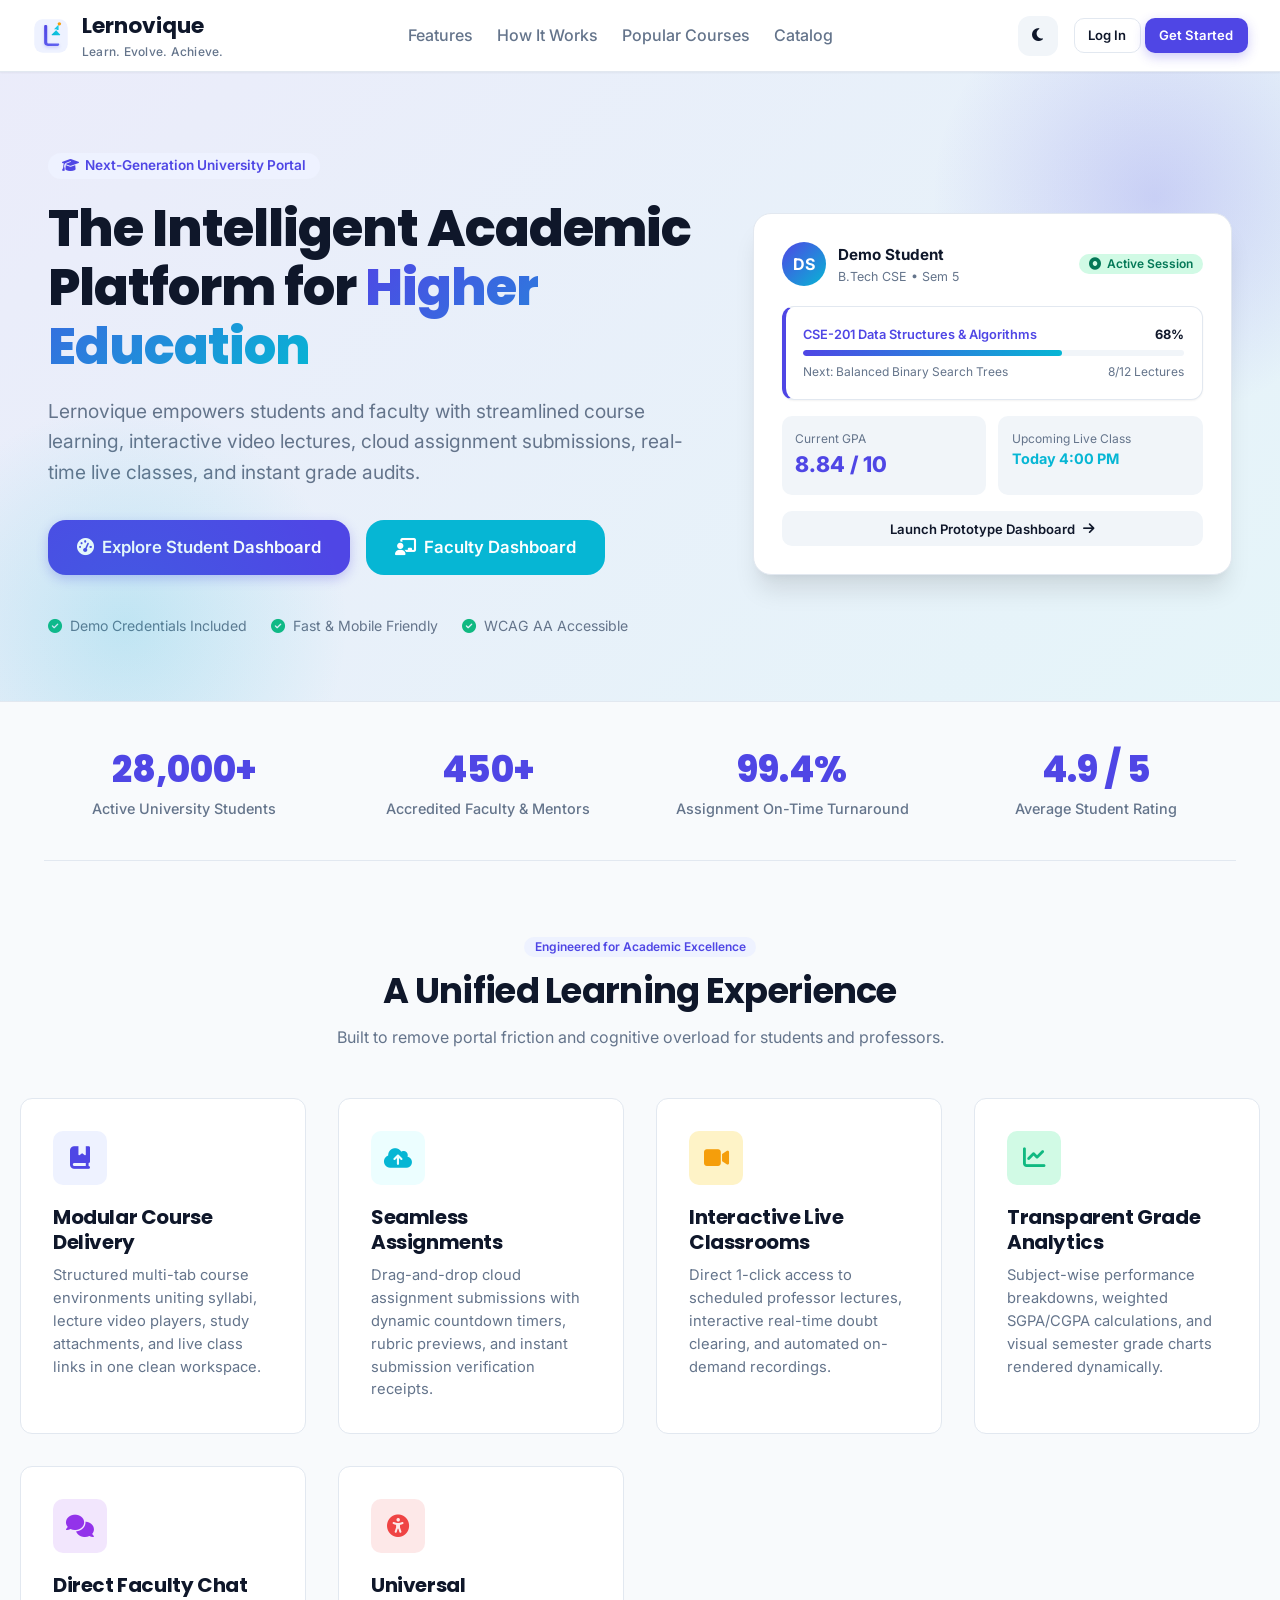
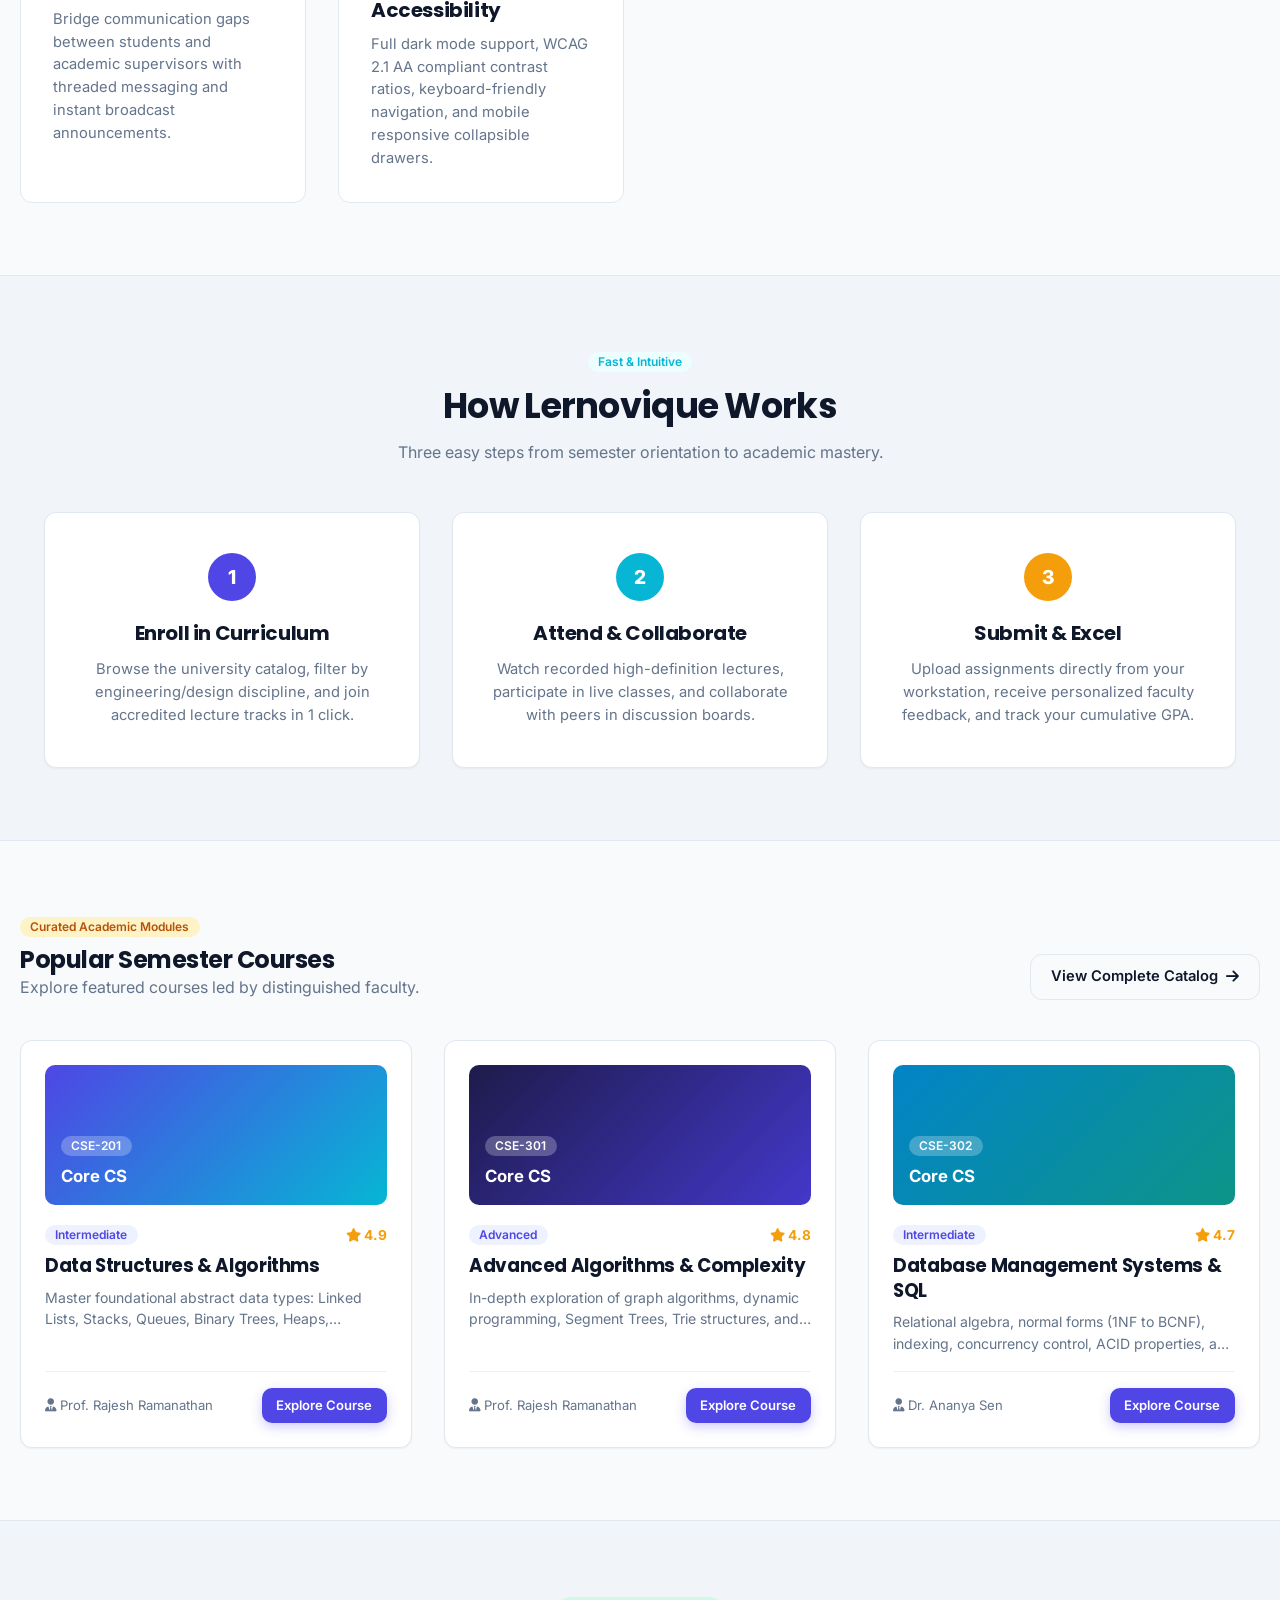
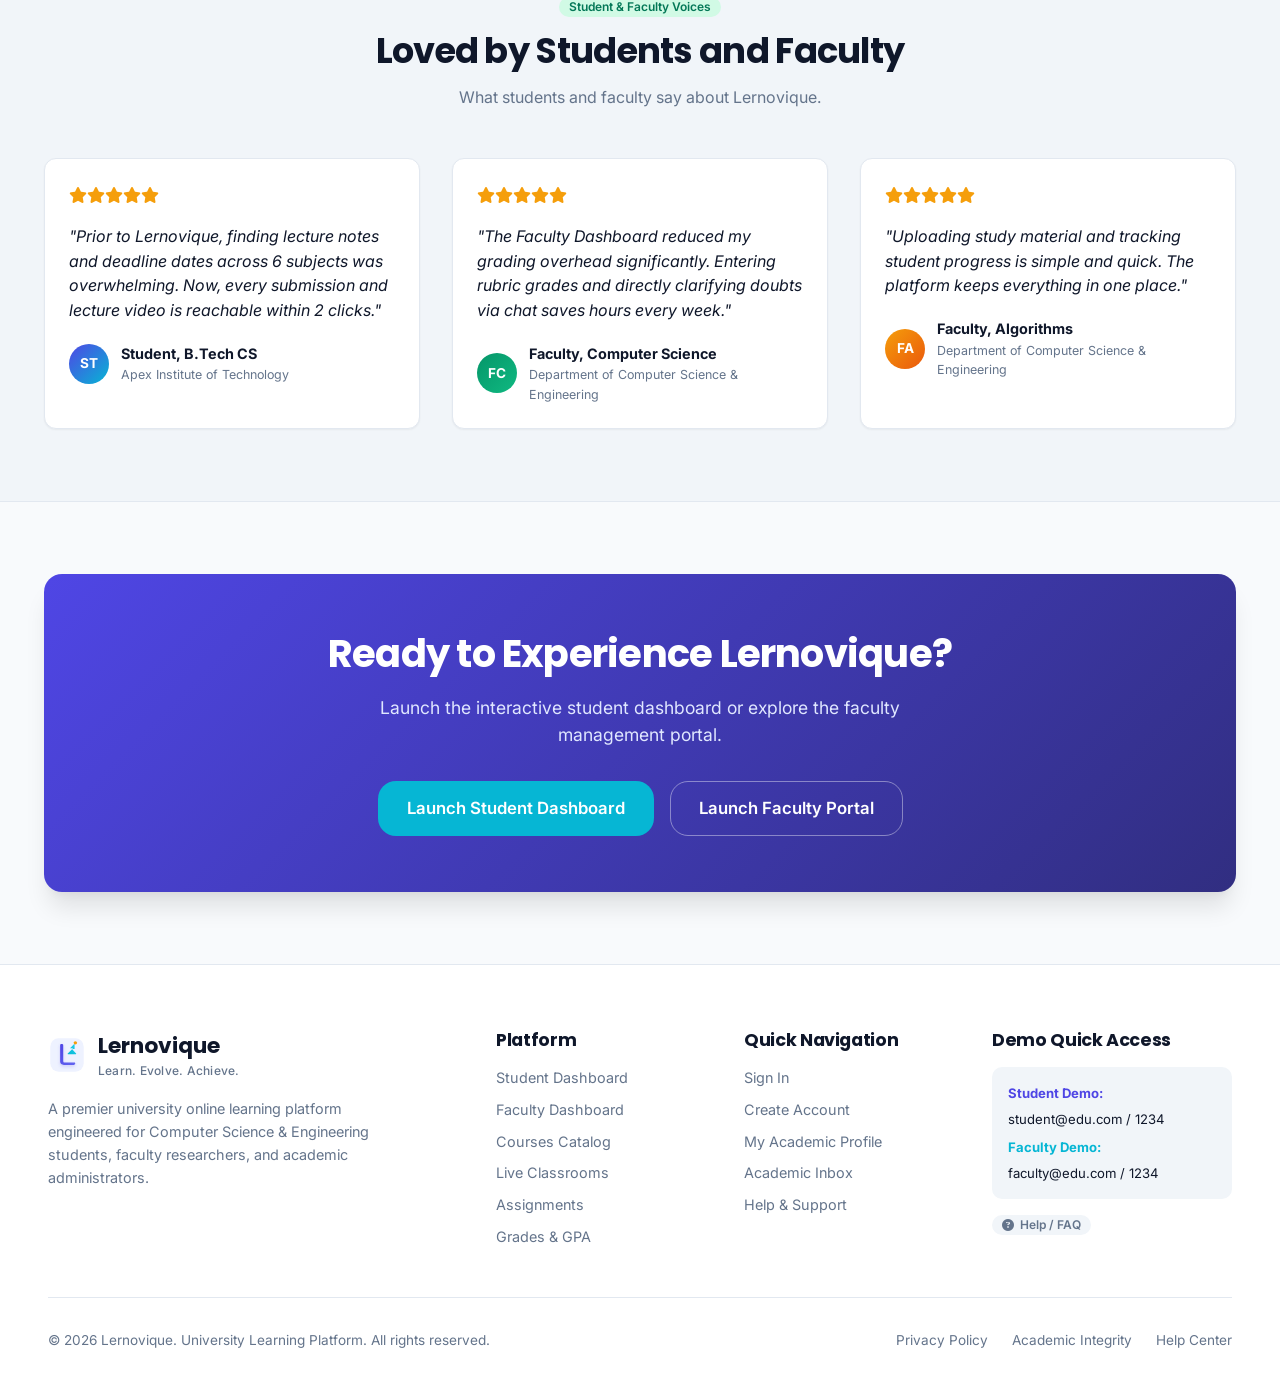
<file: index.html>
<!DOCTYPE html>
<html lang="en">

<head>
  <meta charset="UTF-8">
  <meta name="viewport" content="width=device-width, initial-scale=1.0">
  <title>Lernovique - University Online Learning Platform | Learn. Evolve. Achieve.</title>
  <meta name="description"
    content="Lernovique is a state-of-the-art university online learning platform empowering students and faculty with modern course delivery, interactive assignments, live classrooms, and real-time grades.">
  <link rel="icon" type="image/svg+xml" href="assets/logo.svg">
  <link rel="stylesheet" href="https://cdnjs.cloudflare.com/ajax/libs/font-awesome/6.4.0/css/all.min.css">
  <link rel="stylesheet" href="css/style.css">
  <style>
    /* Landing page custom hero & section styling */
    .hero-section {
      background: linear-gradient(135deg, rgba(79, 70, 229, 0.08) 0%, rgba(6, 182, 212, 0.08) 100%);
      padding: 5rem 1.5rem 4rem;
      border-bottom: 1px solid var(--border-color);
      position: relative;
      overflow: hidden;
    }

    .hero-glow-1 {
      position: absolute;
      top: -100px;
      right: -100px;
      width: 450px;
      height: 450px;
      background: radial-gradient(circle, rgba(79, 70, 229, 0.2) 0%, transparent 70%);
      pointer-events: none;
    }

    .hero-glow-2 {
      position: absolute;
      bottom: -150px;
      left: -100px;
      width: 450px;
      height: 450px;
      background: radial-gradient(circle, rgba(6, 182, 212, 0.18) 0%, transparent 70%);
      pointer-events: none;
    }

    .hero-grid {
      display: grid;
      grid-template-columns: 1.15fr 0.85fr;
      gap: 3.5rem;
      align-items: center;
    }

    .hero-title {
      font-size: 3.2rem;
      font-weight: 800;
      line-height: 1.15;
      margin-bottom: 1.25rem;
    }

    .hero-title .gradient-text {
      background: linear-gradient(135deg, var(--primary) 0%, var(--secondary) 100%);
      -webkit-background-clip: text;
      -webkit-text-fill-color: transparent;
    }

    .hero-lead {
      font-size: 1.2rem;
      color: var(--text-muted);
      margin-bottom: 2rem;
      line-height: 1.6;
    }

    .hero-cta-group {
      display: flex;
      gap: 1rem;
      flex-wrap: wrap;
      margin-bottom: 2.5rem;
    }

    .hero-card-preview {
      background: var(--bg-surface);
      border: 1px solid var(--border-color);
      border-radius: var(--radius-xl);
      padding: 1.75rem;
      box-shadow: var(--shadow-xl);
      position: relative;
    }

    .stats-bar {
      display: grid;
      grid-template-columns: repeat(4, 1fr);
      gap: 1.5rem;
      padding: 2.5rem 0;
      border-bottom: 1px solid var(--border-color);
    }

    .stat-item {
      text-align: center;
    }

    .stat-number {
      font-size: 2.25rem;
      font-weight: 800;
      color: var(--primary);
      font-family: var(--font-heading);
    }

    .stat-label {
      color: var(--text-muted);
      font-size: 0.9rem;
      font-weight: 500;
    }

    .section-spacing {
      padding: 4.5rem 0;
    }

    .section-header {
      text-align: center;
      max-width: 680px;
      margin: 0 auto 3rem;
    }

    .section-header h2 {
      font-size: 2.2rem;
      margin-bottom: 0.75rem;
    }

    .features-grid {
      display: grid;
      grid-template-columns: repeat(auto-fit, minmax(280px, 1fr));
      gap: 2rem;
    }

    .feature-card {
      background: var(--bg-surface);
      border: 1px solid var(--border-color);
      border-radius: var(--radius-lg);
      padding: 2rem;
      transition: all var(--transition-fast);
    }

    .feature-card:hover {
      transform: translateY(-5px);
      box-shadow: var(--shadow-lg);
      border-color: var(--primary);
    }

    .feature-icon-wrapper {
      width: 54px;
      height: 54px;
      border-radius: var(--radius-md);
      display: flex;
      align-items: center;
      justify-content: center;
      font-size: 1.4rem;
      margin-bottom: 1.25rem;
    }

    .course-card-grid {
      display: grid;
      grid-template-columns: repeat(auto-fit, minmax(320px, 1fr));
      gap: 2rem;
    }

    .landing-footer {
      background: var(--bg-surface);
      border-top: 1px solid var(--border-color);
      padding: 4rem 1.5rem 2rem;
    }

    .footer-grid {
      display: grid;
      grid-template-columns: 2fr 1fr 1fr 1.2fr;
      gap: 3rem;
      margin-bottom: 3rem;
    }

    @media (max-width: 900px) {
      .hero-grid {
        grid-template-columns: 1fr;
      }

      .hero-title {
        font-size: 2.4rem;
      }

      .stats-bar {
        grid-template-columns: repeat(2, 1fr);
      }

      .footer-grid {
        grid-template-columns: 1fr 1fr;
      }
    }

    @media (max-width: 600px) {
      .footer-grid {
        grid-template-columns: 1fr;
      }
    }
  </style>
</head>

<body>

  <!-- Top Navigation Bar -->
  <header class="top-navbar">
    <div class="navbar-left">
      <a href="index.html" class="brand-badge">
        <img src="assets/logo.svg" alt="Lernovique Logo" class="brand-logo-img">
        <div>
          <span>Lernovique</span>
          <span class="brand-tagline-text">Learn. Evolve. Achieve.</span>
        </div>
      </a>
    </div>

    <nav class="navbar-center" style="display: flex; gap: 1.5rem; align-items: center;">
      <a href="#features" style="font-weight: 500; color: var(--text-muted);">Features</a>
      <a href="#how-it-works" style="font-weight: 500; color: var(--text-muted);">How It Works</a>
      <a href="#courses" style="font-weight: 500; color: var(--text-muted);">Popular Courses</a>
      <a href="pages/courses.html" style="font-weight: 500; color: var(--text-muted);">Catalog</a>
    </nav>

    <div class="navbar-right">
      <button class="btn btn-icon-only btn-subtle theme-toggle-btn" onclick="toggleTheme()" aria-label="Toggle Theme">
        <i class="fa-solid fa-moon"></i>
      </button>

      <div class="guest-only" style="display: flex; gap: 0.75rem;">
        <a href="pages/login.html" class="btn btn-outline btn-sm">Log In</a>
        <a href="pages/login.html?tab=register" class="btn btn-primary btn-sm">Get Started</a>
      </div>

      <div class="auth-only" style="display: none; align-items: center; gap: 0.75rem;">
        <a id="navDashboardBtn" href="pages/dashboard.html" class="btn btn-primary btn-sm">Dashboard</a>
        <button class="btn btn-outline btn-sm" onclick="handleLogout()">Sign Out</button>
      </div>
    </div>
  </header>

  <!-- Hero Section -->
  <section class="hero-section">
    <div class="hero-glow-1"></div>
    <div class="hero-glow-2"></div>
    <div class="container hero-grid">
      <div>
        <div class="badge badge-primary" style="margin-bottom: 1.25rem; font-size: 0.85rem; padding: 0.4rem 0.9rem;">
          <i class="fa-solid fa-graduation-cap"></i> Next-Generation University Portal
        </div>
        <h1 class="hero-title">
          The Intelligent Academic Platform for <span class="gradient-text">Higher Education</span>
        </h1>
        <p class="hero-lead">
          Lernovique empowers students and faculty with streamlined course learning, interactive video lectures, cloud
          assignment submissions, real-time live classes, and instant grade audits.
        </p>

        <div class="hero-cta-group">
          <a href="pages/dashboard.html" data-landing-cta="student" class="btn btn-primary btn-lg">
            <i class="fa-solid fa-gauge-high"></i> Explore Student Dashboard
          </a>
          <a href="pages/faculty-dashboard.html" data-landing-cta="faculty" class="btn btn-secondary btn-lg">
            <i class="fa-solid fa-chalkboard-user"></i> Faculty Dashboard
          </a>
        </div>

        <div style="display: flex; align-items: center; gap: 1.5rem; font-size: 0.88rem; color: var(--text-muted);">
          <div style="display: flex; align-items: center; gap: 0.5rem;">
            <i class="fa-solid fa-circle-check" style="color: var(--success);"></i> Demo Credentials Included
          </div>
          <div style="display: flex; align-items: center; gap: 0.5rem;">
            <i class="fa-solid fa-circle-check" style="color: var(--success);"></i> Fast & Mobile Friendly
          </div>
          <div style="display: flex; align-items: center; gap: 0.5rem;">
            <i class="fa-solid fa-circle-check" style="color: var(--success);"></i> WCAG AA Accessible
          </div>
        </div>
      </div>

      <!-- Hero Card Interactive Teaser -->
      <div class="hero-card-preview">
        <div style="display: flex; justify-content: space-between; align-items: center; margin-bottom: 1.25rem;">
          <div style="display: flex; align-items: center; gap: 0.75rem;">
            <div class="user-avatar" style="width: 44px; height: 44px; font-size: 1rem;">DS</div>
            <div>
              <div style="font-weight: 700; font-size: 0.95rem;">Demo Student</div>
              <div style="font-size: 0.78rem; color: var(--text-muted);">B.Tech CSE • Sem 5</div>
            </div>
          </div>
          <span class="badge badge-success"><i class="fa-solid fa-circle-dot"></i> Active Session</span>
        </div>

        <div class="card" style="margin-bottom: 1rem; border-left: 4px solid var(--primary); padding: 1.1rem;">
          <div style="display: flex; justify-content: space-between; font-size: 0.8rem; margin-bottom: 0.35rem;">
            <span style="font-weight: 600; color: var(--primary);">CSE-201 Data Structures & Algorithms</span>
            <span style="font-weight: 700;">68%</span>
          </div>
          <div class="progress-bar-container" style="height: 6px;">
            <div class="progress-bar-fill" style="width: 68%;"></div>
          </div>
          <div
            style="font-size: 0.75rem; color: var(--text-muted); margin-top: 0.4rem; display: flex; justify-content: space-between;">
            <span>Next: Balanced Binary Search Trees</span>
            <span>8/12 Lectures</span>
          </div>
        </div>

        <div style="display: grid; grid-template-columns: 1fr 1fr; gap: 0.75rem; margin-bottom: 1rem;">
          <div style="background: var(--bg-subtle); padding: 0.85rem; border-radius: var(--radius-md);">
            <div style="font-size: 0.75rem; color: var(--text-muted);">Current GPA</div>
            <div style="font-size: 1.35rem; font-weight: 800; color: var(--primary);">8.84 / 10</div>
          </div>
          <div style="background: var(--bg-subtle); padding: 0.85rem; border-radius: var(--radius-md);">
            <div style="font-size: 0.75rem; color: var(--text-muted);">Upcoming Live Class</div>
            <div style="font-size: 0.9rem; font-weight: 700; color: var(--secondary);">Today 4:00 PM</div>
          </div>
        </div>

        <div style="text-align: center;">
          <a href="pages/dashboard.html" data-landing-cta="student" class="btn btn-subtle btn-sm" style="width: 100%;">
            Launch Prototype Dashboard <i class="fa-solid fa-arrow-right"></i>
          </a>
        </div>
      </div>
    </div>
  </section>

  <!-- Statistics Bar -->
  <section class="container">
    <div class="stats-bar">
      <div class="stat-item">
        <div class="stat-number">28,000+</div>
        <div class="stat-label">Active University Students</div>
      </div>
      <div class="stat-item">
        <div class="stat-number">450+</div>
        <div class="stat-label">Accredited Faculty & Mentors</div>
      </div>
      <div class="stat-item">
        <div class="stat-number">99.4%</div>
        <div class="stat-label">Assignment On-Time Turnaround</div>
      </div>
      <div class="stat-item">
        <div class="stat-number">4.9 / 5</div>
        <div class="stat-label">Average Student Rating</div>
      </div>
    </div>
  </section>

  <!-- Features Section -->
  <section id="features" class="container section-spacing">
    <div class="section-header">
      <span class="badge badge-primary" style="margin-bottom: 0.75rem;">Engineered for Academic Excellence</span>
      <h2>A Unified Learning Experience</h2>
      <p style="color: var(--text-muted);">Built to remove portal friction and cognitive overload for students and professors.</p>
    </div>

    <div class="features-grid">
      <div class="feature-card">
        <div class="feature-icon-wrapper" style="background: var(--primary-light); color: var(--primary);">
          <i class="fa-solid fa-book-bookmark"></i>
        </div>
        <h3 style="margin-bottom: 0.6rem;">Modular Course Delivery</h3>
        <p style="color: var(--text-muted); font-size: 0.92rem;">
          Structured multi-tab course environments uniting syllabi, lecture video players, study attachments, and live
          class links in one clean workspace.
        </p>
      </div>

      <div class="feature-card">
        <div class="feature-icon-wrapper" style="background: var(--secondary-light); color: var(--secondary);">
          <i class="fa-solid fa-cloud-arrow-up"></i>
        </div>
        <h3 style="margin-bottom: 0.6rem;">Seamless Assignments</h3>
        <p style="color: var(--text-muted); font-size: 0.92rem;">
          Drag-and-drop cloud assignment submissions with dynamic countdown timers, rubric previews, and instant
          submission verification receipts.
        </p>
      </div>

      <div class="feature-card">
        <div class="feature-icon-wrapper" style="background: var(--accent-light); color: var(--accent);">
          <i class="fa-solid fa-video"></i>
        </div>
        <h3 style="margin-bottom: 0.6rem;">Interactive Live Classrooms</h3>
        <p style="color: var(--text-muted); font-size: 0.92rem;">
          Direct 1-click access to scheduled professor lectures, interactive real-time doubt clearing, and automated
          on-demand recordings.
        </p>
      </div>

      <div class="feature-card">
        <div class="feature-icon-wrapper" style="background: var(--success-light); color: var(--success);">
          <i class="fa-solid fa-chart-line"></i>
        </div>
        <h3 style="margin-bottom: 0.6rem;">Transparent Grade Analytics</h3>
        <p style="color: var(--text-muted); font-size: 0.92rem;">
          Subject-wise performance breakdowns, weighted SGPA/CGPA calculations, and visual semester grade charts
          rendered dynamically.
        </p>
      </div>

      <div class="feature-card">
        <div class="feature-icon-wrapper" style="background: rgba(147, 51, 234, 0.12); color: #9333EA;">
          <i class="fa-solid fa-comments"></i>
        </div>
        <h3 style="margin-bottom: 0.6rem;">Direct Faculty Chat</h3>
        <p style="color: var(--text-muted); font-size: 0.92rem;">
          Bridge communication gaps between students and academic supervisors with threaded messaging and instant
          broadcast announcements.
        </p>
      </div>

      <div class="feature-card">
        <div class="feature-icon-wrapper" style="background: rgba(239, 68, 68, 0.12); color: var(--danger);">
          <i class="fa-solid fa-universal-access"></i>
        </div>
        <h3 style="margin-bottom: 0.6rem;">Universal Accessibility</h3>
        <p style="color: var(--text-muted); font-size: 0.92rem;">
          Full dark mode support, WCAG 2.1 AA compliant contrast ratios, keyboard-friendly navigation, and mobile
          responsive collapsible drawers.
        </p>
      </div>
    </div>
  </section>

  <!-- How It Works Section -->
  <section id="how-it-works"
    style="background-color: var(--bg-subtle); padding: 4.5rem 0; border-top: 1px solid var(--border-color); border-bottom: 1px solid var(--border-color);">
    <div class="container">
      <div class="section-header">
        <span class="badge badge-secondary" style="margin-bottom: 0.75rem;">Fast & Intuitive</span>
        <h2>How Lernovique Works</h2>
        <p style="color: var(--text-muted);">Three easy steps from semester orientation to academic mastery.</p>
      </div>

      <div style="display: grid; grid-template-columns: repeat(auto-fit, minmax(280px, 1fr)); gap: 2rem;">
        <div class="card" style="text-align: center; padding: 2.5rem 1.5rem;">
          <div
            style="width: 48px; height: 48px; border-radius: 50%; background: var(--primary); color: #fff; display: flex; align-items: center; justify-content: center; margin: 0 auto 1.25rem; font-weight: 800; font-size: 1.2rem;">
            1</div>
          <h3 style="margin-bottom: 0.75rem;">Enroll in Curriculum</h3>
          <p style="color: var(--text-muted); font-size: 0.92rem;">Browse the university catalog, filter by
            engineering/design discipline, and join accredited lecture tracks in 1 click.</p>
        </div>

        <div class="card" style="text-align: center; padding: 2.5rem 1.5rem;">
          <div
            style="width: 48px; height: 48px; border-radius: 50%; background: var(--secondary); color: #fff; display: flex; align-items: center; justify-content: center; margin: 0 auto 1.25rem; font-weight: 800; font-size: 1.2rem;">
            2</div>
          <h3 style="margin-bottom: 0.75rem;">Attend & Collaborate</h3>
          <p style="color: var(--text-muted); font-size: 0.92rem;">Watch recorded high-definition lectures, participate
            in live classes, and collaborate with peers in discussion boards.</p>
        </div>

        <div class="card" style="text-align: center; padding: 2.5rem 1.5rem;">
          <div
            style="width: 48px; height: 48px; border-radius: 50%; background: var(--accent); color: #fff; display: flex; align-items: center; justify-content: center; margin: 0 auto 1.25rem; font-weight: 800; font-size: 1.2rem;">
            3</div>
          <h3 style="margin-bottom: 0.75rem;">Submit & Excel</h3>
          <p style="color: var(--text-muted); font-size: 0.92rem;">Upload assignments directly from your workstation,
            receive personalized faculty feedback, and track your cumulative GPA.</p>
        </div>
      </div>
    </div>
  </section>

  <!-- Popular Courses Section -->
  <section id="courses" class="container section-spacing">
    <div
      style="display: flex; justify-content: space-between; align-items: flex-end; margin-bottom: 2.5rem; flex-wrap: wrap; gap: 1rem;">
      <div>
        <span class="badge badge-accent" style="margin-bottom: 0.5rem;">Curated Academic Modules</span>
        <h2>Popular Semester Courses</h2>
        <p style="color: var(--text-muted);">Explore featured courses led by distinguished faculty.</p>
      </div>
      <a href="pages/courses.html" class="btn btn-outline">
        View Complete Catalog <i class="fa-solid fa-arrow-right"></i>
      </a>
    </div>

    <div class="course-card-grid" id="featured-courses-container">
      <!-- Injected via JavaScript from mock-data.js -->
    </div>
  </section>

  <!-- Testimonials -->
  <section
    style="background-color: var(--bg-subtle); padding: 4.5rem 0; border-top: 1px solid var(--border-color); border-bottom: 1px solid var(--border-color);">
    <div class="container">
      <div class="section-header">
        <span class="badge badge-success" style="margin-bottom: 0.75rem;">Student & Faculty Voices</span>
        <h2>Loved by Students and Faculty</h2>
        <p style="color: var(--text-muted);">What students and faculty say about Lernovique.</p>
      </div>

      <div style="display: grid; grid-template-columns: repeat(auto-fit, minmax(300px, 1fr)); gap: 2rem;">
        <div class="card">
          <div style="color: #F59E0B; margin-bottom: 1rem;">
            <i class="fa-solid fa-star"></i><i class="fa-solid fa-star"></i><i class="fa-solid fa-star"></i><i
              class="fa-solid fa-star"></i><i class="fa-solid fa-star"></i>
          </div>
          <p style="font-style: italic; color: var(--text-main); margin-bottom: 1.25rem;">
            "Prior to Lernovique, finding lecture notes and deadline dates across 6 subjects was overwhelming. Now,
            every submission and lecture video is reachable within 2 clicks."
          </p>
          <div style="display: flex; align-items: center; gap: 0.75rem;">
            <div class="user-avatar" style="width: 40px; height: 40px;">ST</div>
            <div>
              <div style="font-weight: 700; font-size: 0.9rem;">Student, B.Tech CS</div>
              <div style="font-size: 0.78rem; color: var(--text-muted);">Apex Institute of Technology</div>
            </div>
          </div>
        </div>

        <div class="card">
          <div style="color: #F59E0B; margin-bottom: 1rem;">
            <i class="fa-solid fa-star"></i><i class="fa-solid fa-star"></i><i class="fa-solid fa-star"></i><i
              class="fa-solid fa-star"></i><i class="fa-solid fa-star"></i>
          </div>
          <p style="font-style: italic; color: var(--text-main); margin-bottom: 1.25rem;">
            "The Faculty Dashboard reduced my grading overhead significantly. Entering rubric grades and directly
            clarifying doubts via chat saves hours every week."
          </p>
          <div style="display: flex; align-items: center; gap: 0.75rem;">
            <div class="user-avatar"
              style="width: 40px; height: 40px; background: linear-gradient(135deg, #059669, #10B981);">FC</div>
            <div>
              <div style="font-weight: 700; font-size: 0.9rem;">Faculty, Computer Science</div>
              <div style="font-size: 0.78rem; color: var(--text-muted);">Department of Computer Science & Engineering</div>
            </div>
          </div>
        </div>

        <div class="card">
          <div style="color: #F59E0B; margin-bottom: 1rem;">
            <i class="fa-solid fa-star"></i><i class="fa-solid fa-star"></i><i class="fa-solid fa-star"></i><i
              class="fa-solid fa-star"></i><i class="fa-solid fa-star"></i>
          </div>
          <p style="font-style: italic; color: var(--text-main); margin-bottom: 1.25rem;">
            "Uploading study material and tracking student progress is simple and quick. The platform keeps everything in one place."
          </p>
          <div style="display: flex; align-items: center; gap: 0.75rem;">
            <div class="user-avatar"
              style="width: 40px; height: 40px; background: linear-gradient(135deg, #F59E0B, #EA580C);">FA</div>
            <div>
              <div style="font-weight: 700; font-size: 0.9rem;">Faculty, Algorithms</div>
              <div style="font-size: 0.78rem; color: var(--text-muted);">Department of Computer Science & Engineering</div>
            </div>
          </div>
        </div>
      </div>
    </div>
  </section>

  <!-- CTA Banner -->
  <section class="container" style="padding: 4.5rem 1.5rem;">
    <div
      style="background: linear-gradient(135deg, var(--primary) 0%, #312E81 100%); border-radius: var(--radius-xl); padding: 3.5rem 2rem; color: #FFFFFF; text-align: center; position: relative; overflow: hidden; box-shadow: var(--shadow-xl);">
      <h2 style="color: #FFFFFF; font-size: 2.4rem; margin-bottom: 1rem;">Ready to Experience Lernovique?</h2>
      <p style="color: #E0E7FF; max-width: 620px; margin: 0 auto 2rem; font-size: 1.1rem;">
        Launch the interactive student dashboard or explore the faculty management portal.
      </p>
      <div style="display: flex; justify-content: center; gap: 1rem; flex-wrap: wrap;">
        <a href="pages/dashboard.html" data-landing-cta="student" class="btn btn-secondary btn-lg">Launch Student Dashboard</a>
        <a href="pages/faculty-dashboard.html" data-landing-cta="faculty" class="btn btn-outline btn-lg"
          style="color: #FFFFFF; border-color: rgba(255,255,255,0.4);">Launch Faculty Portal</a>
      </div>
    </div>
  </section>

  <!-- Footer -->
  <footer class="landing-footer">
    <div class="container">
      <div class="footer-grid">
        <div>
          <div class="brand-badge" style="margin-bottom: 1rem;">
            <img src="assets/logo.svg" alt="Lernovique Logo" class="brand-logo-img">
            <div>
              <span>Lernovique</span>
              <span class="brand-tagline-text">Learn. Evolve. Achieve.</span>
            </div>
          </div>
          <p style="color: var(--text-muted); font-size: 0.9rem; line-height: 1.6; max-width: 340px;">
            A premier university online learning platform engineered for Computer Science & Engineering students,
            faculty researchers, and academic administrators.
          </p>
        </div>

        <div>
          <h4 style="margin-bottom: 1rem;">Platform</h4>
          <ul style="list-style: none; display: flex; flex-direction: column; gap: 0.6rem; font-size: 0.9rem;">
            <li><a href="pages/dashboard.html" style="color: var(--text-muted);">Student Dashboard</a></li>
            <li><a href="pages/faculty-dashboard.html" style="color: var(--text-muted);">Faculty Dashboard</a></li>
            <li><a href="pages/courses.html" style="color: var(--text-muted);">Courses Catalog</a></li>
            <li><a href="pages/live.html" style="color: var(--text-muted);">Live Classrooms</a></li>
            <li><a href="pages/assignments.html" style="color: var(--text-muted);">Assignments</a></li>
            <li><a href="pages/grades.html" style="color: var(--text-muted);">Grades & GPA</a></li>
          </ul>
        </div>

        <div>
          <h4 style="margin-bottom: 1rem;">Quick Navigation</h4>
          <ul style="list-style: none; display: flex; flex-direction: column; gap: 0.6rem; font-size: 0.9rem;">
            <li><a href="pages/login.html" style="color: var(--text-muted);">Sign In</a></li>
            <li><a href="pages/login.html?tab=register" style="color: var(--text-muted);">Create Account</a></li>
            <li><a href="pages/profile.html" style="color: var(--text-muted);">My Academic Profile</a></li>
            <li><a href="pages/messages.html" style="color: var(--text-muted);">Academic Inbox</a></li>
            <li><a href="pages/help.html" style="color: var(--text-muted);">Help & Support</a></li>
          </ul>
        </div>

        <div>
          <h4 style="margin-bottom: 1rem;">Demo Quick Access</h4>
          <div
            style="background: var(--bg-subtle); padding: 1rem; border-radius: var(--radius-md); font-size: 0.82rem; margin-bottom: 1rem;">
            <div style="font-weight: 700; margin-bottom: 0.35rem; color: var(--primary);">Student Demo:</div>
            <div>student@edu.com / 1234</div>
            <div style="font-weight: 700; margin-top: 0.5rem; margin-bottom: 0.35rem; color: var(--secondary);">Faculty
              Demo:</div>
            <div>faculty@edu.com / 1234</div>
          </div>
          <div style="display: flex; gap: 0.75rem;">
            <a href="pages/help.html" class="badge badge-subtle"><i class="fa-solid fa-circle-question"></i> Help /
              FAQ</a>
          </div>
        </div>
      </div>

      <div
        style="border-top: 1px solid var(--border-color); padding-top: 2rem; display: flex; justify-content: space-between; align-items: center; flex-wrap: wrap; gap: 1rem; font-size: 0.85rem; color: var(--text-muted);">
        <div>&copy; 2026 Lernovique. University Learning Platform. All rights reserved.</div>
        <div style="display: flex; gap: 1.5rem;">
          <a href="pages/help.html#privacy-policy" style="color: var(--text-muted);">Privacy Policy</a>
          <a href="pages/help.html#academic-integrity" style="color: var(--text-muted);">Academic Integrity</a>
          <a href="pages/help.html" style="color: var(--text-muted);">Help Center</a>
        </div>
      </div>
    </div>
  </footer>

  <!-- Scripts -->
  <script src="js/mock-data.js"></script>
  <script src="js/app.js"></script>
  <script>
    // Populate featured courses on landing page
    document.addEventListener("DOMContentLoaded", () => {
      const data = getLernoviqueData();
      const container = document.getElementById("featured-courses-container");
      if (container && data.courses) {
        const topCourses = data.courses.slice(0, 3);
        container.innerHTML = topCourses.map(course => `
          <div class="card card-interactive" style="display: flex; flex-direction: column;">
            <div style="height: 140px; border-radius: var(--radius-md); background: ${course.thumbnailGradient}; margin-bottom: 1.25rem; display: flex; align-items: flex-end; padding: 1rem; color: #FFFFFF;">
              <div>
                <span class="badge" style="background: rgba(255,255,255,0.25); color: #FFFFFF; backdrop-filter: blur(4px); margin-bottom: 0.4rem;">${course.code}</span>
                <div style="font-weight: 700; font-size: 1.05rem;">${course.category}</div>
              </div>
            </div>
            <div style="flex: 1;">
              <div style="display: flex; justify-content: space-between; align-items: center; margin-bottom: 0.5rem;">
                <span class="badge badge-primary">${course.level}</span>
                <span style="font-size: 0.85rem; font-weight: 700; color: #F59E0B;"><i class="fa-solid fa-star"></i> ${course.rating}</span>
              </div>
              <h3 style="font-size: 1.15rem; margin-bottom: 0.5rem; line-height: 1.35;">${course.title}</h3>
              <p style="color: var(--text-muted); font-size: 0.88rem; margin-bottom: 1rem; display: -webkit-box; -webkit-line-clamp: 2; -webkit-box-orient: vertical; overflow: hidden;">
                ${course.description}
              </p>
            </div>
            <div style="border-top: 1px solid var(--border-subtle); padding-top: 1rem; display: flex; justify-content: space-between; align-items: center;">
              <span style="font-size: 0.82rem; color: var(--text-muted);"><i class="fa-solid fa-user-tie"></i> ${course.instructor}</span>
              <a href="pages/course-detail.html?id=${course.id}" class="btn btn-primary btn-sm">Explore Course</a>
            </div>
          </div>
        `).join("");
      }
    });
  </script>
</body>

</html>
</file>
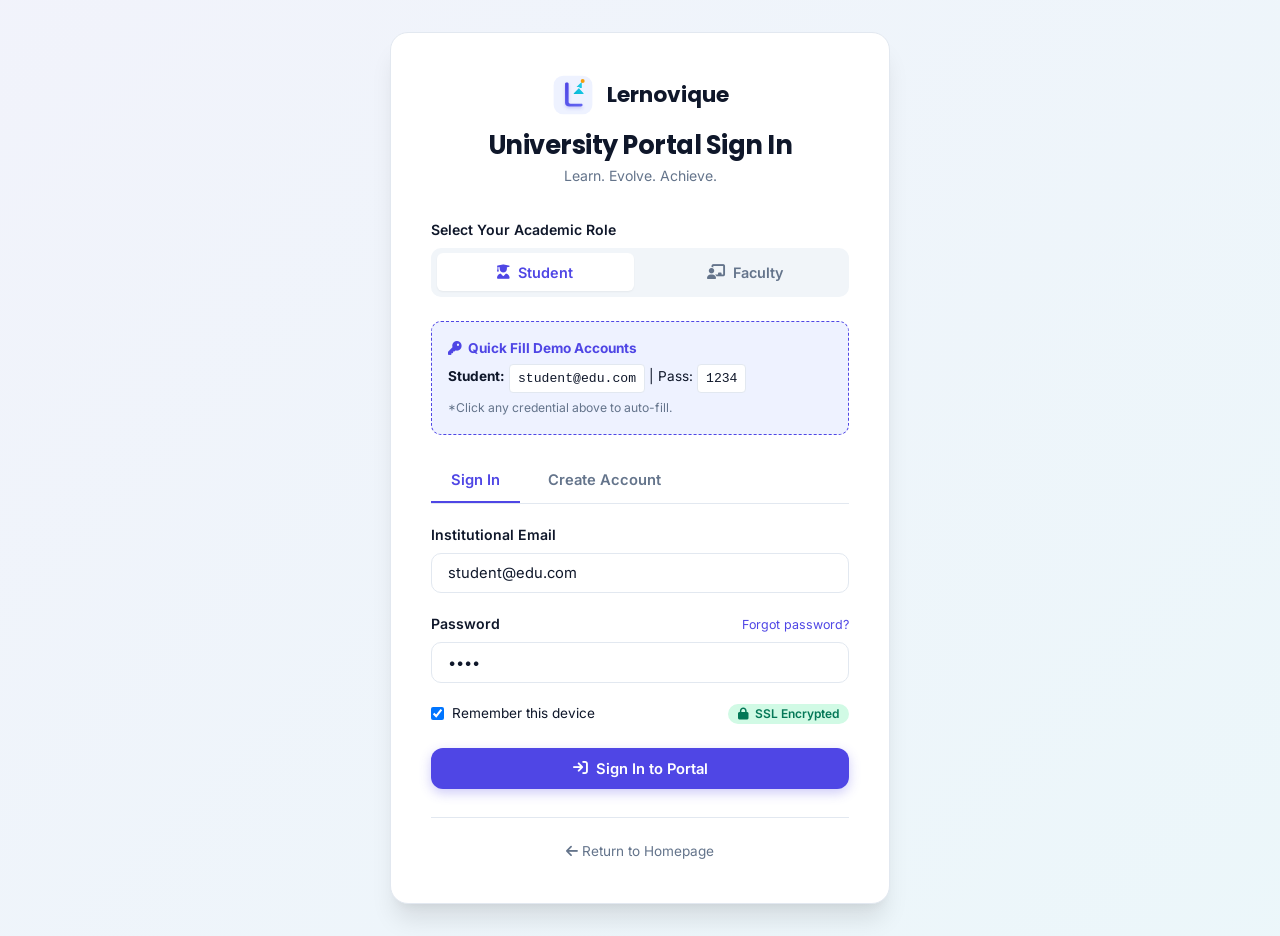
<file: pages/assignments.html>
<!DOCTYPE html>
<html lang="en">
<head>
  <meta charset="UTF-8">
  <meta name="viewport" content="width=device-width, initial-scale=1.0">
  <title>Assignments & Submissions | Lernovique - University Online Learning Platform</title>
  <meta name="description" content="View coursework assignments, submit files via drag-and-drop, track evaluation rubrics and grades.">
  <link rel="icon" type="image/svg+xml" href="../assets/logo.svg">
  <link rel="stylesheet" href="https://cdnjs.cloudflare.com/ajax/libs/font-awesome/6.4.0/css/all.min.css">
  <link rel="stylesheet" href="../css/style.css">
  <style>
    .dropzone-area {
      border: 2px dashed var(--primary);
      border-radius: var(--radius-lg);
      padding: 2.5rem 1.5rem;
      text-align: center;
      background: var(--primary-light);
      cursor: pointer;
      transition: all var(--transition-fast);
      margin-bottom: 1.25rem;
    }
    .dropzone-area:hover, .dropzone-area.dragover {
      background: rgba(79, 70, 229, 0.15);
      border-color: var(--primary-hover);
      transform: scale(1.01);
    }
    .status-tab-btn {
      padding: 0.5rem 1rem;
      border-radius: var(--radius-md);
      border: 1px solid var(--border-color);
      background: var(--bg-surface);
      font-size: 0.88rem;
      font-weight: 600;
      cursor: pointer;
      display: flex;
      align-items: center;
      gap: 0.5rem;
    }
    .status-tab-btn.active {
      background: var(--primary);
      color: #FFF;
      border-color: var(--primary);
    }
  </style>
</head>
<body>

  <div class="site-wrapper">
    <aside class="sidebar">
      <div class="sidebar-header">
        <a href="../index.html" class="brand-badge">
          <img src="../assets/logo.svg" alt="Lernovique" class="brand-logo-img">
          <span>Lernovique</span>
        </a>
      </div>

      <ul class="sidebar-menu">
        <li class="sidebar-section-title">Academic Main</li>
        <li><a href="dashboard.html" class="sidebar-link"><i class="fa-solid fa-gauge-high"></i> Dashboard</a></li>
        <li><a href="courses.html" class="sidebar-link"><i class="fa-solid fa-graduation-cap"></i> Courses Catalog</a></li>
        <li><a href="live.html" class="sidebar-link"><i class="fa-solid fa-video"></i> Live Lectures</a></li>
        <li><a href="assignments.html" class="sidebar-link active"><i class="fa-solid fa-list-check"></i> Assignments</a></li>
        <li><a href="grades.html" class="sidebar-link"><i class="fa-solid fa-chart-pie"></i> Grades & GPA</a></li>

        <li class="sidebar-section-title">Communication</li>
        <li><a href="messages.html" class="sidebar-link"><i class="fa-solid fa-comments"></i> Messages <span class="badge badge-accent" style="margin-left:auto;">3</span></a></li>
        <li><a href="profile.html" class="sidebar-link"><i class="fa-solid fa-user-gear"></i> Profile & Settings</a></li>

        <li class="sidebar-section-title">Help</li>
        <li><a href="faculty-dashboard.html" class="sidebar-link"><i class="fa-solid fa-chalkboard-user"></i> Switch to Faculty/Student</a></li>
        <li><a href="help.html" class="sidebar-link"><i class="fa-solid fa-circle-question"></i> Help & FAQ</a></li>
      </ul>

      <div class="sidebar-footer">
        <div class="user-profile-badge" onclick="window.location.href='profile.html'">
          <div class="user-avatar auth-user-avatar">US</div>
          <div class="user-info-text">
            <div class="user-name auth-user-name">User Account</div>
            <div class="user-role-label auth-user-role">Student</div>
          </div>
        </div>
      </div>
    </aside>

    <div class="main-content">
      <header class="top-navbar">
        <div class="navbar-left">
          <button class="mobile-toggle-btn" aria-label="Open Sidebar"><i class="fa-solid fa-bars"></i></button>
          <div class="breadcrumb-nav">
            <a href="dashboard.html">Dashboard</a>
            <span class="breadcrumb-separator">/</span>
            <span>Assignments</span>
          </div>
        </div>

        <div class="navbar-right">
          <button class="btn btn-icon-only btn-subtle theme-toggle-btn" onclick="toggleTheme()" aria-label="Toggle Theme">
            <i class="fa-solid fa-moon"></i>
          </button>
        </div>
      </header>

      <main class="content-body">
        <div class="page-header-row">
          <div>
            <h1 class="page-title">Course Assignments & Submissions</h1>
            <p class="page-subtitle">Track deadlines, upload project deliverables, and inspect faculty feedback.</p>
          </div>
          <div style="display: flex; gap: 0.5rem;" id="statusFilterBar">
            <button class="status-tab-btn active" data-filter="all" onclick="filterByStatus('all', this)">All (10)</button>
            <button class="status-tab-btn" data-filter="Pending" onclick="filterByStatus('Pending', this)">
              <span class="status-dot pending"></span> Pending (2)
            </button>
            <button class="status-tab-btn" data-filter="Submitted" onclick="filterByStatus('Submitted', this)">
              <span class="status-dot active"></span> Submitted (2)
            </button>
            <button class="status-tab-btn" data-filter="Graded" onclick="filterByStatus('Graded', this)">
              <span class="status-dot" style="background:#10B981;"></span> Graded (6)
            </button>
          </div>
        </div>

        <!-- Assignments List Container -->
        <div id="assignmentsListContainer" style="display: flex; flex-direction: column; gap: 1.25rem;">
          <!-- Dynamically populated via JS -->
        </div>
      </main>
    </div>
  </div>

  <!-- Submission Modal Dialog -->
  <div class="modal-overlay" id="submissionModal">
    <div class="modal-box">
      <div class="modal-header">
        <h3 id="modalAsgTitle" style="font-size: 1.15rem;">Submit Course Deliverable</h3>
        <button style="background:none; border:none; font-size:1.2rem; cursor:pointer; color:var(--text-muted);" onclick="closeModal('submissionModal')">&times;</button>
      </div>

      <div class="modal-body">
        <div style="font-size: 0.85rem; color: var(--text-muted); margin-bottom: 1.25rem;" id="modalAsgMeta">
          Course: CSE-201 • Due Date: Oct 25, 2026
        </div>

        <!-- Drag & Drop Zone -->
        <div class="dropzone-area" id="dropzone" onclick="document.getElementById('fileInput').click()">
          <input type="file" id="fileInput" style="display:none;" onchange="handleFileSelect(event)">
          <i class="fa-solid fa-cloud-arrow-up" style="font-size: 2.5rem; color: var(--primary); margin-bottom: 0.75rem;"></i>
          <div style="font-weight: 700; font-size: 1rem; margin-bottom: 0.35rem;" id="dropzoneText">
            Click to upload or drag & drop files here
          </div>
          <div style="font-size: 0.78rem; color: var(--text-muted);">
            Supported formats: PDF, ZIP, SQL, IPYNB, DOCX (Max: 50MB)
          </div>
        </div>

        <div id="selectedFileInfo" style="display:none; background:var(--bg-subtle); padding:0.75rem 1rem; border-radius:var(--radius-md); margin-bottom:1.25rem;">
          <div style="display: flex; justify-content: space-between; align-items: center;">
            <div style="display:flex; align-items:center; gap:0.5rem; font-size:0.88rem; font-weight:600;">
              <i class="fa-solid fa-file-check" style="color:var(--success);"></i>
              <span id="selectedFileName">file.pdf</span>
            </div>
            <span class="badge badge-success">Ready</span>
          </div>
        </div>

        <div class="form-group">
          <label class="form-label" for="submissionComments">Student Notes to Instructor (Optional)</label>
          <textarea id="submissionComments" class="form-control" rows="3" placeholder="Add commentary regarding test coverage, heuristic assumptions, or team contributions..."></textarea>
        </div>

        <div style="font-size: 0.78rem; color: var(--text-muted); display:flex; gap:0.5rem; align-items:center;">
          <i class="fa-solid fa-shield-halved" style="color: var(--primary);"></i>
          <span>Academic Integrity verified via Turnitin plagiarism check.</span>
        </div>
      </div>

      <div class="modal-footer">
        <button class="btn btn-outline btn-sm" onclick="closeModal('submissionModal')">Cancel</button>
        <button class="btn btn-primary btn-sm" id="btnConfirmSubmit" onclick="confirmSubmitAssignment()">
          <i class="fa-solid fa-paper-plane"></i> Finalize Submission
        </button>
      </div>
    </div>
  </div>

  <script src="../js/mock-data.js"></script>
  <script src="../js/app.js"></script>
  <script>
    let activeFilter = "all";
    let activeSubmitAsgId = null;
    let selectedFileObject = null;

    document.addEventListener("DOMContentLoaded", () => {
      checkProtectedPage();
      renderAssignmentsList();

      // Check if URL has asg ID to open submit directly
      const asgParam = getUrlParam("asg");
      if (asgParam) {
        openSubmitModal(asgParam);
      }

      setupDragAndDrop();
    });

    function filterByStatus(status, btn) {
      activeFilter = status;
      document.querySelectorAll(".status-tab-btn").forEach(b => b.classList.remove("active"));
      btn.classList.add("active");
      renderAssignmentsList();
    }

    function renderAssignmentsList() {
      const data = getLernoviqueData();
      const container = document.getElementById("assignmentsListContainer");

      const filtered = data.assignments.filter(a => {
        if (activeFilter === "all") return true;
        return a.status === activeFilter;
      });

      if (filtered.length === 0) {
        container.innerHTML = `
          <div class="card" style="text-align:center; padding:3rem;">
            <i class="fa-solid fa-circle-check" style="font-size:2.5rem; color:var(--success); margin-bottom:1rem;"></i>
            <h3>No assignments found in this status</h3>
            <p style="color:var(--text-muted);">You're all caught up with your academic deliverables.</p>
          </div>
        `;
        return;
      }

      container.innerHTML = filtered.map(a => {
        let badgeClass = "badge-accent";
        let statusIcon = "fa-clock";
        if (a.status === "Graded") {
          badgeClass = "badge-success";
          statusIcon = "fa-circle-check";
        } else if (a.status === "Submitted") {
          badgeClass = "badge-primary";
          statusIcon = "fa-cloud-arrow-up";
        }

        // Calculate deadline countdown / remaining days
        const dueDate = new Date(a.dueDate);
        const now = new Date();
        const diffMs = dueDate - now;
        const diffDays = Math.ceil(diffMs / (1000 * 60 * 60 * 24));
        const deadlineText = diffDays > 0 ? `${diffDays} days remaining` : "Deadline passed";

        return `
          <div class="card card-interactive" style="border-left: 5px solid ${a.status === 'Graded' ? 'var(--success)' : (a.status === 'Submitted' ? 'var(--primary)' : 'var(--accent)')};">
            <div style="display: flex; justify-content: space-between; align-items: flex-start; flex-wrap: wrap; gap: 1rem; margin-bottom: 0.75rem;">
              <div>
                <div style="display: flex; gap: 0.5rem; align-items: center; margin-bottom: 0.4rem;">
                  <span class="badge ${badgeClass}"><i class="fa-solid ${statusIcon}"></i> ${a.status}</span>
                  <span class="badge badge-subtle">${a.courseCode}</span>
                  <span style="font-size: 0.78rem; color: ${diffDays <= 3 && a.status === 'Pending' ? 'var(--danger)' : 'var(--text-muted)'}; font-weight: 600;">
                    <i class="fa-solid fa-hourglass"></i> ${deadlineText}
                  </span>
                </div>
                <h3 style="font-size: 1.15rem; margin-bottom: 0.35rem;">${a.title}</h3>
                <div style="font-size: 0.85rem; color: var(--text-muted); margin-bottom: 0.5rem;">
                  ${a.courseTitle}
                </div>
              </div>

              <div>
                ${a.status === 'Pending' ? `
                  <button class="btn btn-primary btn-sm" onclick="openSubmitModal('${a.id}')">
                    <i class="fa-solid fa-upload"></i> Submit Deliverable
                  </button>
                ` : `
                  <button class="btn btn-outline btn-sm" onclick="openSubmitModal('${a.id}')">
                    <i class="fa-solid fa-eye"></i> View Submission
                  </button>
                `}
              </div>
            </div>

            <p style="font-size: 0.9rem; color: var(--text-main); margin-bottom: 1rem; line-height: 1.5;">
              ${a.description}
            </p>

            <div style="background: var(--bg-subtle); padding: 0.85rem 1rem; border-radius: var(--radius-md); display: flex; justify-content: space-between; align-items: center; flex-wrap: wrap; gap: 0.75rem; font-size: 0.82rem;">
              <div style="display: flex; gap: 1.5rem; flex-wrap: wrap;">
                <span><strong>Due Date:</strong> ${formatDate(a.dueDate)} 11:59 PM</span>
                <span><strong>Max Marks:</strong> ${a.maxMarks}</span>
                ${a.submittedFile ? `<span><strong>Submitted:</strong> <code style="color:var(--primary);">${a.submittedFile}</code></span>` : ''}
              </div>

              ${a.grade ? `
                <div style="display: flex; align-items: center; gap: 0.5rem;">
                  <span style="color: var(--text-muted);">Faculty Score:</span>
                  <span class="badge badge-success" style="font-size: 0.9rem; padding: 0.35rem 0.65rem;">
                    <i class="fa-solid fa-award"></i> ${a.grade} / 100
                  </span>
                </div>
              ` : ''}
            </div>

            ${a.feedback ? `
              <div style="margin-top: 0.75rem; padding: 0.75rem 1rem; border-radius: var(--radius-md); background: rgba(16, 185, 129, 0.08); border-left: 3px solid var(--success); font-size: 0.85rem;">
                <strong>Faculty Feedback:</strong> "${a.feedback}"
              </div>
            ` : ''}
          </div>
        `;
      }).join("");
    }

    function openSubmitModal(asgId) {
      activeSubmitAsgId = asgId;
      const data = getLernoviqueData();
      const asg = data.assignments.find(a => a.id === asgId);
      if (!asg) return;

      document.getElementById("modalAsgTitle").textContent = asg.title;
      document.getElementById("modalAsgMeta").textContent = `${asg.courseCode} • Due: ${formatDate(asg.dueDate)}`;

      if (asg.submittedFile) {
        document.getElementById("selectedFileInfo").style.display = "block";
        document.getElementById("selectedFileName").textContent = asg.submittedFile;
        document.getElementById("dropzoneText").textContent = "File already attached (click to replace)";
      } else {
        document.getElementById("selectedFileInfo").style.display = "none";
        document.getElementById("dropzoneText").textContent = "Click to upload or drag & drop files here";
      }

      openModal("submissionModal");
    }

    function setupDragAndDrop() {
      const dropzone = document.getElementById("dropzone");
      ["dragenter", "dragover"].forEach(eventName => {
        dropzone.addEventListener(eventName, (e) => {
          e.preventDefault();
          dropzone.classList.add("dragover");
        });
      });
      ["dragleave", "drop"].forEach(eventName => {
        dropzone.addEventListener(eventName, (e) => {
          e.preventDefault();
          dropzone.classList.remove("dragover");
        });
      });
      dropzone.addEventListener("drop", (e) => {
        const dt = e.dataTransfer;
        const files = dt.files;
        if (files.length > 0) {
          handleFile(files[0]);
        }
      });
    }

    function handleFileSelect(e) {
      if (e.target.files.length > 0) {
        handleFile(e.target.files[0]);
      }
    }

    function handleFile(file) {
      selectedFileObject = file;
      document.getElementById("selectedFileInfo").style.display = "block";
      document.getElementById("selectedFileName").textContent = file.name;
      document.getElementById("dropzoneText").textContent = `Selected: ${file.name}`;
      showToast(`Attached: ${file.name}`, "info");
    }

    function confirmSubmitAssignment() {
      const data = getLernoviqueData();
      const asg = data.assignments.find(a => a.id === activeSubmitAsgId);
      if (!asg) return;

      const auth = getAuthSession();
      const currentUserName = (auth && auth.user && auth.user.name) ? auth.user.name.replace(/\s+/g, "_") : "Student";
      const fileName = selectedFileObject ? selectedFileObject.name : (asg.submittedFile || `${currentUserName}_Submission.pdf`);
      asg.status = "Submitted";
      asg.submittedDate = new Date().toISOString();
      asg.submittedFile = fileName;

      saveLernoviqueData(data);
      closeModal("submissionModal");
      showToast("Assignment submitted successfully to course faculty!", "success");
      renderAssignmentsList();
    }
  </script>
</body>
</html>
</file>
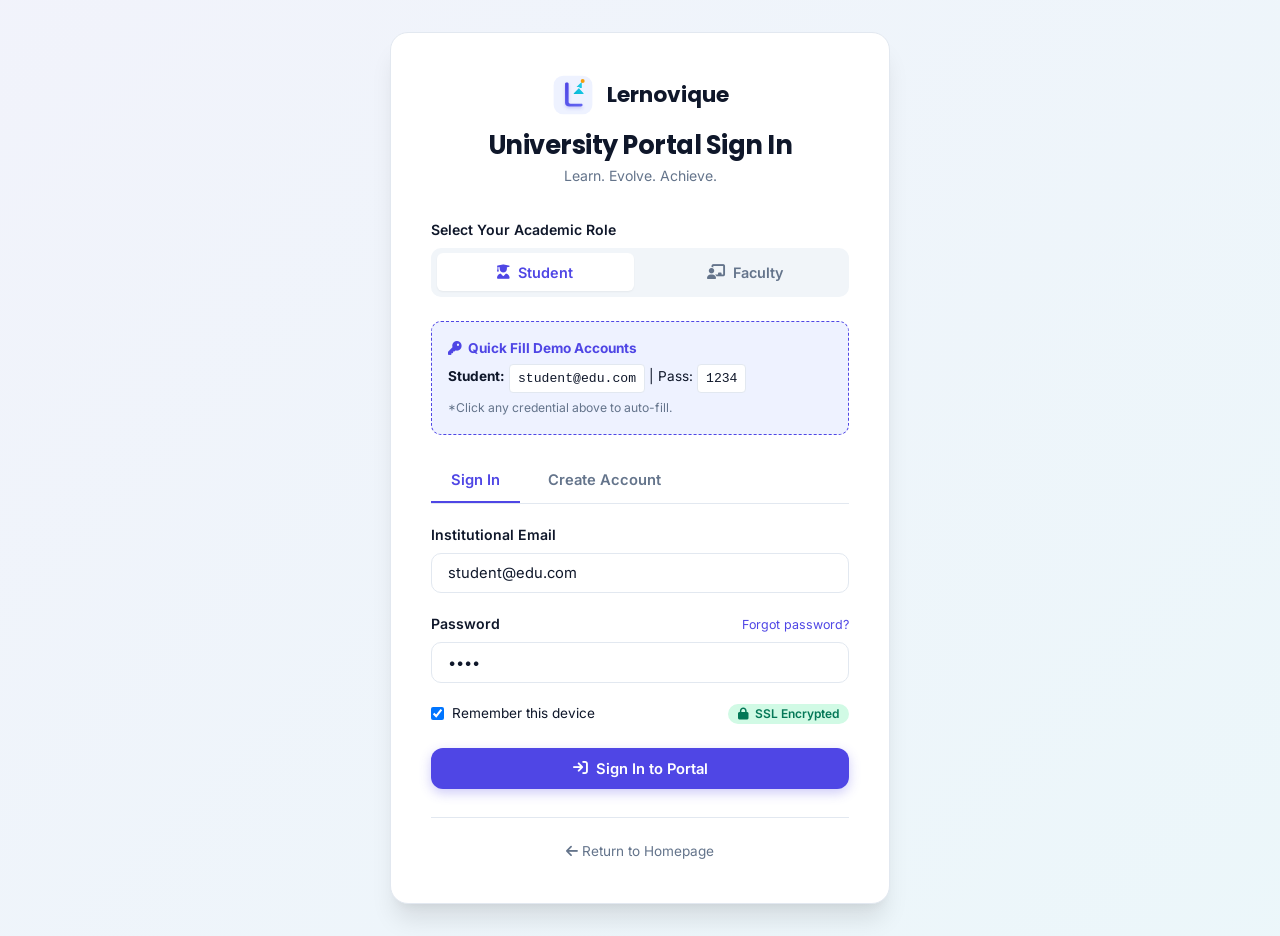
<file: pages/courses.html>
<!DOCTYPE html>
<html lang="en">
<head>
  <meta charset="UTF-8">
  <meta name="viewport" content="width=device-width, initial-scale=1.0">
  <title>Courses Catalog | Lernovique - University Online Learning Platform</title>
  <meta name="description" content="Explore and enroll in university accredited academic courses across Computer Science & Engineering, Data Structures, Operating Systems, Networks, and AI.">
  <link rel="icon" type="image/svg+xml" href="../assets/logo.svg">
  <link rel="stylesheet" href="https://cdnjs.cloudflare.com/ajax/libs/font-awesome/6.4.0/css/all.min.css">
  <link rel="stylesheet" href="../css/style.css">
</head>
<body>

  <div class="site-wrapper">
    <!-- Sidebar Navigation -->
    <aside class="sidebar">
      <div class="sidebar-header">
        <a href="../index.html" class="brand-badge">
          <img src="../assets/logo.svg" alt="Lernovique" class="brand-logo-img">
          <span>Lernovique</span>
        </a>
      </div>

      <ul class="sidebar-menu">
        <li class="sidebar-section-title">Academic Main</li>
        <li><a href="dashboard.html" class="sidebar-link"><i class="fa-solid fa-gauge-high"></i> Dashboard</a></li>
        <li><a href="courses.html" class="sidebar-link active"><i class="fa-solid fa-graduation-cap"></i> Courses Catalog</a></li>
        <li><a href="live.html" class="sidebar-link"><i class="fa-solid fa-video"></i> Live Lectures</a></li>
        <li><a href="assignments.html" class="sidebar-link"><i class="fa-solid fa-list-check"></i> Assignments</a></li>
        <li><a href="grades.html" class="sidebar-link"><i class="fa-solid fa-chart-pie"></i> Grades & GPA</a></li>

        <li class="sidebar-section-title">Communication</li>
        <li><a href="messages.html" class="sidebar-link"><i class="fa-solid fa-comments"></i> Messages <span class="badge badge-accent" style="margin-left:auto;">3</span></a></li>
        <li><a href="profile.html" class="sidebar-link"><i class="fa-solid fa-user-gear"></i> Profile & Settings</a></li>

        <li class="sidebar-section-title">Help</li>
        <li><a href="faculty-dashboard.html" class="sidebar-link"><i class="fa-solid fa-chalkboard-user"></i> Switch to Faculty/Student</a></li>
        <li><a href="help.html" class="sidebar-link"><i class="fa-solid fa-circle-question"></i> Help & FAQ</a></li>
      </ul>

      <div class="sidebar-footer">
        <div class="user-profile-badge" onclick="window.location.href='profile.html'">
          <div class="user-avatar auth-user-avatar">US</div>
          <div class="user-info-text">
            <div class="user-name auth-user-name">User Account</div>
            <div class="user-role-label auth-user-role">Student</div>
          </div>
        </div>
      </div>
    </aside>

    <!-- Main Content -->
    <div class="main-content">
      <header class="top-navbar">
        <div class="navbar-left">
          <button class="mobile-toggle-btn" aria-label="Open Sidebar"><i class="fa-solid fa-bars"></i></button>
          <div class="breadcrumb-nav">
            <a href="dashboard.html">Dashboard</a>
            <span class="breadcrumb-separator">/</span>
            <span>Courses Catalog</span>
          </div>
        </div>

        <div class="navbar-right">
          <button class="btn btn-icon-only btn-subtle theme-toggle-btn" onclick="toggleTheme()" aria-label="Toggle Theme">
            <i class="fa-solid fa-moon"></i>
          </button>
        </div>
      </header>

      <main class="content-body">
        <div class="page-header-row">
          <div>
            <h1 class="page-title">University Courses Catalog</h1>
            <p class="page-subtitle">Browse and enroll in semester courses curated by departmental faculties.</p>
          </div>
          <div style="display: flex; gap: 0.75rem;">
            <button class="btn btn-primary btn-sm" onclick="showToast('Your curriculum has 4 enrolled subjects', 'info')">
              <i class="fa-solid fa-book-bookmark"></i> My Enrolled (4)
            </button>
          </div>
        </div>

        <!-- Filter & Search Controls -->
        <div class="card" style="margin-bottom: 2rem; padding: 1.25rem;">
          <div style="display: flex; gap: 1rem; flex-wrap: wrap; align-items: center; justify-content: space-between;">
            <!-- Search bar -->
            <div style="flex: 1; min-width: 260px; position: relative;">
              <i class="fa-solid fa-magnifying-glass" style="position: absolute; left: 1rem; top: 50%; transform: translateY(-50%); color: var(--text-muted);"></i>
              <input type="text" id="courseSearchInput" class="form-control" style="padding-left: 2.5rem;" placeholder="Search by course code, title, or professor..." onkeyup="filterCourses()">
            </div>

            <!-- Category Pills -->
            <div style="display: flex; gap: 0.5rem; flex-wrap: wrap;" id="categoryFilterContainer">
              <button class="btn btn-sm btn-primary category-btn active" data-cat="all" onclick="setCategoryFilter('all', this)">All</button>
              <button class="btn btn-sm btn-subtle category-btn" data-cat="Core CS" onclick="setCategoryFilter('Core CS', this)">Core CS</button>
              <button class="btn btn-sm btn-subtle category-btn" data-cat="Programming" onclick="setCategoryFilter('Programming', this)">Programming</button>
              <button class="btn btn-sm btn-subtle category-btn" data-cat="AI & ML" onclick="setCategoryFilter('AI & ML', this)">AI & ML</button>
              <button class="btn btn-sm btn-subtle category-btn" data-cat="Systems & Networks" onclick="setCategoryFilter('Systems & Networks', this)">Systems & Networks</button>
              <button class="btn btn-sm btn-subtle category-btn" data-cat="Web & Software" onclick="setCategoryFilter('Web & Software', this)">Web & Software</button>
            </div>
          </div>
        </div>

        <!-- Course Cards Grid -->
        <div class="course-card-grid" id="catalogGrid">
          <!-- Dynamically populated via JS -->
        </div>

        <!-- Empty State (hidden by default) -->
        <div id="noCoursesState" style="display: none; text-align: center; padding: 4rem 1rem;">
          <i class="fa-solid fa-magnifying-glass" style="font-size: 3rem; color: var(--text-muted); margin-bottom: 1rem;"></i>
          <h3>No courses matched your query</h3>
          <p style="color: var(--text-muted);">Try adjusting your search terms or clearing the discipline filter.</p>
          <button class="btn btn-subtle btn-sm" onclick="resetFilters()" style="margin-top: 1rem;">Reset Filters</button>
        </div>
      </main>
    </div>
  </div>

  <script src="../js/mock-data.js"></script>
  <script src="../js/app.js"></script>
  <script>
    let activeCategory = "all";

    document.addEventListener("DOMContentLoaded", () => {
      checkProtectedPage();
      renderCourses();
    });

    function setCategoryFilter(category, btn) {
      activeCategory = category;
      document.querySelectorAll(".category-btn").forEach(b => {
        b.classList.remove("btn-primary");
        b.classList.add("btn-subtle");
      });
      btn.classList.add("btn-primary");
      btn.classList.remove("btn-subtle");
      filterCourses();
    }

    function resetFilters() {
      document.getElementById("courseSearchInput").value = "";
      activeCategory = "all";
      document.querySelectorAll(".category-btn").forEach(b => {
        b.classList.toggle("btn-primary", b.getAttribute("data-cat") === "all");
        b.classList.toggle("btn-subtle", b.getAttribute("data-cat") !== "all");
      });
      renderCourses();
    }

    function filterCourses() {
      const query = document.getElementById("courseSearchInput").value.toLowerCase();
      const data = getLernoviqueData();

      const filtered = data.courses.filter(course => {
        const matchesCategory = activeCategory === "all" || course.category === activeCategory;
        const matchesQuery = course.title.toLowerCase().includes(query) ||
                             course.code.toLowerCase().includes(query) ||
                             course.instructor.toLowerCase().includes(query) ||
                             course.description.toLowerCase().includes(query);
        return matchesCategory && matchesQuery;
      });

      renderCourses(filtered);
    }

    function renderCourses(courseList = null) {
      const data = getLernoviqueData();
      const list = courseList !== null ? courseList : data.courses;
      const grid = document.getElementById("catalogGrid");
      const emptyState = document.getElementById("noCoursesState");

      if (list.length === 0) {
        grid.innerHTML = "";
        emptyState.style.display = "block";
        return;
      }
      emptyState.style.display = "none";

      const auth = getAuthSession();
      const enrolledIds = (auth && auth.user && auth.user.enrolledCourses) ? auth.user.enrolledCourses : (data.currentUser.enrolledCourses || []);

      grid.innerHTML = list.map(c => {
        const isEnrolled = enrolledIds.includes(c.id);

        return `
          <div class="card card-interactive" style="display: flex; flex-direction: column;">
            <div style="height: 120px; border-radius: var(--radius-md); background: ${c.thumbnailGradient}; margin-bottom: 1.25rem; padding: 1rem; color: #FFFFFF; display: flex; flex-direction: column; justify-content: space-between;">
              <div style="display: flex; justify-content: space-between; align-items: center;">
                <span class="badge" style="background: rgba(255,255,255,0.25); color: #FFFFFF;">${c.code}</span>
                <span class="badge ${isEnrolled ? 'badge-success' : 'badge-accent'}">
                  ${isEnrolled ? '<i class="fa-solid fa-check"></i> Enrolled' : c.badge}
                </span>
              </div>
              <div style="font-weight: 700; font-size: 1.05rem;">${c.category}</div>
            </div>

            <div style="flex: 1;">
              <div style="display: flex; justify-content: space-between; align-items: center; margin-bottom: 0.5rem; font-size: 0.82rem;">
                <span class="badge badge-primary">${c.level}</span>
                <span style="font-weight: 700; color: #F59E0B;"><i class="fa-solid fa-star"></i> ${c.rating} (${c.enrolledCount})</span>
              </div>
              <h3 style="font-size: 1.1rem; margin-bottom: 0.5rem; line-height: 1.35;">${c.title}</h3>
              <p style="color: var(--text-muted); font-size: 0.88rem; margin-bottom: 1.25rem; display: -webkit-box; -webkit-line-clamp: 2; -webkit-box-orient: vertical; overflow: hidden;">
                ${c.description}
              </p>
            </div>

            <div style="border-top: 1px solid var(--border-subtle); padding-top: 1rem; display: flex; justify-content: space-between; align-items: center; gap: 0.5rem;">
              <div style="font-size: 0.8rem; color: var(--text-muted); white-space: nowrap; overflow: hidden; text-overflow: ellipsis;">
                <i class="fa-solid fa-chalkboard-user"></i> ${c.instructor}
              </div>
              <div style="display: flex; gap: 0.5rem;">
                <a href="course-detail.html?id=${c.id}" class="btn btn-outline btn-sm">Details</a>
                ${isEnrolled ? 
                  `<a href="course-detail.html?id=${c.id}" class="btn btn-primary btn-sm"><i class="fa-solid fa-arrow-right"></i> Open</a>` :
                  `<button class="btn btn-secondary btn-sm" onclick="enrollCourse('${c.id}')"><i class="fa-solid fa-plus"></i> Enroll</button>`
                }
              </div>
            </div>
          </div>
        `;
      }).join("");
    }

    function enrollCourse(courseId) {
      const auth = getAuthSession();
      if (auth && auth.user) {
        if (!auth.user.enrolledCourses) auth.user.enrolledCourses = [];
        if (!auth.user.enrolledCourses.includes(courseId)) {
          auth.user.enrolledCourses.push(courseId);
          setAuthSession(true, auth.user);

          const data = getLernoviqueData();
          if (data.registeredUsers) {
            const idx = data.registeredUsers.findIndex(u => u.email === auth.user.email);
            if (idx !== -1) {
              data.registeredUsers[idx] = auth.user;
              saveLernoviqueData(data);
            }
          }
          showToast("Successfully enrolled in course!", "success");
          renderCourses();
        }
      }
    }
  </script>
</body>
</html>
</file>
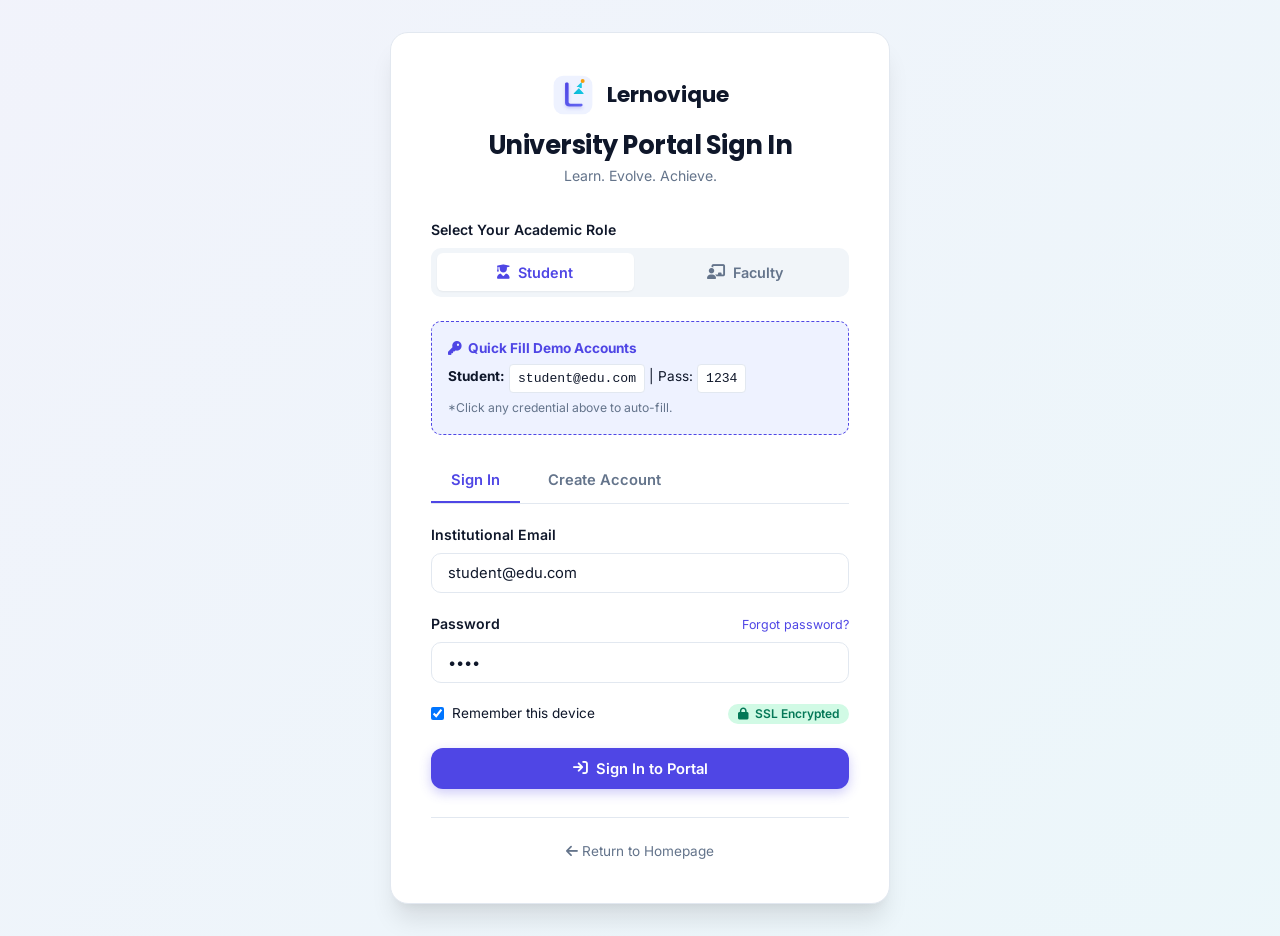
<file: pages/dashboard.html>
<!DOCTYPE html>
<html lang="en">
<head>
  <meta charset="UTF-8">
  <meta name="viewport" content="width=device-width, initial-scale=1.0">
  <title>Student Dashboard | Lernovique - University Online Learning Platform</title>
  <meta name="description" content="Lernovique student dashboard displaying enrolled courses, upcoming lectures, pending assignments, GPA metrics, and academic notifications.">
  <link rel="icon" type="image/svg+xml" href="../assets/logo.svg">
  <link rel="stylesheet" href="https://cdnjs.cloudflare.com/ajax/libs/font-awesome/6.4.0/css/all.min.css">
  <link rel="stylesheet" href="../css/style.css">
  <style>
    .welcome-banner {
      background: linear-gradient(135deg, var(--primary) 0%, #1E1B4B 100%);
      color: #FFFFFF;
      border-radius: var(--radius-xl);
      padding: 2rem;
      margin-bottom: 2rem;
      position: relative;
      overflow: hidden;
      box-shadow: var(--shadow-lg);
    }
    .welcome-banner-decor {
      position: absolute;
      right: -20px;
      bottom: -40px;
      opacity: 0.15;
      font-size: 14rem;
      pointer-events: none;
    }
    .dashboard-grid {
      display: grid;
      grid-template-columns: 2fr 1fr;
      gap: 2rem;
    }
    .quick-stats-row {
      display: grid;
      grid-template-columns: repeat(4, 1fr);
      gap: 1.25rem;
      margin-bottom: 2rem;
    }
    .stat-card-widget {
      background: var(--bg-surface);
      border: 1px solid var(--border-color);
      border-radius: var(--radius-lg);
      padding: 1.25rem;
      display: flex;
      align-items: center;
      gap: 1rem;
    }
    .stat-widget-icon {
      width: 48px;
      height: 48px;
      border-radius: var(--radius-md);
      display: flex;
      align-items: center;
      justify-content: center;
      font-size: 1.3rem;
    }
    .enrolled-courses-grid {
      display: grid;
      grid-template-columns: repeat(auto-fit, minmax(280px, 1fr));
      gap: 1.5rem;
      margin-bottom: 2rem;
    }
    .calendar-widget-table {
      width: 100%;
      text-align: center;
      font-size: 0.85rem;
      border-collapse: collapse;
      margin-top: 0.75rem;
    }
    .calendar-widget-table th {
      color: var(--text-muted);
      padding: 0.4rem;
      font-weight: 600;
    }
    .calendar-widget-table td {
      padding: 0.5rem 0.2rem;
      cursor: pointer;
      border-radius: 6px;
    }
    .calendar-widget-table td.today {
      background: var(--primary);
      color: #FFFFFF;
      font-weight: 700;
    }
    .calendar-widget-table td.has-event {
      position: relative;
    }
    .calendar-widget-table td.has-event::after {
      content: '';
      position: absolute;
      bottom: 2px;
      left: 50%;
      transform: translateX(-50%);
      width: 4px;
      height: 4px;
      border-radius: 50%;
      background: var(--secondary);
    }
    @media (max-width: 1024px) {
      .dashboard-grid { grid-template-columns: 1fr; }
      .quick-stats-row { grid-template-columns: repeat(2, 1fr); }
    }
    @media (max-width: 600px) {
      .quick-stats-row { grid-template-columns: 1fr; }
    }
  </style>
</head>
<body>

  <div class="site-wrapper">
    <!-- Sidebar Navigation -->
    <aside class="sidebar">
      <div class="sidebar-header">
        <a href="../index.html" class="brand-badge">
          <img src="../assets/logo.svg" alt="Lernovique" class="brand-logo-img">
          <span>Lernovique</span>
        </a>
      </div>

      <ul class="sidebar-menu">
        <li class="sidebar-section-title">Academic Main</li>
        <li><a href="dashboard.html" class="sidebar-link active"><i class="fa-solid fa-gauge-high"></i> Dashboard</a></li>
        <li><a href="courses.html" class="sidebar-link"><i class="fa-solid fa-graduation-cap"></i> Courses Catalog</a></li>
        <li><a href="live.html" class="sidebar-link"><i class="fa-solid fa-video"></i> Live Lectures</a></li>
        <li><a href="assignments.html" class="sidebar-link"><i class="fa-solid fa-list-check"></i> Assignments</a></li>
        <li><a href="grades.html" class="sidebar-link"><i class="fa-solid fa-chart-pie"></i> Grades & GPA</a></li>

        <li class="sidebar-section-title">Communication</li>
        <li><a href="messages.html" class="sidebar-link"><i class="fa-solid fa-comments"></i> Messages <span class="badge badge-accent" style="margin-left:auto;">3</span></a></li>
        <li><a href="profile.html" class="sidebar-link"><i class="fa-solid fa-user-gear"></i> Profile & Settings</a></li>

        <li class="sidebar-section-title">Help</li>
        <li><a href="faculty-dashboard.html" class="sidebar-link"><i class="fa-solid fa-chalkboard-user"></i> Switch to Faculty/Student</a></li>
        <li><a href="help.html" class="sidebar-link"><i class="fa-solid fa-circle-question"></i> Help & FAQ</a></li>
      </ul>

      <div class="sidebar-footer">
        <div class="user-profile-badge" onclick="window.location.href='profile.html'">
          <div class="user-avatar auth-user-avatar">US</div>
          <div class="user-info-text">
            <div class="user-name auth-user-name">User Account</div>
            <div class="user-role-label auth-user-role">Student</div>
          </div>
          <button class="btn btn-icon-only btn-subtle" onclick="event.stopPropagation(); handleLogout();" title="Sign Out" aria-label="Sign Out" style="width:30px; height:30px;">
            <i class="fa-solid fa-arrow-right-from-bracket" style="font-size:0.85rem;"></i>
          </button>
        </div>
      </div>
    </aside>

    <!-- Main Content -->
    <div class="main-content">
      <!-- Top Navbar -->
      <header class="top-navbar">
        <div class="navbar-left">
          <button class="mobile-toggle-btn" aria-label="Open Sidebar"><i class="fa-solid fa-bars"></i></button>
          <div class="breadcrumb-nav">
            <a href="../index.html">Home</a>
            <span class="breadcrumb-separator">/</span>
            <span>Student Dashboard</span>
          </div>
        </div>

        <div class="nav-search-box">
          <i class="fa-solid fa-magnifying-glass nav-search-icon"></i>
          <input type="text" class="nav-search-input" placeholder="Search courses, professors, topics...">
        </div>

        <div class="navbar-right">
          <button class="btn btn-icon-only btn-subtle theme-toggle-btn" onclick="toggleTheme()" aria-label="Toggle Theme">
            <i class="fa-solid fa-moon"></i>
          </button>
          <a href="messages.html" class="btn btn-icon-only btn-subtle" title="Messages" aria-label="Messages">
            <i class="fa-solid fa-bell"></i>
          </a>
        </div>
      </header>

      <!-- Dashboard Body -->
      <main class="content-body">
        <!-- Welcome Banner -->
        <div class="welcome-banner">
          <i class="fa-solid fa-graduation-cap welcome-banner-decor"></i>
          <div style="position: relative; z-index: 2; max-width: 650px;">
            <span class="badge" style="background: rgba(255,255,255,0.2); color: #FFFFFF; margin-bottom: 0.75rem;">
              Autumn Semester 2026 • Apex Institute of Technology
            </span>
            <h1 style="color: #FFFFFF; font-size: 1.9rem; margin-bottom: 0.5rem;">
              Welcome back, <span class="welcome-user-banner auth-user-name">User</span>! 👋
            </h1>
            <p style="color: #E0E7FF; font-size: 0.95rem; margin-bottom: 1.25rem;">
              You have <strong style="color: #FFFFFF;">2 pending assignments</strong> due this week and 1 upcoming live critique lecture at 4:00 PM today.
            </p>
            <div style="display: flex; gap: 0.75rem; flex-wrap: wrap;">
              <a href="course-detail.html?id=cse-201" class="btn btn-secondary btn-sm">
                <i class="fa-solid fa-play"></i> Resume CSE-201 Lecture 9
              </a>
              <a href="assignments.html" class="btn btn-outline btn-sm" style="color: #FFFFFF; border-color: rgba(255,255,255,0.4);">
                <i class="fa-solid fa-upload"></i> Submit Assignment 3
              </a>
            </div>
          </div>
        </div>

        <!-- Quick Stats Row -->
        <div class="quick-stats-row">
          <div class="stat-card-widget">
            <div class="stat-widget-icon" style="background: var(--primary-light); color: var(--primary);">
              <i class="fa-solid fa-book-open"></i>
            </div>
            <div>
              <div style="font-size: 0.8rem; color: var(--text-muted);">Enrolled Courses</div>
              <div style="font-size: 1.45rem; font-weight: 700;">4 Active</div>
            </div>
          </div>

          <div class="stat-card-widget">
            <div class="stat-widget-icon" style="background: var(--secondary-light); color: var(--secondary);">
              <i class="fa-solid fa-clock"></i>
            </div>
            <div>
              <div style="font-size: 0.8rem; color: var(--text-muted);">Attendance Rate</div>
              <div style="font-size: 1.45rem; font-weight: 700; color: var(--secondary);">94.8%</div>
            </div>
          </div>

          <div class="stat-card-widget">
            <div class="stat-widget-icon" style="background: var(--accent-light); color: var(--accent);">
              <i class="fa-solid fa-list-check"></i>
            </div>
            <div>
              <div style="font-size: 0.8rem; color: var(--text-muted);">Pending Tasks</div>
              <div style="font-size: 1.45rem; font-weight: 700; color: var(--accent);">2 Submissions</div>
            </div>
          </div>

          <div class="stat-card-widget">
            <div class="stat-widget-icon" style="background: var(--success-light); color: var(--success);">
              <i class="fa-solid fa-award"></i>
            </div>
            <div>
              <div style="font-size: 0.8rem; color: var(--text-muted);">Cumulative CGPA</div>
              <div style="font-size: 1.45rem; font-weight: 700; color: var(--success);">8.84 / 10</div>
            </div>
          </div>
        </div>

        <!-- Main Dashboard Split -->
        <div class="dashboard-grid">
          <!-- Left Column: Courses Progress & Pending Submissions -->
          <div>
            <div style="display: flex; justify-content: space-between; align-items: center; margin-bottom: 1.25rem;">
              <h2 style="font-size: 1.3rem;">In-Progress Courses</h2>
              <a href="courses.html" style="font-size: 0.85rem; font-weight: 600;">Browse All <i class="fa-solid fa-arrow-right"></i></a>
            </div>

            <div class="enrolled-courses-grid" id="enrolledCoursesContainer">
              <!-- Dynamically populated via JS -->
            </div>

            <!-- Pending Assignments Section -->
            <div class="card" style="margin-bottom: 2rem;">
              <div class="card-header">
                <div class="card-title"><i class="fa-solid fa-hourglass-half" style="color: var(--accent);"></i> Pending Assignments & Deadlines</div>
                <a href="assignments.html" class="btn btn-outline btn-sm">View All (10)</a>
              </div>

              <div id="pendingAssignmentsList" style="display: flex; flex-direction: column; gap: 0.85rem;">
                <!-- Populated via JS -->
              </div>
            </div>

            <!-- Recent Academic Grades Quick Table -->
            <div class="card">
              <div class="card-header">
                <div class="card-title"><i class="fa-solid fa-chart-line" style="color: var(--primary);"></i> Recent Semester Grades</div>
                <a href="grades.html" class="btn btn-outline btn-sm">Full Transcript & GPA</a>
              </div>

              <div class="table-responsive">
                <table class="custom-table">
                  <thead>
                    <tr>
                      <th>Subject</th>
                      <th>Credits</th>
                      <th>Score</th>
                      <th>Grade</th>
                      <th>Status</th>
                    </tr>
                  </thead>
                  <tbody id="dashboardGradesTable">
                    <!-- Populated via JS -->
                  </tbody>
                </table>
              </div>
            </div>
          </div>

          <!-- Right Column: Live Classes, Mini Calendar & Announcements -->
          <div>
            <!-- Live Lecture Today -->
            <div class="card" style="margin-bottom: 1.75rem; border-top: 4px solid var(--secondary);">
              <div class="card-header">
                <div class="card-title"><i class="fa-solid fa-circle-dot" style="color: var(--danger);"></i> Live Lectures</div>
                <span class="badge badge-danger">Live Today</span>
              </div>
              <div style="margin-bottom: 1rem;">
                <div style="font-weight: 700; font-size: 0.95rem; margin-bottom: 0.25rem;">
                  CSE-201: Balanced Binary Search Trees & AVL Rotations
                </div>
                <div style="font-size: 0.82rem; color: var(--text-muted); margin-bottom: 0.75rem;">
                  <i class="fa-solid fa-user-tie"></i> Dr. Priya Kulkarni • 4:00 PM - 5:30 PM
                </div>
                <div style="display: flex; align-items: center; justify-content: space-between; font-size: 0.8rem; margin-bottom: 1rem; background: var(--bg-subtle); padding: 0.6rem 0.85rem; border-radius: var(--radius-sm);">
                  <span>Room: <strong style="font-family: monospace;">LRN-CSE-2010</strong></span>
                  <span style="color: var(--success); font-weight: 600;"><i class="fa-solid fa-users"></i> 78 Enrolled</span>
                </div>
                <a href="live.html?join=live-1" class="btn btn-primary" style="width: 100%;">
                  <i class="fa-solid fa-video"></i> Join Live Classroom
                </a>
              </div>
            </div>

            <!-- Mini Calendar Widget -->
            <div class="card" style="margin-bottom: 1.75rem;">
              <div class="card-header">
                <div class="card-title"><i class="fa-solid fa-calendar-days" style="color: var(--primary);"></i> Academic Calendar</div>
                <span style="font-size: 0.8rem; font-weight: 600; color: var(--text-muted);">October 2026</span>
              </div>
              <p style="font-size: 0.82rem; color: var(--text-muted); margin-bottom: 0.5rem;">
                Dots indicate lecture schedules and assignment submission deadlines.
              </p>
              <table class="calendar-widget-table">
                <thead>
                  <tr><th>Su</th><th>Mo</th><th>Tu</th><th>We</th><th>Th</th><th>Fr</th><th>Sa</th></tr>
                </thead>
                <tbody>
                  <tr>
                    <td style="opacity: 0.4;">27</td><td style="opacity: 0.4;">28</td><td style="opacity: 0.4;">29</td><td style="opacity: 0.4;">30</td>
                    <td>1</td><td>2</td><td>3</td>
                  </tr>
                  <tr>
                    <td>4</td><td class="has-event">5</td><td>6</td><td>7</td><td>8</td><td class="has-event">9</td><td>10</td>
                  </tr>
                  <tr>
                    <td>11</td><td>12</td><td>13</td><td>14</td><td class="has-event">15</td><td>16</td><td>17</td>
                  </tr>
                  <tr>
                    <td>18</td><td class="today has-event" title="Live lecture critique at 4 PM">19</td><td>20</td><td class="has-event">21</td><td class="has-event">22</td><td>23</td><td class="has-event">24</td>
                  </tr>
                  <tr>
                    <td class="has-event">25</td><td>26</td><td>27</td><td class="has-event">28</td><td>29</td><td>30</td><td>31</td>
                  </tr>
                </tbody>
              </table>
            </div>

            <!-- Announcements -->
            <div class="card">
              <div class="card-header">
                <div class="card-title"><i class="fa-solid fa-bullhorn" style="color: var(--accent);"></i> University Notices</div>
                <span class="badge badge-subtle">Dean Office</span>
              </div>
              <div id="dashboardAnnouncements">
                <!-- Populated via JS -->
              </div>
            </div>
          </div>
        </div>
      </main>
    </div>
  </div>

  <script src="../js/mock-data.js"></script>
  <script src="../js/app.js"></script>
  <script>
    document.addEventListener("DOMContentLoaded", () => {
      checkProtectedPage();
      const data = getLernoviqueData();
      const currentUser = getCurrentUser();

      // Update CGPA stat widget with user's actual GPA
      const cgpaEl = document.querySelector("[data-cgpa-display]");
      if (cgpaEl && currentUser && currentUser.gpa) {
        cgpaEl.textContent = `${currentUser.gpa} / 10`;
      }

      // Render enrolled courses from current user's enrolledCourses list
      const activeEnrolledIds = (currentUser && currentUser.enrolledCourses) ? currentUser.enrolledCourses : data.currentUser.enrolledCourses;
      const coursesContainer = document.getElementById("enrolledCoursesContainer");
      if (coursesContainer && data.courses) {
        const enrolled = data.courses.filter(c => activeEnrolledIds.includes(c.id));
        coursesContainer.innerHTML = enrolled.map(c => `
          <div class="card card-interactive" style="display: flex; flex-direction: column;">
            <div style="height: 100px; border-radius: var(--radius-md); background: ${c.thumbnailGradient}; margin-bottom: 1rem; padding: 0.85rem; color: #FFFFFF; display: flex; flex-direction: column; justify-content: space-between;">
              <div style="display: flex; justify-content: space-between;">
                <span class="badge" style="background: rgba(255,255,255,0.25); color: #fff;">${c.code}</span>
                <span class="badge badge-accent">${c.credits} Credits</span>
              </div>
              <div style="font-weight: 700; font-size: 0.95rem; white-space: nowrap; overflow: hidden; text-overflow: ellipsis;">${c.title}</div>
            </div>
            <div style="font-size: 0.82rem; color: var(--text-muted); margin-bottom: 0.85rem;">
              <i class="fa-solid fa-chalkboard-user"></i> ${c.instructor}
            </div>
            <div style="margin-bottom: 1rem;">
              <div style="display: flex; justify-content: space-between; font-size: 0.78rem; margin-bottom: 0.35rem; font-weight: 600;">
                <span>Course Progress</span>
                <span style="color: var(--primary);">${c.progress}%</span>
              </div>
              <div class="progress-bar-container">
                <div class="progress-bar-fill" style="width: ${c.progress}%;"></div>
              </div>
              <div style="font-size: 0.72rem; color: var(--text-muted); margin-top: 0.35rem;">
                ${c.completedLectures} of ${c.totalLectures} lectures completed
              </div>
            </div>
            <div style="margin-top: auto; border-top: 1px solid var(--border-subtle); padding-top: 0.75rem;">
              <a href="course-detail.html?id=${c.id}" class="btn btn-primary btn-sm" style="width: 100%;">
                Go to Classroom <i class="fa-solid fa-arrow-right"></i>
              </a>
            </div>
          </div>
        `).join("");
      }

      // Render Pending Assignments
      const pendingContainer = document.getElementById("pendingAssignmentsList");
      if (pendingContainer && data.assignments) {
        const pending = data.assignments.filter(a => a.status === "Pending").slice(0, 3);
        pendingContainer.innerHTML = pending.length > 0 ? pending.map(a => `
          <div style="padding: 0.85rem; border: 1px solid var(--border-color); border-radius: var(--radius-md); background: var(--bg-subtle); display: flex; justify-content: space-between; align-items: center; flex-wrap: wrap; gap: 0.75rem;">
            <div>
              <div style="font-weight: 600; font-size: 0.9rem; margin-bottom: 0.2rem;">${a.title}</div>
              <div style="font-size: 0.78rem; color: var(--text-muted); display: flex; gap: 1rem;">
                <span><i class="fa-solid fa-book"></i> ${a.courseCode}</span>
                <span style="color: var(--danger); font-weight: 600;"><i class="fa-solid fa-clock"></i> Due: ${formatDate(a.dueDate)}</span>
              </div>
            </div>
            <a href="assignments.html?asg=${a.id}" class="btn btn-sm btn-outline">
              <i class="fa-solid fa-cloud-arrow-up"></i> Submit
            </a>
          </div>
        `).join("") : '<p style="color:var(--text-muted);font-size:0.88rem;">No pending assignments — great work! 🎉</p>';
      }

      // Render Grades Quick Table
      const gradesTable = document.getElementById("dashboardGradesTable");
      if (gradesTable && data.grades) {
        gradesTable.innerHTML = data.grades.slice(0, 4).map(g => `
          <tr>
            <td>
              <div style="font-weight: 600;">${g.subjectCode}</div>
              <div style="font-size: 0.78rem; color: var(--text-muted);">${g.subjectName}</div>
            </td>
            <td>${g.credits}</td>
            <td style="font-weight: 600;">${g.percentage}%</td>
            <td><span class="badge ${g.finalGrade.includes('A') ? 'badge-success' : 'badge-primary'}">${g.finalGrade}</span></td>
            <td><span class="badge badge-subtle">${g.status}</span></td>
          </tr>
        `).join("");
      }

      // Render Announcements
      const annContainer = document.getElementById("dashboardAnnouncements");
      if (annContainer && data.announcements) {
        annContainer.innerHTML = data.announcements.map(ann => `
          <div style="padding-bottom: 0.85rem; margin-bottom: 0.85rem; border-bottom: 1px solid var(--border-subtle);">
            <div style="display: flex; justify-content: space-between; font-size: 0.75rem; margin-bottom: 0.25rem;">
              <span class="badge ${ann.urgent ? 'badge-danger' : 'badge-subtle'}">${ann.urgent ? 'Urgent' : 'Notice'}</span>
              <span style="color: var(--text-muted);">${ann.date}</span>
            </div>
            <div style="font-weight: 600; font-size: 0.88rem; margin-bottom: 0.25rem;">${ann.title}</div>
            <p style="font-size: 0.8rem; color: var(--text-muted); line-height: 1.4;">${ann.content}</p>
          </div>
        `).join("");
      }
    });
  </script>
</body>
</html>
</file>
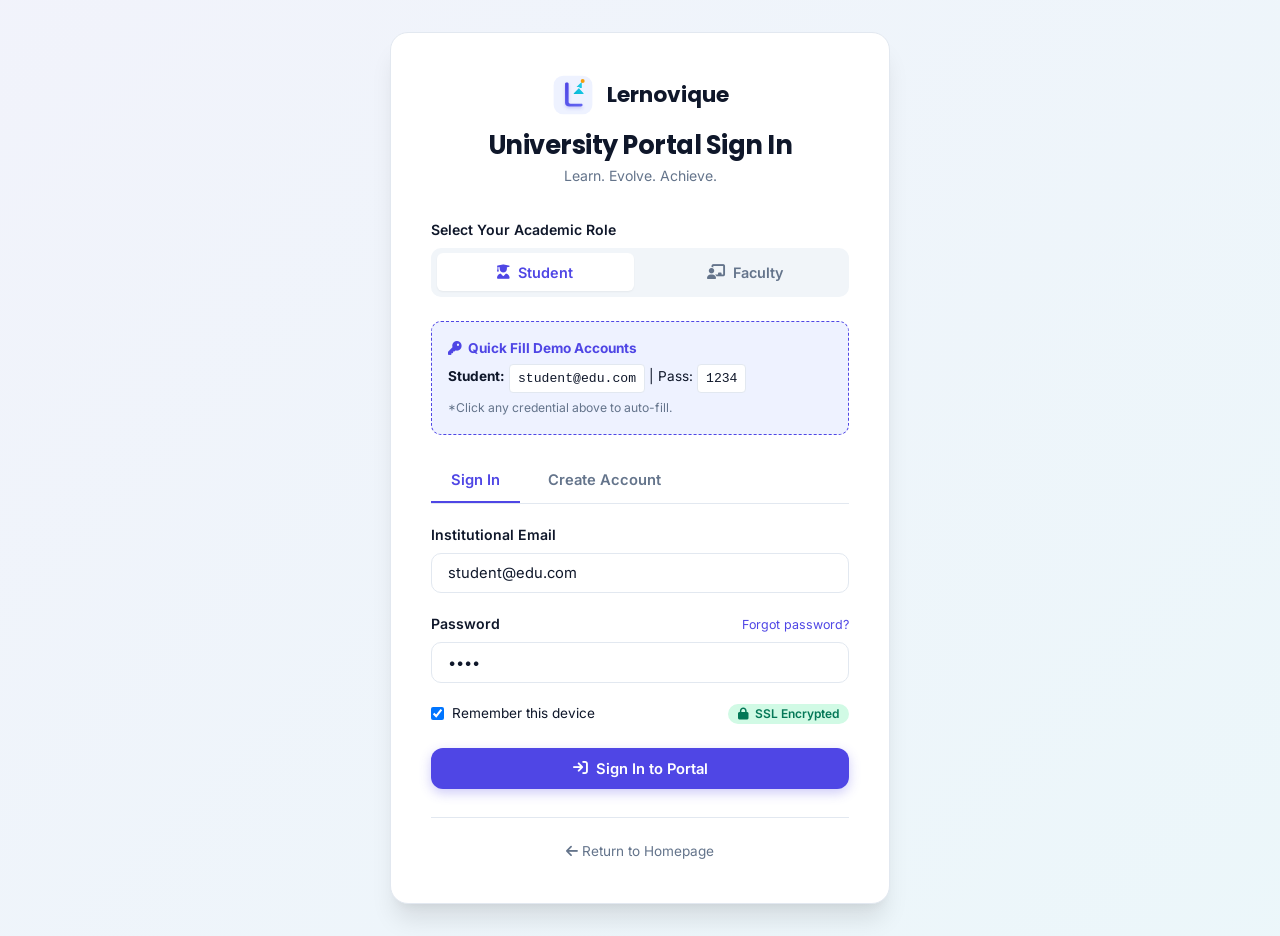
<file: pages/faculty-dashboard.html>
<!DOCTYPE html>
<html lang="en">
<head>
  <meta charset="UTF-8">
  <meta name="viewport" content="width=device-width, initial-scale=1.0">
  <title>Faculty Dashboard | Lernovique - University Online Learning Platform</title>
  <meta name="description" content="Instructor control center for uploading syllabus study materials, creating assignments, grading submissions, and broadcasting notices.">
  <link rel="icon" type="image/svg+xml" href="../assets/logo.svg">
  <link rel="stylesheet" href="https://cdnjs.cloudflare.com/ajax/libs/font-awesome/6.4.0/css/all.min.css">
  <link rel="stylesheet" href="../css/style.css">
</head>
<body>

  <div class="site-wrapper">
    <aside class="sidebar">
      <div class="sidebar-header">
        <a href="../index.html" class="brand-badge">
          <img src="../assets/logo.svg" alt="Lernovique" class="brand-logo-img">
          <span>Lernovique</span>
        </a>
      </div>

      <ul class="sidebar-menu">
        <li class="sidebar-section-title">Faculty Portal</li>
        <li><a href="faculty-dashboard.html" class="sidebar-link active"><i class="fa-solid fa-gauge-high"></i> Faculty Overview</a></li>
        <li><a href="courses.html" class="sidebar-link"><i class="fa-solid fa-graduation-cap"></i> Courses Taught</a></li>
        <li><a href="live.html" class="sidebar-link"><i class="fa-solid fa-video"></i> Host Live Class</a></li>
        <li><a href="messages.html" class="sidebar-link"><i class="fa-solid fa-comments"></i> Student Messages <span class="badge badge-accent" style="margin-left:auto;">2</span></a></li>

        <li class="sidebar-section-title">Help</li>
        <li><a href="dashboard.html" class="sidebar-link" onclick="switchToStudentRole()"><i class="fa-solid fa-user-graduate"></i> Switch to Student View</a></li>
        <li><a href="help.html" class="sidebar-link"><i class="fa-solid fa-circle-question"></i> Help & FAQ</a></li>
      </ul>

      <div class="sidebar-footer">
        <div class="user-profile-badge" onclick="window.location.href='profile.html'">
          <div class="user-avatar auth-user-avatar" style="background: linear-gradient(135deg, #059669, #10B981);">US</div>
          <div class="user-info-text">
            <div class="user-name auth-user-name">Faculty Account</div>
            <div class="user-role-label auth-user-role">Faculty</div>
          </div>
          <button class="btn btn-icon-only btn-subtle" onclick="event.stopPropagation(); handleLogout();" title="Sign Out" aria-label="Sign Out" style="width:30px; height:30px;">
            <i class="fa-solid fa-arrow-right-from-bracket" style="font-size:0.85rem;"></i>
          </button>
        </div>
      </div>
    </aside>

    <div class="main-content">
      <header class="top-navbar">
        <div class="navbar-left">
          <button class="mobile-toggle-btn" aria-label="Open Sidebar"><i class="fa-solid fa-bars"></i></button>
          <div class="breadcrumb-nav">
            <a href="../index.html">Home</a>
            <span class="breadcrumb-separator">/</span>
            <span>Faculty Management Portal</span>
          </div>
        </div>

        <div class="navbar-right">
          <button class="btn btn-icon-only btn-subtle theme-toggle-btn" onclick="toggleTheme()" aria-label="Toggle Theme">
            <i class="fa-solid fa-moon"></i>
          </button>
        </div>
      </header>

      <main class="content-body">
        <!-- Faculty Welcome Banner -->
        <div style="background: linear-gradient(135deg, #065F46 0%, #064E3B 100%); color: #FFF; border-radius: var(--radius-xl); padding: 2rem; margin-bottom: 2rem; box-shadow: var(--shadow-lg);">
          <div style="display: flex; justify-content: space-between; align-items: center; flex-wrap: wrap; gap: 1rem;">
            <div>
              <span class="badge" style="background: rgba(255,255,255,0.2); color: #FFF; margin-bottom: 0.5rem;" id="facultyDeptBadge">
                Department of Computer Science & Engineering
              </span>
              <h1 style="color: #FFF; font-size: 1.85rem; margin-bottom: 0.35rem;" id="facultyWelcomeTitle">
                Faculty Workspace: <span class="auth-user-name">Faculty Member</span>
              </h1>
              <p style="color: #A7F3D0; font-size: 0.95rem;">
                Manage coursework submissions, publish new assignments, upload study materials, and stream lecture broadcasts.
              </p>
            </div>
            <div style="display: flex; gap: 0.75rem; flex-wrap: wrap;">
              <button class="btn btn-secondary btn-sm" onclick="openModal('createAssignmentModal')">
                <i class="fa-solid fa-plus"></i> Create Assignment
              </button>
              <button class="btn btn-outline btn-sm" style="color: #FFF; border-color: rgba(255,255,255,0.4);" onclick="openModal('uploadMaterialModal')">
                <i class="fa-solid fa-file-arrow-up"></i> Upload Material
              </button>
            </div>
          </div>
        </div>

        <!-- Metric widgets for faculty -->
        <div style="display: grid; grid-template-columns: repeat(auto-fit, minmax(220px, 1fr)); gap: 1.25rem; margin-bottom: 2rem;">
          <div class="card" style="border-left: 4px solid #10B981;">
            <div style="font-size: 0.8rem; color: var(--text-muted);">Active Courses Taught</div>
            <div style="font-size: 1.8rem; font-weight: 800; color: #10B981;">2 Courses</div>
            <div style="font-size: 0.78rem; color: var(--text-muted);">CSE-201 & CSE-202</div>
          </div>

          <div class="card" style="border-left: 4px solid var(--primary);">
            <div style="font-size: 0.8rem; color: var(--text-muted);">Total Enrolled Students</div>
            <div style="font-size: 1.8rem; font-weight: 800; color: var(--primary);">425 Students</div>
            <div style="font-size: 0.78rem; color: var(--success); font-weight: 600;"><i class="fa-solid fa-check"></i> 94% Avg Attendance</div>
          </div>

          <div class="card" style="border-left: 4px solid var(--accent);">
            <div style="font-size: 0.8rem; color: var(--text-muted);">Pending Submissions to Grade</div>
            <div style="font-size: 1.8rem; font-weight: 800; color: var(--accent);" id="pendingGradingCount">2 Submissions</div>
            <div style="font-size: 0.78rem; color: var(--text-muted);">Requires Rubric Score</div>
          </div>

          <div class="card" style="border-left: 4px solid var(--secondary);">
            <div style="font-size: 0.8rem; color: var(--text-muted);">Scheduled Live Broadcast</div>
            <div style="font-size: 1.3rem; font-weight: 800; color: var(--secondary); margin-top: 0.35rem;">Today, 4:00 PM</div>
            <div style="font-size: 0.78rem; color: var(--text-muted);">CSE-201 AVL Trees</div>
          </div>
        </div>

        <!-- Student Submissions Table & Grading Action -->
        <div class="card" style="margin-bottom: 2rem;">
          <div class="card-header">
            <div class="card-title"><i class="fa-solid fa-inbox" style="color: var(--primary);"></i> Student Submissions Needing Evaluation</div>
            <span class="badge badge-accent">Live Queue</span>
          </div>

          <div class="table-responsive">
            <table class="custom-table">
              <thead>
                <tr>
                  <th>Student Name & Roll</th>
                  <th>Course Code</th>
                  <th>Assignment Deliverable</th>
                  <th>Submission Timestamp</th>
                  <th>Attached File</th>
                  <th>Status</th>
                  <th>Action</th>
                </tr>
              </thead>
              <tbody id="facultySubmissionsTable">
                <!-- Dynamically populated via JS -->
              </tbody>
            </table>
          </div>
        </div>

        <!-- Quick Access: Courses Taught Overview -->
        <div class="card">
          <div class="card-header">
            <div class="card-title"><i class="fa-solid fa-chalkboard-user" style="color: var(--primary);"></i> Courses Taught in Autumn 2026</div>
            <a href="courses.html" class="btn btn-outline btn-sm">Full Catalog</a>
          </div>

          <div style="display: grid; grid-template-columns: repeat(auto-fit, minmax(300px, 1fr)); gap: 1.5rem;">
            <div style="border: 1px solid var(--border-color); border-radius: var(--radius-md); padding: 1.25rem; background: var(--bg-subtle);">
              <div style="display: flex; justify-content: space-between; margin-bottom: 0.5rem;">
                <span class="badge badge-primary">CSE-201</span>
                <span style="font-size: 0.8rem; font-weight: 700; color: #F59E0B;"><i class="fa-solid fa-star"></i> 4.9</span>
              </div>
              <h3 style="font-size: 1.05rem; margin-bottom: 0.35rem;">Data Structures & Algorithms</h3>
              <p style="font-size: 0.82rem; color: var(--text-muted); margin-bottom: 1rem;">240 Enrolled • 12 Lectures • 4 Assignments</p>
              <div style="display: flex; gap: 0.5rem;">
                <a href="course-detail.html?id=cse-201" class="btn btn-primary btn-sm" style="flex:1;">Classroom</a>
                <a href="live.html?join=live-1" class="btn btn-secondary btn-sm"><i class="fa-solid fa-video"></i> Broadcast</a>
              </div>
            </div>

            <div style="border: 1px solid var(--border-color); border-radius: var(--radius-md); padding: 1.25rem; background: var(--bg-subtle);">
              <div style="display: flex; justify-content: space-between; margin-bottom: 0.5rem;">
                <span class="badge badge-secondary">CSE-202</span>
                <span style="font-size: 0.8rem; font-weight: 700; color: #F59E0B;"><i class="fa-solid fa-star"></i> 4.9</span>
              </div>
              <h3 style="font-size: 1.05rem; margin-bottom: 0.35rem;">Object-Oriented Programming with Java</h3>
              <p style="font-size: 0.82rem; color: var(--text-muted); margin-bottom: 1rem;">185 Enrolled • 10 Lectures • 3 Assignments</p>
              <div style="display: flex; gap: 0.5rem;">
                <a href="course-detail.html?id=cse-202" class="btn btn-primary btn-sm" style="flex:1;">Classroom</a>
                <button class="btn btn-outline btn-sm" onclick="showToast('Class scheduled for Thursday', 'info')"><i class="fa-solid fa-calendar"></i> Schedule</button>
              </div>
            </div>
          </div>
        </div>
      </main>
    </div>
  </div>

  <!-- Modal: Grade Student Submission -->
  <div class="modal-overlay" id="gradeSubmissionModal">
    <div class="modal-box">
      <div class="modal-header">
        <h3 id="gradeModalTitle">Evaluate Submission</h3>
        <button style="background:none; border:none; font-size:1.2rem; cursor:pointer;" onclick="closeModal('gradeSubmissionModal')">&times;</button>
      </div>
      <div class="modal-body">
        <div style="font-size: 0.85rem; color: var(--text-muted); margin-bottom: 1rem;" id="gradeModalStudentInfo">
          Student: Kavya Nair (CS2023-085)
        </div>
        <div class="form-group">
          <label class="form-label">Marks Awarded (out of 100)</label>
          <input type="number" id="inputGradeScore" class="form-control" min="0" max="100" value="92" required>
        </div>
        <div class="form-group">
          <label class="form-label">Faculty Feedback & Rubric Remarks</label>
          <textarea id="inputGradeFeedback" class="form-control" rows="3" placeholder="Provide qualitative critique on methodology, accessibility, or code quality...">Exceptional prototype fidelity and rigorous heuristic evaluation compliance.</textarea>
        </div>
      </div>
      <div class="modal-footer">
        <button class="btn btn-outline btn-sm" onclick="closeModal('gradeSubmissionModal')">Cancel</button>
        <button class="btn btn-primary btn-sm" onclick="confirmEnterGrade()">
          <i class="fa-solid fa-check"></i> Commit Grade to Ledger
        </button>
      </div>
    </div>
  </div>

  <!-- Modal: Create Assignment -->
  <div class="modal-overlay" id="createAssignmentModal">
    <div class="modal-box">
      <div class="modal-header">
        <h3>Create New Course Assignment</h3>
        <button style="background:none; border:none; font-size:1.2rem; cursor:pointer;" onclick="closeModal('createAssignmentModal')">&times;</button>
      </div>
      <div class="modal-body">
        <form onsubmit="handleCreateAssignment(event)">
          <div class="form-group">
            <label class="form-label">Course</label>
            <select id="newAsgCourse" class="form-control" required>
              <option value="cse-201">CSE-201: Data Structures & Algorithms</option>
              <option value="cse-202">CSE-202: Object-Oriented Programming with Java</option>
            </select>
          </div>
          <div class="form-group">
            <label class="form-label">Assignment Title</label>
            <input type="text" id="newAsgTitle" class="form-control" placeholder="e.g. Assignment 4: Binary Heap Optimization" required>
          </div>
          <div class="form-group">
            <label class="form-label">Description & Submission Guidelines</label>
            <textarea id="newAsgDesc" class="form-control" rows="3" placeholder="Detail rubric criteria, file format expectations, and testing benchmarks..." required></textarea>
          </div>
          <div style="display:grid; grid-template-columns: 1fr 1fr; gap:1rem;">
            <div class="form-group">
              <label class="form-label">Submission Deadline</label>
              <input type="date" id="newAsgDue" class="form-control" required value="2026-11-05">
            </div>
            <div class="form-group">
              <label class="form-label">Maximum Marks</label>
              <input type="number" id="newAsgMarks" class="form-control" value="100" required>
            </div>
          </div>
          <div style="display:flex; justify-content:flex-end; gap:0.75rem; margin-top:1rem;">
            <button type="button" class="btn btn-outline btn-sm" onclick="closeModal('createAssignmentModal')">Cancel</button>
            <button type="submit" class="btn btn-primary btn-sm"><i class="fa-solid fa-plus"></i> Publish Assignment</button>
          </div>
        </form>
      </div>
    </div>
  </div>

  <!-- Modal: Upload Study Material -->
  <div class="modal-overlay" id="uploadMaterialModal">
    <div class="modal-box">
      <div class="modal-header">
        <h3>Upload Official Study Material</h3>
        <button style="background:none; border:none; font-size:1.2rem; cursor:pointer;" onclick="closeModal('uploadMaterialModal')">&times;</button>
      </div>
      <div class="modal-body">
        <form onsubmit="handleUploadMaterial(event)">
          <div class="form-group">
            <label class="form-label">Target Course</label>
            <select class="form-control" required>
              <option value="cse-201">CSE-201: Data Structures & Algorithms</option>
              <option value="cse-202">CSE-202: Object-Oriented Programming with Java</option>
            </select>
          </div>
          <div class="form-group">
            <label class="form-label">Document Title</label>
            <input type="text" class="form-control" placeholder="e.g. Heuristic Evaluation Template.pdf" required>
          </div>
          <div class="form-group">
            <label class="form-label">File Type</label>
            <select class="form-control">
              <option value="pdf">PDF Lecture Slide</option>
              <option value="code">Source Code Starter / ZIP</option>
              <option value="doc">Word / Guidelines DOCX</option>
            </select>
          </div>
          <div style="display:flex; justify-content:flex-end; gap:0.75rem; margin-top:1rem;">
            <button type="button" class="btn btn-outline btn-sm" onclick="closeModal('uploadMaterialModal')">Cancel</button>
            <button type="submit" class="btn btn-primary btn-sm"><i class="fa-solid fa-cloud-arrow-up"></i> Upload Document</button>
          </div>
        </form>
      </div>
    </div>
  </div>

  <script src="../js/mock-data.js"></script>
  <script src="../js/app.js"></script>
  <script>
    let activeGradingSubId = null;

    document.addEventListener("DOMContentLoaded", () => {
      checkProtectedPage();
      renderSubmissions();
      // Populate faculty-specific info from current user
      const u = getCurrentUser();
      if (u && u.role === "faculty") {
        const deptBadge = document.getElementById("facultyDeptBadge");
        if (deptBadge) deptBadge.textContent = u.department || "Department of Computer Science & Engineering";
      }
    });

    function switchToStudentRole() {
      const data = getLernoviqueData();
      // Switch to the demo student or keep current session
      setAuthSession(true, data.currentUser);
    }

    function renderSubmissions() {
      const data = getLernoviqueData();
      const tbody = document.getElementById("facultySubmissionsTable");
      if (!tbody) return;

      const submissions = data.facultySubmissions || [];
      const needsGrading = submissions.filter(s => s.status === "Needs Grading").length;
      document.getElementById("pendingGradingCount").textContent = `${needsGrading} Submissions`;

      tbody.innerHTML = submissions.map(sub => `
        <tr>
          <td>
            <div style="font-weight:700;">${sub.studentName}</div>
            <div style="font-size:0.78rem; color:var(--text-muted);">${sub.rollNo}</div>
          </td>
          <td><span class="badge badge-primary">${sub.courseCode}</span></td>
          <td style="font-size:0.88rem;">${sub.assignmentTitle}</td>
          <td style="font-size:0.82rem; color:var(--text-muted);">${sub.submittedDate}</td>
          <td><code style="color:var(--primary); font-size:0.82rem;">${sub.file}</code></td>
          <td>
            <span class="badge ${sub.status === 'Graded' ? 'badge-success' : 'badge-accent'}">
              ${sub.status === 'Graded' ? `Graded (${sub.grade}/100)` : 'Needs Grading'}
            </span>
          </td>
          <td>
            <button class="btn btn-sm ${sub.status === 'Needs Grading' ? 'btn-primary' : 'btn-outline'}" onclick="openGradingModal('${sub.id}')">
              ${sub.status === 'Needs Grading' ? '<i class="fa-solid fa-pen-to-square"></i> Grade' : '<i class="fa-solid fa-eye"></i> Review'}
            </button>
          </td>
        </tr>
      `).join("");
    }

    function openGradingModal(subId) {
      activeGradingSubId = subId;
      const data = getLernoviqueData();
      const sub = data.facultySubmissions.find(s => s.id === subId);
      if (!sub) return;

      document.getElementById("gradeModalTitle").textContent = `Grade: ${sub.assignmentTitle}`;
      document.getElementById("gradeModalStudentInfo").textContent = `Student: ${sub.studentName} (${sub.rollNo}) • File: ${sub.file}`;
      if (sub.grade) {
        document.getElementById("inputGradeScore").value = sub.grade;
      }
      openModal("gradeSubmissionModal");
    }

    function confirmEnterGrade() {
      const score = parseInt(document.getElementById("inputGradeScore").value, 10);
      const feedback = document.getElementById("inputGradeFeedback").value;

      const data = getLernoviqueData();
      const sub = data.facultySubmissions.find(s => s.id === activeGradingSubId);
      if (sub) {
        sub.grade = score;
        sub.status = "Graded";
        saveLernoviqueData(data);
        closeModal("gradeSubmissionModal");
        showToast(`Grade ${score}/100 recorded for ${sub.studentName}`, "success");
        renderSubmissions();
      }
    }

    function handleCreateAssignment(e) {
      e.preventDefault();
      const courseId = document.getElementById("newAsgCourse").value;
      const title = document.getElementById("newAsgTitle").value;
      const desc = document.getElementById("newAsgDesc").value;
      const due = document.getElementById("newAsgDue").value;
      const marks = parseInt(document.getElementById("newAsgMarks").value, 10);

      const data = getLernoviqueData();
      const newAsg = {
        id: "asg-" + Date.now(),
        courseId: courseId,
        courseCode: courseId.toUpperCase(),
        courseTitle: courseId === "cse-201" ? "Data Structures & Algorithms" : "Object-Oriented Programming with Java",
        title: title,
        description: desc,
        dueDate: due + "T23:59:00",
        maxMarks: marks,
        status: "Pending",
        submittedDate: null,
        submittedFile: null,
        grade: null,
        feedback: null
      };

      data.assignments.unshift(newAsg);
      saveLernoviqueData(data);
      closeModal("createAssignmentModal");
      showToast("New assignment published to student portal!", "success");
    }

    function handleUploadMaterial(e) {
      e.preventDefault();
      closeModal("uploadMaterialModal");
      showToast("Study material attachment uploaded to syllabus repository!", "success");
    }
  </script>
</body>
</html>
</file>
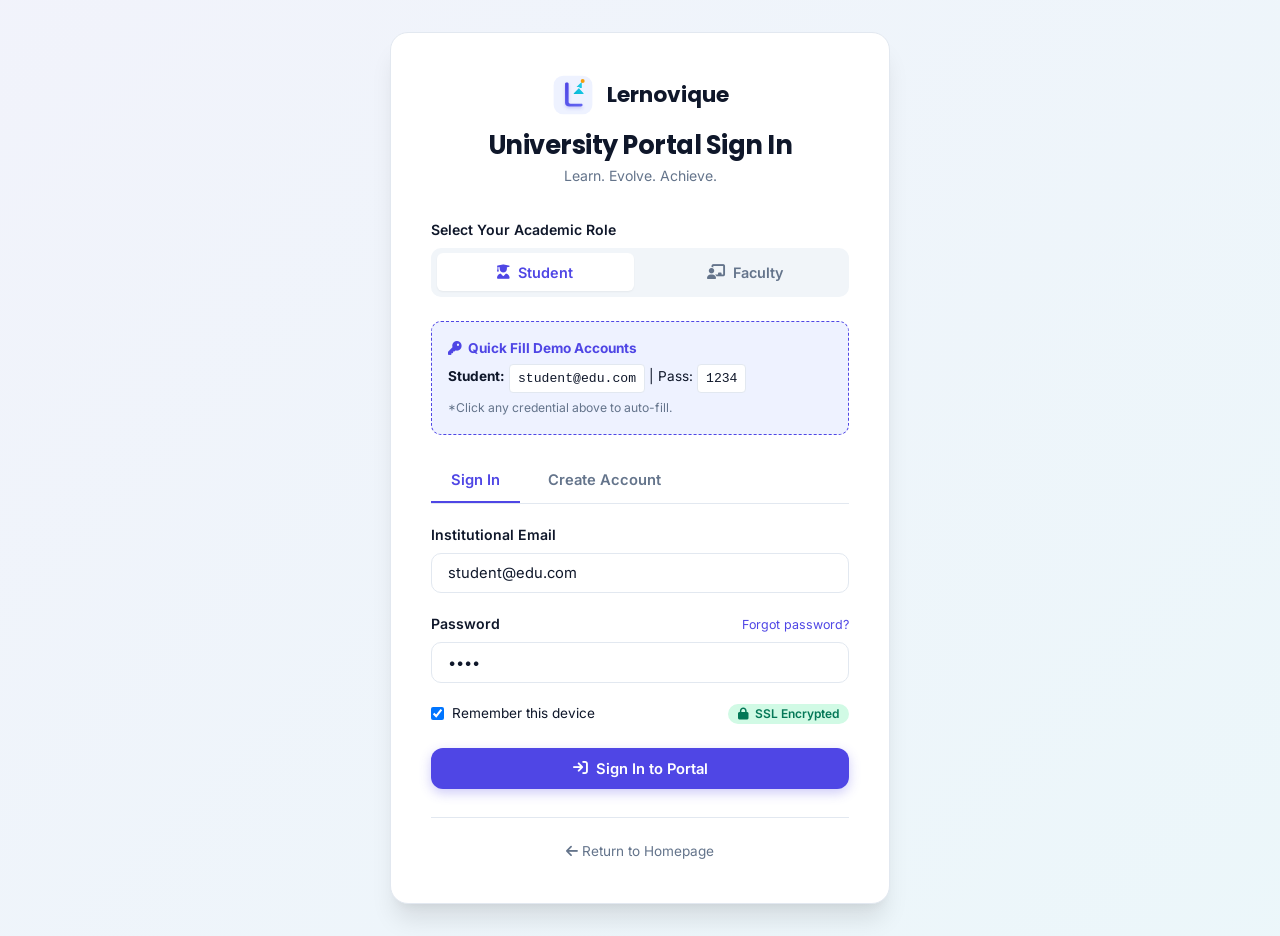
<file: pages/grades.html>
<!DOCTYPE html>
<html lang="en">
<head>
  <meta charset="UTF-8">
  <meta name="viewport" content="width=device-width, initial-scale=1.0">
  <title>Grades & Academic Performance | Lernovique - University Online Learning Platform</title>
  <meta name="description" content="Cumulative GPA metrics, subject-wise academic scores, and pure HTML5 canvas performance visualization.">
  <link rel="icon" type="image/svg+xml" href="../assets/logo.svg">
  <link rel="stylesheet" href="https://cdnjs.cloudflare.com/ajax/libs/font-awesome/6.4.0/css/all.min.css">
  <link rel="stylesheet" href="../css/style.css">
</head>
<body>

  <div class="site-wrapper">
    <aside class="sidebar">
      <div class="sidebar-header">
        <a href="../index.html" class="brand-badge">
          <img src="../assets/logo.svg" alt="Lernovique" class="brand-logo-img">
          <span>Lernovique</span>
        </a>
      </div>

      <ul class="sidebar-menu">
        <li class="sidebar-section-title">Academic Main</li>
        <li><a href="dashboard.html" class="sidebar-link"><i class="fa-solid fa-gauge-high"></i> Dashboard</a></li>
        <li><a href="courses.html" class="sidebar-link"><i class="fa-solid fa-graduation-cap"></i> Courses Catalog</a></li>
        <li><a href="live.html" class="sidebar-link"><i class="fa-solid fa-video"></i> Live Lectures</a></li>
        <li><a href="assignments.html" class="sidebar-link"><i class="fa-solid fa-list-check"></i> Assignments</a></li>
        <li><a href="grades.html" class="sidebar-link active"><i class="fa-solid fa-chart-pie"></i> Grades & GPA</a></li>

        <li class="sidebar-section-title">Communication</li>
        <li><a href="messages.html" class="sidebar-link"><i class="fa-solid fa-comments"></i> Messages <span class="badge badge-accent" style="margin-left:auto;">3</span></a></li>
        <li><a href="profile.html" class="sidebar-link"><i class="fa-solid fa-user-gear"></i> Profile & Settings</a></li>

        <li class="sidebar-section-title">Help</li>
        <li><a href="faculty-dashboard.html" class="sidebar-link"><i class="fa-solid fa-chalkboard-user"></i> Switch to Faculty/Student</a></li>
        <li><a href="help.html" class="sidebar-link"><i class="fa-solid fa-circle-question"></i> Help & FAQ</a></li>
      </ul>

      <div class="sidebar-footer">
        <div class="user-profile-badge" onclick="window.location.href='profile.html'">
          <div class="user-avatar auth-user-avatar">US</div>
          <div class="user-info-text">
            <div class="user-name auth-user-name">User Account</div>
            <div class="user-role-label auth-user-role">Student</div>
          </div>
        </div>
      </div>
    </aside>

    <div class="main-content">
      <header class="top-navbar">
        <div class="navbar-left">
          <button class="mobile-toggle-btn" aria-label="Open Sidebar"><i class="fa-solid fa-bars"></i></button>
          <div class="breadcrumb-nav">
            <a href="dashboard.html">Dashboard</a>
            <span class="breadcrumb-separator">/</span>
            <span>Grades & Transcript</span>
          </div>
        </div>

        <div class="navbar-right">
          <button class="btn btn-icon-only btn-subtle theme-toggle-btn" onclick="toggleTheme()" aria-label="Toggle Theme">
            <i class="fa-solid fa-moon"></i>
          </button>
        </div>
      </header>

      <main class="content-body">
        <div class="page-header-row">
          <div>
            <h1 class="page-title">Academic Grades & Performance</h1>
            <p class="page-subtitle">Official university grade card, continuous internal assessment, and GPA trajectory.</p>
          </div>
          <button class="btn btn-primary btn-sm" onclick="showToast('Official Grade Transcript PDF generated', 'success')">
            <i class="fa-solid fa-print"></i> Download Grade Card PDF
          </button>
        </div>

        <!-- GPA Metric Highlights -->
        <div style="display: grid; grid-template-columns: repeat(auto-fit, minmax(220px, 1fr)); gap: 1.25rem; margin-bottom: 2rem;">
          <div class="card" style="border-left: 4px solid var(--primary);">
            <div style="font-size: 0.8rem; color: var(--text-muted);">Cumulative CGPA (10 pt Scale)</div>
            <div style="font-size: 2.2rem; font-weight: 800; color: var(--primary);">8.84</div>
            <div style="font-size: 0.78rem; color: var(--success); font-weight: 600;"><i class="fa-solid fa-arrow-trend-up"></i> Top 5% in CSE Cohort</div>
          </div>

          <div class="card" style="border-left: 4px solid var(--secondary);">
            <div style="font-size: 0.8rem; color: var(--text-muted);">Current SGPA (Sem 5)</div>
            <div style="font-size: 2.2rem; font-weight: 800; color: var(--secondary);">9.20</div>
            <div style="font-size: 0.78rem; color: var(--text-muted);">17 Registered Credits</div>
          </div>

          <div class="card" style="border-left: 4px solid var(--accent);">
            <div style="font-size: 0.8rem; color: var(--text-muted);">Total Earned Credits</div>
            <div style="font-size: 2.2rem; font-weight: 800; color: var(--accent);">98 / 160</div>
            <div style="font-size: 0.78rem; color: var(--text-muted);">Degree Track: On Schedule</div>
          </div>

          <div class="card" style="border-left: 4px solid var(--success);">
            <div style="font-size: 0.8rem; color: var(--text-muted);">Academic Distinction</div>
            <div style="font-size: 1.5rem; font-weight: 800; color: var(--success); margin-top: 0.4rem;">Dean's List</div>
            <div style="font-size: 0.78rem; color: var(--text-muted);">Consistent 3 Semesters</div>
          </div>
        </div>

        <!-- Performance Chart Canvas & Analytics Grid -->
        <div style="display: grid; grid-template-columns: 1.5fr 1fr; gap: 2rem; margin-bottom: 2rem;">
          <!-- Pure Canvas Subject Breakdown Chart -->
          <div class="card">
            <div class="card-header">
              <div class="card-title"><i class="fa-solid fa-chart-column" style="color: var(--primary);"></i> Subject Marks Analysis (%)</div>
              <span class="badge badge-primary">Fall 2026</span>
            </div>
            <p style="font-size: 0.85rem; color: var(--text-muted); margin-bottom: 1rem;">
              Comparative evaluation of percentage scores obtained across theoretical exams and laboratory assignments.
            </p>
            <div style="position: relative; width: 100%; height: 260px;">
              <canvas id="gradeBarCanvas" width="600" height="260" style="width: 100%; height: 100%; display: block;"></canvas>
            </div>
          </div>

          <!-- GPA Trajectory Progression -->
          <div class="card">
            <div class="card-header">
              <div class="card-title"><i class="fa-solid fa-arrow-trend-up" style="color: var(--secondary);"></i> Semester SGPA Progression</div>
              <span class="badge badge-success">8.84 CGPA</span>
            </div>
            <p style="font-size: 0.85rem; color: var(--text-muted); margin-bottom: 1.25rem;">
              Semester-wise performance trend over undergraduate study:
            </p>

            <div style="display: flex; flex-direction: column; gap: 0.85rem;">
              <div>
                <div style="display:flex; justify-content:space-between; font-size:0.85rem; font-weight:600; margin-bottom:0.25rem;">
                  <span>Semester 1 (Autumn 2024)</span>
                  <span>8.40</span>
                </div>
                <div class="progress-bar-container"><div class="progress-bar-fill" style="width: 84%;"></div></div>
              </div>

              <div>
                <div style="display:flex; justify-content:space-between; font-size:0.85rem; font-weight:600; margin-bottom:0.25rem;">
                  <span>Semester 2 (Spring 2025)</span>
                  <span>8.65</span>
                </div>
                <div class="progress-bar-container"><div class="progress-bar-fill" style="width: 86.5%;"></div></div>
              </div>

              <div>
                <div style="display:flex; justify-content:space-between; font-size:0.85rem; font-weight:600; margin-bottom:0.25rem;">
                  <span>Semester 3 (Autumn 2025)</span>
                  <span>8.90</span>
                </div>
                <div class="progress-bar-container"><div class="progress-bar-fill" style="width: 89%;"></div></div>
              </div>

              <div>
                <div style="display:flex; justify-content:space-between; font-size:0.85rem; font-weight:600; margin-bottom:0.25rem;">
                  <span>Semester 4 (Spring 2026)</span>
                  <span>9.05</span>
                </div>
                <div class="progress-bar-container"><div class="progress-bar-fill" style="width: 90.5%;"></div></div>
              </div>

              <div>
                <div style="display:flex; justify-content:space-between; font-size:0.85rem; font-weight:600; margin-bottom:0.25rem; color:var(--primary);">
                  <span>Semester 5 (Current In-Progress)</span>
                  <span>9.20</span>
                </div>
                <div class="progress-bar-container"><div class="progress-bar-fill" style="width: 92%; background: linear-gradient(90deg, #4F46E5, #06B6D4);"></div></div>
              </div>
            </div>
          </div>
        </div>

        <!-- Subject-Wise Complete Grades Table -->
        <div class="card">
          <div class="card-header">
            <div class="card-title"><i class="fa-solid fa-table-list" style="color: var(--primary);"></i> Subject-Wise Continuous Assessment & Final Grade</div>
            <span class="badge badge-subtle">Apex University Examination Cell</span>
          </div>

          <div class="table-responsive">
            <table class="custom-table">
              <thead>
                <tr>
                  <th>Course Code & Title</th>
                  <th>Faculty</th>
                  <th>Credits</th>
                  <th>Mid-Term (50)</th>
                  <th>Assignments (100)</th>
                  <th>Practicals (50)</th>
                  <th>Aggregate (%)</th>
                  <th>Letter Grade</th>
                  <th>Grade Point</th>
                </tr>
              </thead>
              <tbody id="detailedGradesTbody">
                <!-- Populated via JS -->
              </tbody>
            </table>
          </div>
        </div>
      </main>
    </div>
  </div>

  <script src="../js/mock-data.js"></script>
  <script src="../js/app.js"></script>
  <script>
    document.addEventListener("DOMContentLoaded", () => {
      checkProtectedPage();
      renderGradesTable();
      renderCanvasChart();
    });

    function renderGradesTable() {
      const data = getLernoviqueData();
      const tbody = document.getElementById("detailedGradesTbody");
      if (!tbody || !data.grades) return;

      tbody.innerHTML = data.grades.map(g => `
        <tr>
          <td>
            <div style="font-weight: 700; color: var(--primary);">${g.subjectCode}</div>
            <div style="font-size: 0.85rem;">${g.subjectName}</div>
          </td>
          <td style="font-size: 0.85rem; color: var(--text-muted);">${g.instructor}</td>
          <td><strong>${g.credits}</strong></td>
          <td>${g.midTerm} / 50</td>
          <td>${g.assignments} / 100</td>
          <td>${g.labPracticals} / 50</td>
          <td style="font-weight: 700;">${g.percentage}%</td>
          <td><span class="badge ${g.finalGrade.includes('A') ? 'badge-success' : 'badge-primary'}">${g.finalGrade}</span></td>
          <td><strong>${g.gradePoint.toFixed(1)}</strong></td>
        </tr>
      `).join("");
    }

    function renderCanvasChart() {
      const canvas = document.getElementById("gradeBarCanvas");
      if (!canvas) return;
      const ctx = canvas.getContext("2d");
      const dpr = window.devicePixelRatio || 1;

      // Adjust for retina displays
      const rect = canvas.getBoundingClientRect();
      canvas.width = rect.width * dpr;
      canvas.height = rect.height * dpr;
      ctx.scale(dpr, dpr);

      const data = getLernoviqueData();
      const subjects = data.grades;

      const paddingLeft = 60;
      const paddingBottom = 40;
      const paddingTop = 20;
      const chartWidth = rect.width - paddingLeft - 20;
      const chartHeight = rect.height - paddingBottom - paddingTop;

      // Draw grid lines
      ctx.strokeStyle = document.documentElement.getAttribute("data-theme") === "dark" ? "#26354D" : "#E2E8F0";
      ctx.lineWidth = 1;
      ctx.font = "11px Inter, sans-serif";
      ctx.fillStyle = "#94A3B8";

      const gridSteps = [0, 25, 50, 75, 100];
      gridSteps.forEach(val => {
        const y = paddingTop + chartHeight - (val / 100) * chartHeight;
        ctx.beginPath();
        ctx.moveTo(paddingLeft, y);
        ctx.lineTo(paddingLeft + chartWidth, y);
        ctx.stroke();
        ctx.fillText(val + "%", 15, y + 4);
      });

      // Draw bars
      const barWidth = Math.min(48, chartWidth / (subjects.length * 1.5));
      const step = chartWidth / subjects.length;

      subjects.forEach((s, idx) => {
        const x = paddingLeft + idx * step + (step - barWidth) / 2;
        const barH = (s.percentage / 100) * chartHeight;
        const y = paddingTop + chartHeight - barH;

        // Gradient for bar
        const grad = ctx.createLinearGradient(0, y, 0, paddingTop + chartHeight);
        grad.addColorStop(0, "#4F46E5");
        grad.addColorStop(1, "#06B6D4");

        ctx.fillStyle = grad;
        ctx.beginPath();
        ctx.roundRect(x, y, barWidth, barH, [6, 6, 0, 0]);
        ctx.fill();

        // Label score on top
        ctx.fillStyle = document.documentElement.getAttribute("data-theme") === "dark" ? "#FFF" : "#0F172A";
        ctx.font = "bold 11px Inter, sans-serif";
        ctx.textAlign = "center";
        ctx.fillText(`${s.percentage}%`, x + barWidth / 2, y - 6);

        // Label Subject Code below
        ctx.fillStyle = "#64748B";
        ctx.font = "11px Inter, sans-serif";
        ctx.fillText(s.subjectCode, x + barWidth / 2, paddingTop + chartHeight + 20);
      });
    }

    // Re-render chart on resize or theme change
    window.addEventListener("resize", renderCanvasChart);
  </script>
</body>
</html>
</file>
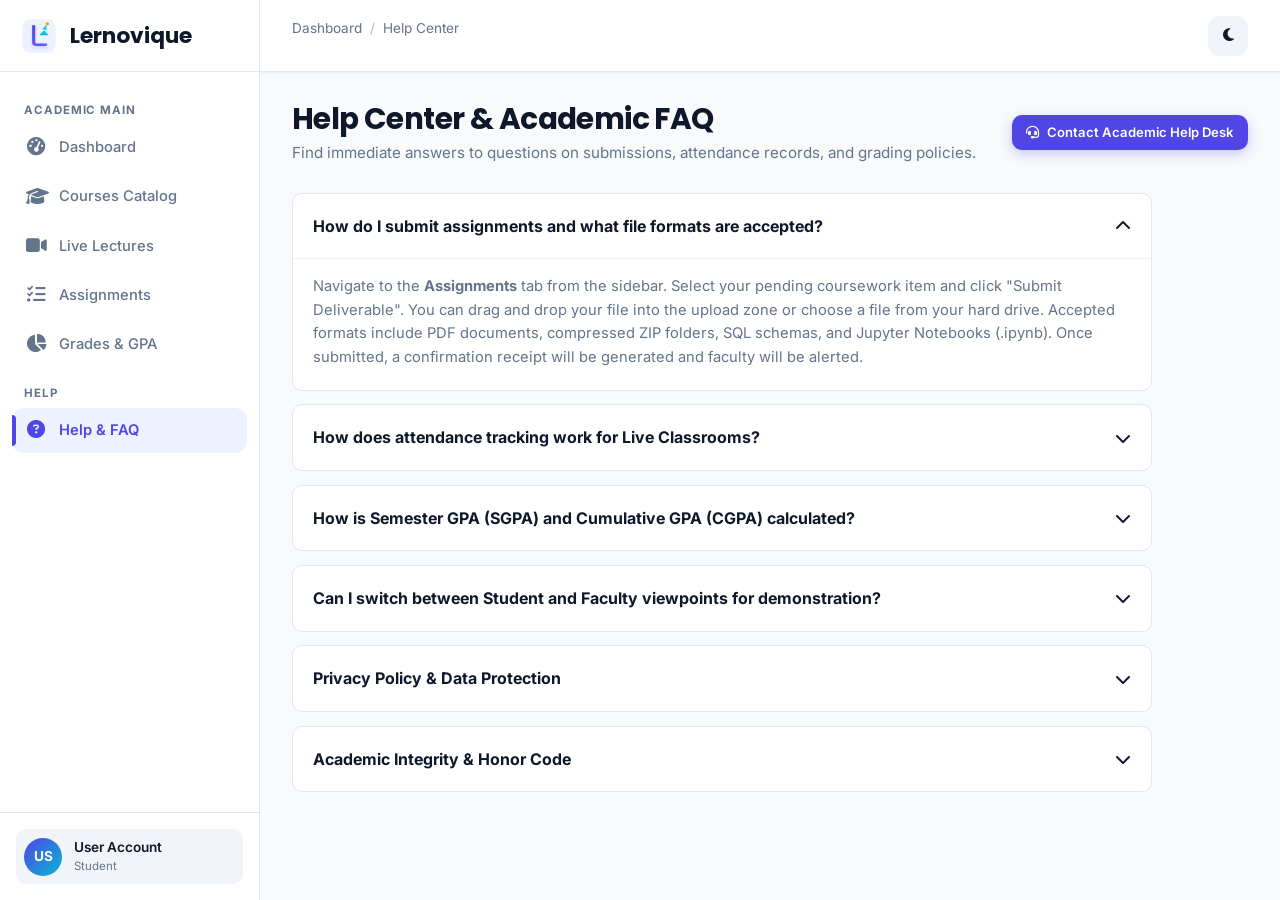
<file: pages/help.html>
<!DOCTYPE html>
<html lang="en">
<head>
  <meta charset="UTF-8">
  <meta name="viewport" content="width=device-width, initial-scale=1.0">
  <title>Help Center & Academic FAQ | Lernovique - University Online Learning Platform</title>
  <meta name="description" content="Frequently asked questions on course enrollment, assignment submissions, live classroom attendance, and grading policies.">
  <link rel="icon" type="image/svg+xml" href="../assets/logo.svg">
  <link rel="stylesheet" href="https://cdnjs.cloudflare.com/ajax/libs/font-awesome/6.4.0/css/all.min.css">
  <link rel="stylesheet" href="../css/style.css">
  <style>
    .faq-item {
      background: var(--bg-surface);
      border: 1px solid var(--border-color);
      border-radius: var(--radius-md);
      margin-bottom: 0.85rem;
      overflow: hidden;
    }
    .faq-question {
      padding: 1.25rem;
      font-weight: 700;
      font-size: 1rem;
      cursor: pointer;
      display: flex;
      justify-content: space-between;
      align-items: center;
      transition: background var(--transition-fast);
    }
    .faq-question:hover {
      background: var(--bg-subtle);
    }
    .faq-answer {
      padding: 0 1.25rem 1.25rem;
      font-size: 0.92rem;
      color: var(--text-muted);
      line-height: 1.6;
      display: none;
      border-top: 1px solid var(--border-subtle);
      padding-top: 1rem;
    }
    .faq-item.open .faq-answer {
      display: block;
    }
    .faq-item.open .faq-icon {
      transform: rotate(180deg);
    }
    .faq-icon {
      transition: transform var(--transition-fast);
    }
  </style>
</head>
<body>

  <div class="site-wrapper">
    <aside class="sidebar">
      <div class="sidebar-header">
        <a href="../index.html" class="brand-badge">
          <img src="../assets/logo.svg" alt="Lernovique" class="brand-logo-img">
          <span>Lernovique</span>
        </a>
      </div>

      <ul class="sidebar-menu">
        <li class="sidebar-section-title">Academic Main</li>
        <li><a href="dashboard.html" class="sidebar-link"><i class="fa-solid fa-gauge-high"></i> Dashboard</a></li>
        <li><a href="courses.html" class="sidebar-link"><i class="fa-solid fa-graduation-cap"></i> Courses Catalog</a></li>
        <li><a href="live.html" class="sidebar-link"><i class="fa-solid fa-video"></i> Live Lectures</a></li>
        <li><a href="assignments.html" class="sidebar-link"><i class="fa-solid fa-list-check"></i> Assignments</a></li>
        <li><a href="grades.html" class="sidebar-link"><i class="fa-solid fa-chart-pie"></i> Grades & GPA</a></li>

        <li class="sidebar-section-title">Help</li>
        <li><a href="help.html" class="sidebar-link active"><i class="fa-solid fa-circle-question"></i> Help & FAQ</a></li>
      </ul>

      <div class="sidebar-footer">
        <div class="user-profile-badge" onclick="window.location.href='profile.html'">
          <div class="user-avatar auth-user-avatar">US</div>
          <div class="user-info-text">
            <div class="user-name auth-user-name">User Account</div>
            <div class="user-role-label auth-user-role">Student</div>
          </div>
        </div>
      </div>
    </aside>

    <div class="main-content">
      <header class="top-navbar">
        <div class="navbar-left">
          <button class="mobile-toggle-btn" aria-label="Open Sidebar"><i class="fa-solid fa-bars"></i></button>
          <div class="breadcrumb-nav">
            <a href="dashboard.html">Dashboard</a>
            <span class="breadcrumb-separator">/</span>
            <span>Help Center</span>
          </div>
        </div>

        <div class="navbar-right">
          <button class="btn btn-icon-only btn-subtle theme-toggle-btn" onclick="toggleTheme()" aria-label="Toggle Theme">
            <i class="fa-solid fa-moon"></i>
          </button>
        </div>
      </header>

      <main class="content-body">
        <div class="page-header-row">
          <div>
            <h1 class="page-title">Help Center & Academic FAQ</h1>
            <p class="page-subtitle">Find immediate answers to questions on submissions, attendance records, and grading policies.</p>
          </div>
          <a href="messages.html" class="btn btn-primary btn-sm">
            <i class="fa-solid fa-headset"></i> Contact Academic Help Desk
          </a>
        </div>

        <div style="max-width: 860px;">
          <div class="faq-item open">
            <div class="faq-question" onclick="toggleFaq(this)">
              <span>How do I submit assignments and what file formats are accepted?</span>
              <i class="fa-solid fa-chevron-down faq-icon"></i>
            </div>
            <div class="faq-answer">
              Navigate to the <strong>Assignments</strong> tab from the sidebar. Select your pending coursework item and click "Submit Deliverable". You can drag and drop your file into the upload zone or choose a file from your hard drive. Accepted formats include PDF documents, compressed ZIP folders, SQL schemas, and Jupyter Notebooks (.ipynb). Once submitted, a confirmation receipt will be generated and faculty will be alerted.
            </div>
          </div>

          <div class="faq-item">
            <div class="faq-question" onclick="toggleFaq(this)">
              <span>How does attendance tracking work for Live Classrooms?</span>
              <i class="fa-solid fa-chevron-down faq-icon"></i>
            </div>
            <div class="faq-answer">
              When you click "Join Live Classroom" during a scheduled lecture, Lernovique registers your attendance token with the university registrar server. Attending at least 75% of the live session automatically satisfies the statutory academic attendance threshold for mid-term eligibility.
            </div>
          </div>

          <div class="faq-item">
            <div class="faq-question" onclick="toggleFaq(this)">
              <span>How is Semester GPA (SGPA) and Cumulative GPA (CGPA) calculated?</span>
              <i class="fa-solid fa-chevron-down faq-icon"></i>
            </div>
            <div class="faq-answer">
              Lernovique implements the standard UGC 10-point scale. SGPA is calculated by multiplying credit weighting of each course with grade point earned, divided by total registered credits. CGPA represents the cumulative weighted average across all completed semesters.
            </div>
          </div>

          <div class="faq-item">
            <div class="faq-question" onclick="toggleFaq(this)">
              <span>Can I switch between Student and Faculty viewpoints for demonstration?</span>
              <i class="fa-solid fa-chevron-down faq-icon"></i>
            </div>
            <div class="faq-answer">
              Yes! For evaluation of this interactive prototype, you can switch roles anytime using the "Switch to Faculty" link in the sidebar or by logging in with either demo account: <code>student@edu.com / 1234</code> or <code>faculty@edu.com / 1234</code>.
            </div>
          </div>

          <div class="faq-item" id="privacy-policy">
            <div class="faq-question" onclick="toggleFaq(this)">
              <span>Privacy Policy & Data Protection</span>
              <i class="fa-solid fa-chevron-down faq-icon"></i>
            </div>
            <div class="faq-answer">
              Lernovique is dedicated to safeguarding student and faculty data privacy. All academic records, assignments, and grades are secured using end-to-end encryption protocols in compliance with institutional guidelines and educational data confidentiality regulations. We do not sell or share student learning information with third-party advertising services.
            </div>
          </div>

          <div class="faq-item" id="academic-integrity">
            <div class="faq-question" onclick="toggleFaq(this)">
              <span>Academic Integrity & Honor Code</span>
              <i class="fa-solid fa-chevron-down faq-icon"></i>
            </div>
            <div class="faq-answer">
              All students enrolled on Lernovique agree to abide by the university Honor Code. Submitted assignments, project reports, and assessments must reflect original work. Automated plagiarism analysis and submission version timestamps are logged to preserve academic honesty, fairness, and professional integrity across all university departments.
            </div>
          </div>
        </div>
      </main>
    </div>
  </div>

  <script src="../js/mock-data.js"></script>
  <script src="../js/app.js"></script>
  <script>
    function toggleFaq(el) {
      const parent = el.parentElement;
      parent.classList.toggle("open");
    }

    // Open target FAQ section if navigated via hash link (e.g. #privacy-policy)
    document.addEventListener("DOMContentLoaded", () => {
      const hash = window.location.hash;
      if (hash) {
        const target = document.querySelector(hash);
        if (target && target.classList.contains("faq-item")) {
          target.classList.add("open");
          target.scrollIntoView({ behavior: "smooth", block: "center" });
        }
      }
    });
  </script>
</body>
</html>
</file>
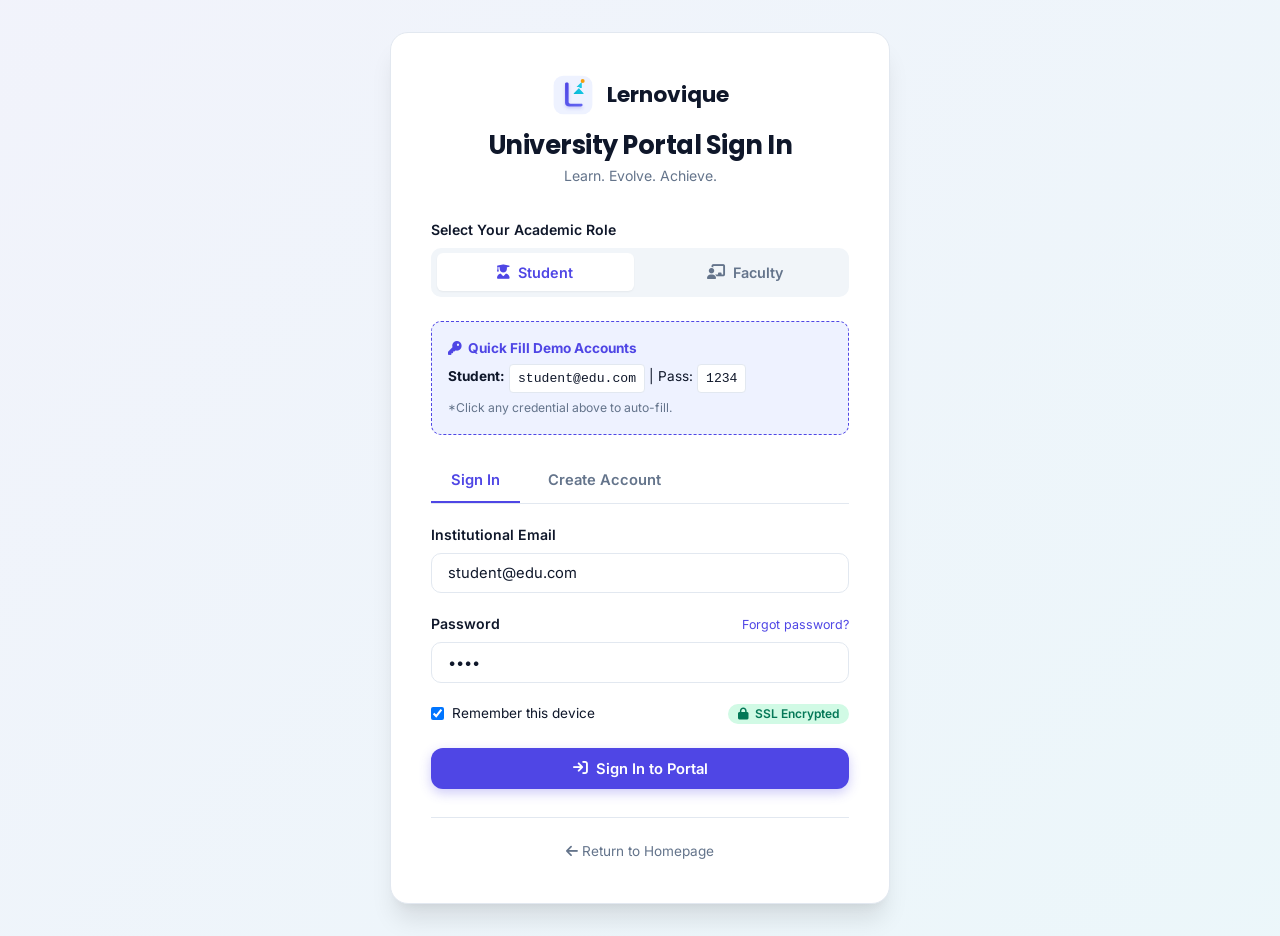
<file: pages/login.html>
<!DOCTYPE html>
<html lang="en">
<head>
  <meta charset="UTF-8">
  <meta name="viewport" content="width=device-width, initial-scale=1.0">
  <title>Login & Registration | Lernovique - University Online Learning Platform</title>
  <meta name="description" content="Sign in or register for Lernovique university online learning platform with student or faculty credentials.">
  <link rel="icon" type="image/svg+xml" href="../assets/logo.svg">
  <link rel="stylesheet" href="https://cdnjs.cloudflare.com/ajax/libs/font-awesome/6.4.0/css/all.min.css">
  <link rel="stylesheet" href="../css/style.css">
  <style>
    .auth-page-wrapper {
      min-height: 100vh;
      display: flex;
      align-items: center;
      justify-content: center;
      padding: 2rem 1rem;
      background: linear-gradient(135deg, rgba(79, 70, 229, 0.04) 0%, rgba(6, 182, 212, 0.05) 100%);
    }
    .auth-card {
      background: var(--bg-surface);
      border: 1px solid var(--border-color);
      border-radius: var(--radius-xl);
      box-shadow: var(--shadow-xl);
      max-width: 500px;
      width: 100%;
      padding: 2.5rem;
    }
    .role-selector {
      display: grid;
      grid-template-columns: 1fr 1fr;
      gap: 0.75rem;
      margin-bottom: 1.5rem;
      background: var(--bg-subtle);
      padding: 0.35rem;
      border-radius: var(--radius-md);
    }
    .role-btn {
      padding: 0.65rem;
      border: none;
      background: transparent;
      border-radius: var(--radius-sm);
      font-weight: 600;
      font-size: 0.9rem;
      cursor: pointer;
      display: flex;
      align-items: center;
      justify-content: center;
      gap: 0.5rem;
      color: var(--text-muted);
      transition: all var(--transition-fast);
    }
    .role-btn.active {
      background: var(--bg-surface);
      color: var(--primary);
      box-shadow: var(--shadow-sm);
    }
    .demo-credentials-box {
      background: var(--primary-light);
      border: 1px dashed var(--primary);
      border-radius: var(--radius-md);
      padding: 1rem;
      margin-bottom: 1.5rem;
      font-size: 0.85rem;
    }
    .demo-chip {
      display: inline-block;
      background: var(--bg-surface);
      padding: 0.2rem 0.5rem;
      border-radius: 4px;
      font-family: monospace;
      font-size: 0.82rem;
      cursor: pointer;
      border: 1px solid var(--border-color);
    }
    .demo-chip:hover {
      border-color: var(--primary);
      color: var(--primary);
    }
  </style>
</head>
<body>

  <div class="auth-page-wrapper">
    <div class="auth-card">
      <div style="text-align: center; margin-bottom: 2rem;">
        <a href="../index.html" class="brand-badge" style="justify-content: center; margin-bottom: 0.75rem;">
          <img src="../assets/logo.svg" alt="Lernovique" class="brand-logo-img" style="width: 44px; height: 44px;">
          <span>Lernovique</span>
        </a>
        <h1 style="font-size: 1.6rem; margin-bottom: 0.25rem;">University Portal Sign In</h1>
        <p style="font-size: 0.88rem; color: var(--text-muted);">Learn. Evolve. Achieve.</p>
      </div>

      <!-- Role Selector -->
      <label class="form-label">Select Your Academic Role</label>
      <div class="role-selector" id="roleSelector">
        <button type="button" class="role-btn active" data-role="student" onclick="setRole('student')">
          <i class="fa-solid fa-user-graduate"></i> Student
        </button>
        <button type="button" class="role-btn" data-role="faculty" onclick="setRole('faculty')">
          <i class="fa-solid fa-chalkboard-user"></i> Faculty
        </button>
      </div>

      <!-- Demo Credentials Notice -->
      <div class="demo-credentials-box">
        <div style="font-weight: 700; color: var(--primary); margin-bottom: 0.35rem; display: flex; align-items: center; gap: 0.4rem;">
          <i class="fa-solid fa-key"></i> Quick Fill Demo Accounts
        </div>
        <div id="demoCredentialsStudent">
          <strong>Student:</strong> <span class="demo-chip" onclick="quickFill('student@edu.com', '1234')">student@edu.com</span> | Pass: <span class="demo-chip" onclick="quickFill('student@edu.com', '1234')">1234</span>
        </div>
        <div id="demoCredentialsFaculty" style="display: none;">
          <strong>Faculty:</strong> <span class="demo-chip" onclick="quickFill('faculty@edu.com', '1234')">faculty@edu.com</span> | Pass: <span class="demo-chip" onclick="quickFill('faculty@edu.com', '1234')">1234</span>
        </div>
        <div style="font-size: 0.76rem; color: var(--text-muted); margin-top: 0.35rem;">
          *Click any credential above to auto-fill.
        </div>
      </div>

      <!-- Login / Register Form Tabs -->
      <div class="tabs-parent">
        <div class="tabs-nav" style="margin-bottom: 1.25rem;">
          <button class="tab-btn active" data-tab="tabLogin" id="loginTabBtn">Sign In</button>
          <button class="tab-btn" data-tab="tabRegister" id="registerTabBtn">Create Account</button>
        </div>

        <!-- Login Form -->
        <div class="tab-pane active" id="tabLogin">
          <form id="loginForm" onsubmit="submitLogin(event)">
            <div class="form-group">
              <label class="form-label" for="loginEmail">Institutional Email</label>
              <input type="email" id="loginEmail" class="form-control" placeholder="e.g. student@edu.com" value="student@edu.com" required>
            </div>

            <div class="form-group">
              <div style="display: flex; justify-content: space-between; align-items: center; margin-bottom: 0.45rem;">
                <label class="form-label" for="loginPassword" style="margin-bottom: 0;">Password</label>
                <a href="#" onclick="showToast('Use demo password: 1234', 'info'); return false;" style="font-size: 0.78rem;">Forgot password?</a>
              </div>
              <input type="password" id="loginPassword" class="form-control" placeholder="Enter password" value="1234" required>
            </div>

            <div style="display: flex; align-items: center; justify-content: space-between; margin-bottom: 1.5rem; font-size: 0.85rem;">
              <label style="display: flex; align-items: center; gap: 0.5rem; cursor: pointer;">
                <input type="checkbox" checked> Remember this device
              </label>
              <span class="badge badge-success"><i class="fa-solid fa-lock"></i> SSL Encrypted</span>
            </div>

            <button type="submit" class="btn btn-primary" style="width: 100%;">
              <i class="fa-solid fa-arrow-right-to-bracket"></i> Sign In to Portal
            </button>
          </form>
        </div>

        <!-- Register Form -->
        <div class="tab-pane" id="tabRegister">
          <form id="registerForm" onsubmit="submitRegister(event)">
            <div class="form-group">
              <label class="form-label" for="regName">Full Legal Name</label>
              <input type="text" id="regName" class="form-control" placeholder="e.g. Priya Patel" required>
            </div>

            <div class="form-group">
              <label class="form-label" for="regEmail">Institutional Email (.edu)</label>
              <input type="email" id="regEmail" class="form-control" placeholder="e.g. priya@edu.com" required>
            </div>

            <div class="form-group">
              <label class="form-label" for="regRole">Academic Role</label>
              <select id="regRole" class="form-control" onchange="toggleRegIdLabel(this.value)" required>
                <option value="student">Student</option>
                <option value="faculty">Faculty / Professor</option>
              </select>
            </div>

            <div class="form-group">
              <label class="form-label" for="regIdField" id="regIdLabel">Roll Number (Student)</label>
              <input type="text" id="regIdField" class="form-control" placeholder="e.g. CS2026-042 (leave blank to auto-generate)">
            </div>

            <div class="form-group">
              <label class="form-label" for="regPhone">Contact Phone Number</label>
              <input type="tel" id="regPhone" class="form-control" placeholder="e.g. +91 98765 43210 (leave blank for default)">
            </div>

            <div class="form-group">
              <label class="form-label">Department / Program</label>
              <div style="background: var(--bg-subtle); border: 1px solid var(--border-color); padding: 0.65rem 0.85rem; border-radius: var(--radius-sm); font-size: 0.9rem; font-weight: 600; color: var(--primary);">
                <i class="fa-solid fa-code"></i> Department: Computer Science & Engineering
              </div>
              <input type="hidden" id="regDept" value="Computer Science & Engineering">
            </div>

            <div class="form-group">
              <label class="form-label" for="regPassword">Create Password</label>
              <input type="password" id="regPassword" class="form-control" placeholder="Minimum 4 characters" minlength="4" required>
            </div>

            <div style="font-size: 0.8rem; color: var(--text-muted); margin-bottom: 1.25rem;">
              By registering, you agree to the university <a href="help.html">Acceptable Use Policy</a>.
            </div>

            <button type="submit" class="btn btn-primary" style="width: 100%;">
              <i class="fa-solid fa-user-plus"></i> Register Academic Account
            </button>
          </form>
        </div>
      </div>

      <div style="text-align: center; margin-top: 1.75rem; border-top: 1px solid var(--border-color); padding-top: 1.25rem;">
        <a href="../index.html" style="font-size: 0.85rem; color: var(--text-muted);">
          <i class="fa-solid fa-arrow-left"></i> Return to Homepage
        </a>
      </div>
    </div>
  </div>

  <script src="../js/mock-data.js"></script>
  <script src="../js/app.js"></script>
  <script>
    let activeRole = "student";

    function setRole(role) {
      activeRole = role;
      document.querySelectorAll(".role-btn").forEach(b => {
        b.classList.toggle("active", b.getAttribute("data-role") === role);
      });

      if (document.getElementById("regRole")) {
        document.getElementById("regRole").value = role;
        toggleRegIdLabel(role);
      }

      if (role === "student") {
        document.getElementById("demoCredentialsStudent").style.display = "block";
        document.getElementById("demoCredentialsFaculty").style.display = "none";
        document.getElementById("loginEmail").value = "student@edu.com";
      } else {
        document.getElementById("demoCredentialsStudent").style.display = "none";
        document.getElementById("demoCredentialsFaculty").style.display = "block";
        document.getElementById("loginEmail").value = "faculty@edu.com";
      }
      document.getElementById("loginPassword").value = "1234";
    }

    function toggleRegIdLabel(role) {
      const label = document.getElementById("regIdLabel");
      const input = document.getElementById("regIdField");
      if (role === "faculty") {
        label.textContent = "Employee ID (Faculty)";
        input.placeholder = "e.g. FAC-EMP-108 (leave blank to auto-generate)";
      } else {
        label.textContent = "Roll Number (Student)";
        input.placeholder = "e.g. CS2026-042 (leave blank to auto-generate)";
      }
    }

    function quickFill(email, pass) {
      document.getElementById("loginEmail").value = email;
      document.getElementById("loginPassword").value = pass;
      showToast("Credentials filled!", "info");
    }

    function submitLogin(e) {
      e.preventDefault();
      const email = document.getElementById("loginEmail").value.trim();
      const pass = document.getElementById("loginPassword").value.trim();

      if (!email || !pass) {
        showToast("Please enter email and password", "error");
        return;
      }
      handleLogin(email, pass, activeRole);
    }

    function submitRegister(e) {
      e.preventDefault();
      const name = document.getElementById("regName").value.trim();
      const email = document.getElementById("regEmail").value.trim();
      const role = document.getElementById("regRole").value;
      const dept = document.getElementById("regDept").value;
      const pass = document.getElementById("regPassword").value;
      let idField = document.getElementById("regIdField").value.trim();
      let phone = document.getElementById("regPhone").value.trim();

      if (!name || !email) {
        showToast("Please complete all registration fields", "error");
        return;
      }

      const isFac = role === "faculty";
      if (!idField) {
        idField = isFac 
          ? "FAC-EMP-" + Math.floor(100 + Math.random() * 900)
          : "CS2026-0" + Math.floor(10 + Math.random() * 90);
      }
      if (!phone) {
        phone = "+91 98" + Math.floor(10000000 + Math.random() * 90000000);
      }

      // Create new user session
      const nameParts = name.trim().split(" ");
      const firstName = nameParts[0] || name;
      const lastName = nameParts.slice(1).join(" ") || "";
      const initials = ((firstName[0] || "") + (lastName[0] || (firstName[1] || ""))).toUpperCase() || "US";

      const newUser = {
        id: "usr_" + Date.now(),
        name: name,
        firstName: firstName,
        lastName: lastName,
        email: email,
        role: role,
        department: dept,
        rollNo: isFac ? undefined : idField,
        employeeId: isFac ? idField : undefined,
        phone: phone,
        avatar: initials,
        semester: isFac ? undefined : "Semester 5 (Fall 2026)",
        university: "Apex Institute of Technology, Pune",
        gpa: isFac ? undefined : 8.50,
        enrolledCourses: ["cse-201", "cse-301"]
      };

      // Persist in mock data registeredUsers array
      const data = getLernoviqueData();
      if (!data.registeredUsers) data.registeredUsers = [];
      const existingIdx = data.registeredUsers.findIndex(u => u.email.toLowerCase() === email.toLowerCase());
      if (existingIdx !== -1) {
        data.registeredUsers[existingIdx] = newUser;
      } else {
        data.registeredUsers.push(newUser);
      }
      saveLernoviqueData(data);

      setCurrentUser(newUser);
      setAuthSession(true, newUser);

      // Pre-initialize isolated data slices for new user
      if (typeof getUserDataSlice === "function") {
        getUserDataSlice(email, "assignments", typeof createDefaultAssignmentsForUser === "function" ? createDefaultAssignmentsForUser : null);
        getUserDataSlice(email, "messages", typeof createDefaultMessagesForUser === "function" ? createDefaultMessagesForUser : null);
      }

      showToast(`Registration successful! Welcome, ${firstName}!`, "success");
      setTimeout(() => {
        if (role === "faculty") {
          window.location.href = "faculty-dashboard.html";
        } else {
          window.location.href = "dashboard.html";
        }
      }, 700);
    }

    // Check query params if directed to register
    document.addEventListener("DOMContentLoaded", () => {
      const tabParam = getUrlParam("tab");
      if (tabParam === "register") {
        document.getElementById("registerTabBtn").click();
      }
    });
  </script>
</body>
</html>
</file>
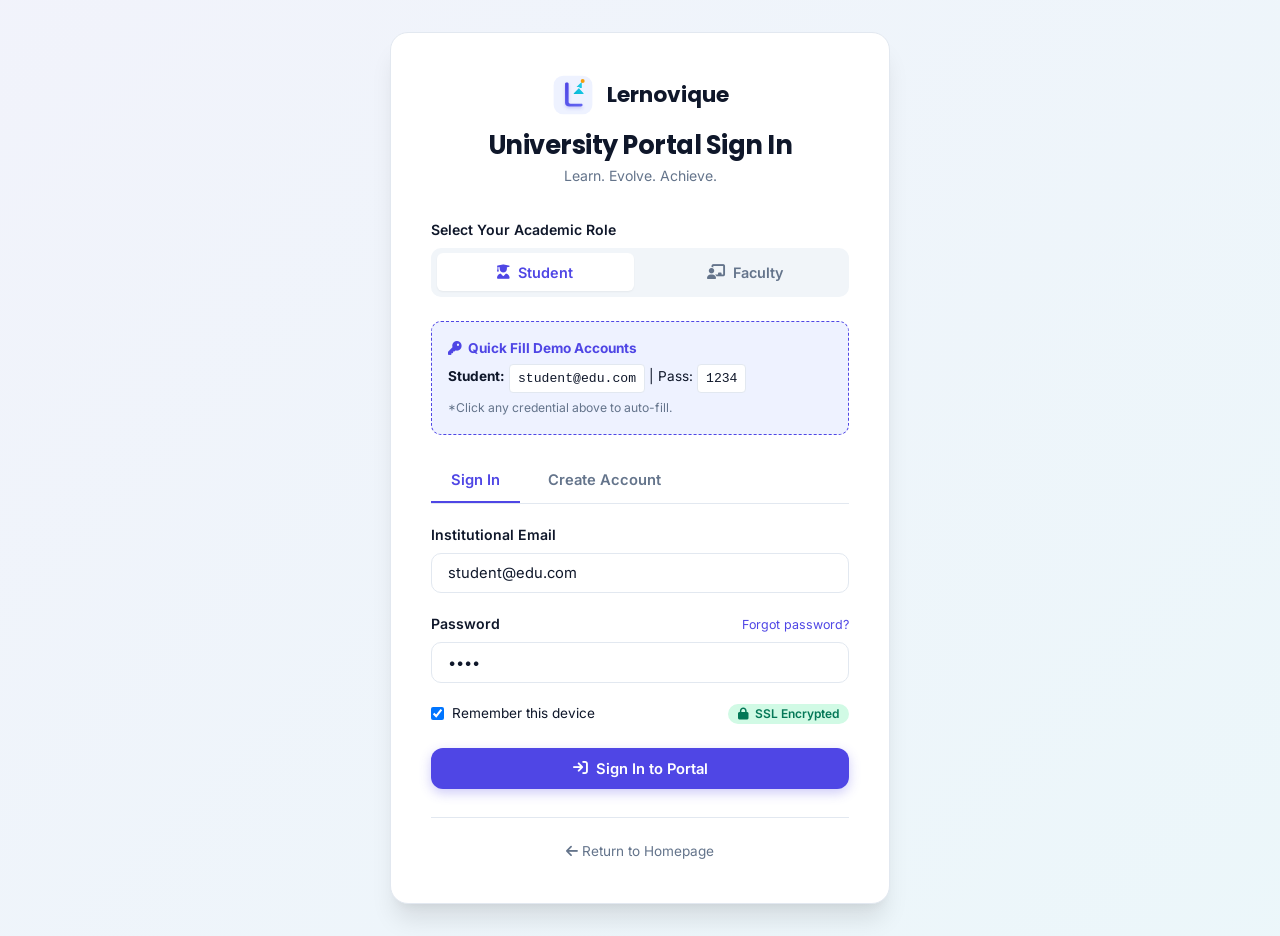
<file: pages/messages.html>
<!DOCTYPE html>
<html lang="en">
<head>
  <meta charset="UTF-8">
  <meta name="viewport" content="width=device-width, initial-scale=1.0">
  <title>Messages & Communications | Lernovique - University Online Learning Platform</title>
  <meta name="description" content="Direct messaging between university students and professors, plus official broadcast announcements.">
  <link rel="icon" type="image/svg+xml" href="../assets/logo.svg">
  <link rel="stylesheet" href="https://cdnjs.cloudflare.com/ajax/libs/font-awesome/6.4.0/css/all.min.css">
  <link rel="stylesheet" href="../css/style.css">
  <style>
    .chat-layout {
      display: grid;
      grid-template-columns: 320px 1fr;
      height: calc(100vh - 180px);
      min-height: 560px;
      border: 1px solid var(--border-color);
      border-radius: var(--radius-xl);
      background: var(--bg-surface);
      overflow: hidden;
    }
    .threads-sidebar {
      border-right: 1px solid var(--border-color);
      display: flex;
      flex-direction: column;
      background: var(--bg-subtle);
    }
    .thread-item {
      display: flex;
      align-items: center;
      gap: 0.75rem;
      padding: 1rem;
      border-bottom: 1px solid var(--border-subtle);
      cursor: pointer;
      transition: background var(--transition-fast);
    }
    .thread-item:hover {
      background: var(--border-subtle);
    }
    .thread-item.active {
      background: var(--primary-light);
      border-left: 4px solid var(--primary);
    }
    .chat-pane {
      display: flex;
      flex-direction: column;
      background: var(--bg-surface);
    }
    .chat-header {
      padding: 1rem 1.5rem;
      border-bottom: 1px solid var(--border-color);
      display: flex;
      justify-content: space-between;
      align-items: center;
    }
    .chat-messages-container {
      flex: 1;
      padding: 1.5rem;
      overflow-y: auto;
      display: flex;
      flex-direction: column;
      gap: 1rem;
    }
    .message-bubble {
      max-width: 65%;
      padding: 0.85rem 1.15rem;
      border-radius: 16px;
      font-size: 0.92rem;
      line-height: 1.5;
      position: relative;
    }
    .message-bubble.incoming {
      align-self: flex-start;
      background: var(--bg-subtle);
      color: var(--text-main);
      border-bottom-left-radius: 4px;
    }
    .message-bubble.outgoing {
      align-self: flex-end;
      background: var(--primary);
      color: #FFFFFF;
      border-bottom-right-radius: 4px;
    }
    .message-time {
      font-size: 0.72rem;
      margin-top: 0.35rem;
      opacity: 0.75;
      text-align: right;
    }
    .chat-input-bar {
      padding: 1rem 1.5rem;
      border-top: 1px solid var(--border-color);
      display: flex;
      gap: 0.75rem;
      align-items: center;
    }
    @media (max-width: 800px) {
      .chat-layout { grid-template-columns: 1fr; }
      .threads-sidebar { display: none; }
    }
  </style>
</head>
<body>

  <div class="site-wrapper">
    <aside class="sidebar">
      <div class="sidebar-header">
        <a href="../index.html" class="brand-badge">
          <img src="../assets/logo.svg" alt="Lernovique" class="brand-logo-img">
          <span>Lernovique</span>
        </a>
      </div>

      <ul class="sidebar-menu">
        <li class="sidebar-section-title">Academic Main</li>
        <li><a href="dashboard.html" class="sidebar-link"><i class="fa-solid fa-gauge-high"></i> Dashboard</a></li>
        <li><a href="courses.html" class="sidebar-link"><i class="fa-solid fa-graduation-cap"></i> Courses Catalog</a></li>
        <li><a href="live.html" class="sidebar-link"><i class="fa-solid fa-video"></i> Live Lectures</a></li>
        <li><a href="assignments.html" class="sidebar-link"><i class="fa-solid fa-list-check"></i> Assignments</a></li>
        <li><a href="grades.html" class="sidebar-link"><i class="fa-solid fa-chart-pie"></i> Grades & GPA</a></li>

        <li class="sidebar-section-title">Communication</li>
        <li><a href="messages.html" class="sidebar-link active"><i class="fa-solid fa-comments"></i> Messages <span class="badge badge-accent" style="margin-left:auto;">3</span></a></li>
        <li><a href="profile.html" class="sidebar-link"><i class="fa-solid fa-user-gear"></i> Profile & Settings</a></li>

        <li class="sidebar-section-title">Help</li>
        <li><a href="faculty-dashboard.html" class="sidebar-link"><i class="fa-solid fa-chalkboard-user"></i> Switch to Faculty/Student</a></li>
        <li><a href="help.html" class="sidebar-link"><i class="fa-solid fa-circle-question"></i> Help & FAQ</a></li>
      </ul>

      <div class="sidebar-footer">
        <div class="user-profile-badge" onclick="window.location.href='profile.html'">
          <div class="user-avatar auth-user-avatar">US</div>
          <div class="user-info-text">
            <div class="user-name auth-user-name">User Account</div>
            <div class="user-role-label auth-user-role">Student</div>
          </div>
        </div>
      </div>
    </aside>

    <div class="main-content">
      <header class="top-navbar">
        <div class="navbar-left">
          <button class="mobile-toggle-btn" aria-label="Open Sidebar"><i class="fa-solid fa-bars"></i></button>
          <div class="breadcrumb-nav">
            <a href="dashboard.html">Dashboard</a>
            <span class="breadcrumb-separator">/</span>
            <span>Messages & Academic Chat</span>
          </div>
        </div>

        <div class="navbar-right">
          <button class="btn btn-icon-only btn-subtle theme-toggle-btn" onclick="toggleTheme()" aria-label="Toggle Theme">
            <i class="fa-solid fa-moon"></i>
          </button>
        </div>
      </header>

      <main class="content-body">
        <div class="page-header-row" style="margin-bottom: 1.25rem;">
          <div>
            <h1 class="page-title">Direct Academic Messaging</h1>
            <p class="page-subtitle">Communicate with professors, course mentors, and academic advisors.</p>
          </div>
          <button class="btn btn-secondary btn-sm" onclick="showToast('Office hours sync active', 'info')">
            <i class="fa-solid fa-user-clock"></i> View Faculty Office Hours
          </button>
        </div>

        <!-- Chat Container Layout -->
        <div class="chat-layout">
          <!-- Left: Threads List -->
          <div class="threads-sidebar">
            <div style="padding: 1rem; border-bottom: 1px solid var(--border-color);">
              <div class="form-group" style="margin-bottom: 0;">
                <input type="text" class="form-control" style="font-size: 0.85rem;" placeholder="Search conversations...">
              </div>
            </div>

            <div id="threadList" style="flex: 1; overflow-y: auto;">
              <!-- Populated via JS -->
            </div>
          </div>

          <!-- Right: Active Chat Pane -->
          <div class="chat-pane">
            <div class="chat-header">
              <div style="display: flex; align-items: center; gap: 0.75rem;">
                <div class="user-avatar" id="activeChatAvatar" style="width: 42px; height: 42px;">PK</div>
                <div>
                  <div style="font-weight: 700; font-size: 0.95rem;" id="activeChatName">Dr. Priya Kulkarni</div>
                  <div style="font-size: 0.78rem; color: var(--text-muted);" id="activeChatRole">Professor, Dept. of CSE • Online</div>
                </div>
              </div>

              <div style="display: flex; gap: 0.5rem;">
                <a href="live.html" class="btn btn-icon-only btn-subtle" title="Start Live Consultation" aria-label="Start Live Consultation"><i class="fa-solid fa-video"></i></a>
                <button class="btn btn-icon-only btn-subtle" onclick="showToast('Chat history exported', 'info')" title="Export Chat" aria-label="Export Chat"><i class="fa-solid fa-download"></i></button>
              </div>
            </div>

            <!-- Messages Scroll Body -->
            <div class="chat-messages-container" id="chatMessagesContainer">
              <!-- Populated via JS -->
            </div>

            <!-- Input bar -->
            <form class="chat-input-bar" onsubmit="handleSendMessage(event)">
              <button type="button" class="btn btn-icon-only btn-subtle" onclick="showToast('Attach assignment or screenshot', 'info')" aria-label="Attach File">
                <i class="fa-solid fa-paperclip"></i>
              </button>
              <input type="text" id="chatInputMessage" class="form-control" placeholder="Type your academic query or clarification..." required autocomplete="off">
              <button type="submit" class="btn btn-primary btn-icon-only" aria-label="Send Message">
                <i class="fa-solid fa-paper-plane"></i>
              </button>
            </form>
          </div>
        </div>
      </main>
    </div>
  </div>

  <script src="../js/mock-data.js"></script>
  <script src="../js/app.js"></script>
  <script>
    let activeThreadIndex = 0;

    function getActiveUserMessages() {
      const user = getCurrentUser();
      const email = (user && user.email) ? user.email : "student@edu.com";
      // Use per-user isolated storage; fallback to global data.messages for demo
      const key = "lernovique_" + email.toLowerCase().replace(/[^a-z0-9]/g, "_") + "_messages";
      try {
        const raw = localStorage.getItem(key);
        if (raw) return JSON.parse(raw);
      } catch(e) {}
      // Fall back to shared data for demo accounts
      const data = getLernoviqueData();
      if (data && data.messages && data.messages.length > 0) {
        // Personalize greeting messages with current user's first name
        const firstName = (user && user.firstName) ? user.firstName : (user && user.name ? user.name.split(" ")[0] : "Student");
        const personalized = JSON.parse(JSON.stringify(data.messages));
        personalized.forEach(thread => {
          thread.chat.forEach(msg => {
            if (msg.sender === "faculty") {
              msg.text = msg.text.replace(/\bAarav\b/g, firstName).replace(/\bSharma\b/g, "");
            }
          });
        });
        // Save as user's own copy
        try { localStorage.setItem(key, JSON.stringify(personalized)); } catch(e) {}
        return personalized;
      }
      return [];
    }

    function saveActiveUserMessages(messages) {
      const user = getCurrentUser();
      const email = (user && user.email) ? user.email : "student@edu.com";
      const key = "lernovique_" + email.toLowerCase().replace(/[^a-z0-9]/g, "_") + "_messages";
      try { localStorage.setItem(key, JSON.stringify(messages)); } catch(e) {}
    }

    document.addEventListener("DOMContentLoaded", () => {
      checkProtectedPage();
      renderThreads();
      loadActiveChat(activeThreadIndex);
    });

    function renderThreads() {
      const messages = getActiveUserMessages();
      const container = document.getElementById("threadList");
      if (!messages || messages.length === 0) {
        container.innerHTML = `<div style="padding:1.5rem;text-align:center;color:var(--text-muted);font-size:0.85rem;">No conversations yet.</div>`;
        return;
      }
      container.innerHTML = messages.map((t, idx) => `
        <div class="thread-item ${idx === activeThreadIndex ? 'active' : ''}" onclick="selectThread(${idx})">
          <div class="user-avatar" style="width: 40px; height: 40px; font-size: 0.85rem;">${t.avatar}</div>
          <div style="flex: 1; min-width: 0;">
            <div style="display: flex; justify-content: space-between; align-items: baseline; margin-bottom: 0.2rem;">
              <span style="font-weight: 700; font-size: 0.88rem; white-space: nowrap; overflow: hidden; text-overflow: ellipsis;">${t.facultyName}</span>
              ${t.unread ? '<span class="status-dot active"></span>' : ''}
            </div>
            <div style="font-size: 0.75rem; color: var(--text-muted); white-space: nowrap; overflow: hidden; text-overflow: ellipsis;">
              ${t.chat && t.chat.length > 0 ? t.chat[t.chat.length - 1].text : "Start a conversation..."}
            </div>
          </div>
        </div>
      `).join("");
    }

    function selectThread(index) {
      activeThreadIndex = index;
      renderThreads();
      loadActiveChat(index);
    }

    function loadActiveChat(index) {
      const messages = getActiveUserMessages();
      const thread = messages[index];
      if (!thread) return;

      document.getElementById("activeChatAvatar").textContent = thread.avatar;
      document.getElementById("activeChatName").textContent = thread.facultyName;
      document.getElementById("activeChatRole").textContent = `${thread.facultyRole} • Online`;

      const msgContainer = document.getElementById("chatMessagesContainer");
      msgContainer.innerHTML = (thread.chat || []).map(m => `
        <div class="message-bubble ${m.sender === 'student' ? 'outgoing' : 'incoming'}">
          <div>${m.text}</div>
          <div class="message-time">${m.time}</div>
        </div>
      `).join("");

      msgContainer.scrollTop = msgContainer.scrollHeight;
    }

    function handleSendMessage(e) {
      e.preventDefault();
      const input = document.getElementById("chatInputMessage");
      const text = input.value.trim();
      if (!text) return;

      const messages = getActiveUserMessages();
      const thread = messages[activeThreadIndex];
      if (!thread) return;

      const newMsg = { sender: "student", text: text, time: "Just now" };
      thread.chat.push(newMsg);
      saveActiveUserMessages(messages);

      input.value = "";
      loadActiveChat(activeThreadIndex);
      showToast("Message transmitted to faculty", "success");

      // Auto-reply from faculty using current user's first name
      setTimeout(() => {
        const u = getCurrentUser();
        const firstName = (u && u.firstName) ? u.firstName : (u && u.name ? u.name.split(" ")[0] : "there");
        const replyMsg = {
          sender: "faculty",
          text: `Acknowledged ${firstName}. I will review this in today's department office hours session.`,
          time: "Just now"
        };
        thread.chat.push(replyMsg);
        saveActiveUserMessages(messages);
        loadActiveChat(activeThreadIndex);
        showToast(`Reply received from ${thread.facultyName}`, "info");
      }, 1200);
    }
  </script>
</body>
</html>
</file>
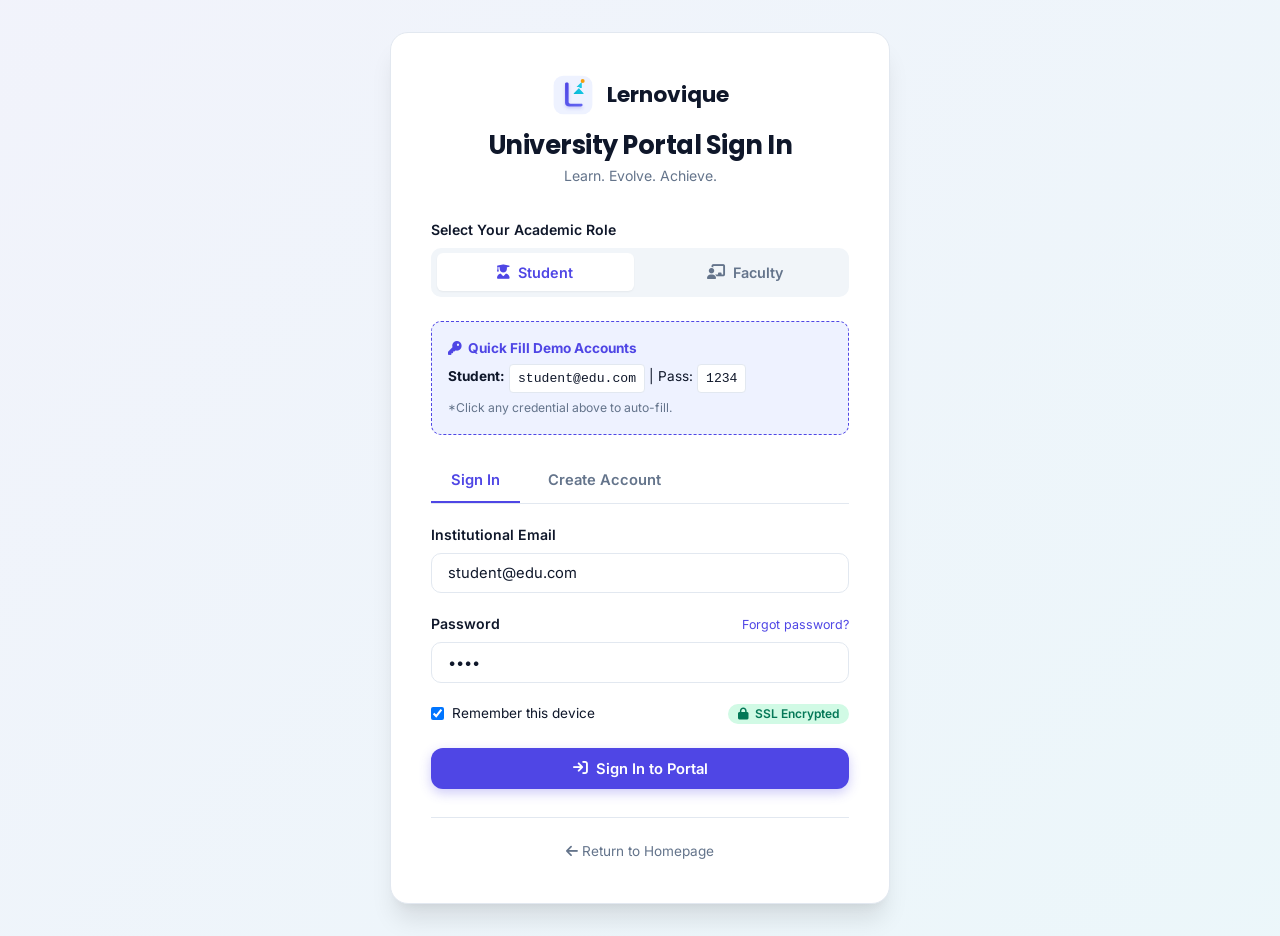
<file: pages/profile.html>
<!DOCTYPE html>
<html lang="en">
<head>
  <meta charset="UTF-8">
  <meta name="viewport" content="width=device-width, initial-scale=1.0">
  <title>Student Profile & Settings | Lernovique - University Online Learning Platform</title>
  <meta name="description" content="Manage institutional credentials, notification preferences, accessibility high contrast, and academic details.">
  <link rel="icon" type="image/svg+xml" href="../assets/logo.svg">
  <link rel="stylesheet" href="https://cdnjs.cloudflare.com/ajax/libs/font-awesome/6.4.0/css/all.min.css">
  <link rel="stylesheet" href="../css/style.css">
</head>
<body>

  <div class="site-wrapper">
    <aside class="sidebar">
      <div class="sidebar-header">
        <a href="../index.html" class="brand-badge">
          <img src="../assets/logo.svg" alt="Lernovique" class="brand-logo-img">
          <span>Lernovique</span>
        </a>
      </div>

      <ul class="sidebar-menu">
        <li class="sidebar-section-title">Academic Main</li>
        <li><a href="dashboard.html" class="sidebar-link"><i class="fa-solid fa-gauge-high"></i> Dashboard</a></li>
        <li><a href="courses.html" class="sidebar-link"><i class="fa-solid fa-graduation-cap"></i> Courses Catalog</a></li>
        <li><a href="live.html" class="sidebar-link"><i class="fa-solid fa-video"></i> Live Lectures</a></li>
        <li><a href="assignments.html" class="sidebar-link"><i class="fa-solid fa-list-check"></i> Assignments</a></li>
        <li><a href="grades.html" class="sidebar-link"><i class="fa-solid fa-chart-pie"></i> Grades & GPA</a></li>

        <li class="sidebar-section-title">Communication</li>
        <li><a href="messages.html" class="sidebar-link"><i class="fa-solid fa-comments"></i> Messages</a></li>
        <li><a href="profile.html" class="sidebar-link active"><i class="fa-solid fa-user-gear"></i> Profile & Settings</a></li>

        <li class="sidebar-section-title">Help</li>
        <li><a href="faculty-dashboard.html" class="sidebar-link"><i class="fa-solid fa-chalkboard-user"></i> Switch to Faculty/Student</a></li>
        <li><a href="help.html" class="sidebar-link"><i class="fa-solid fa-circle-question"></i> Help & FAQ</a></li>
      </ul>

      <div class="sidebar-footer">
        <div class="user-profile-badge" onclick="window.location.href='profile.html'">
          <div class="user-avatar auth-user-avatar">US</div>
          <div class="user-info-text">
            <div class="user-name auth-user-name">User Account</div>
            <div class="user-role-label auth-user-role">Student</div>
          </div>
        </div>
      </div>
    </aside>

    <div class="main-content">
      <header class="top-navbar">
        <div class="navbar-left">
          <button class="mobile-toggle-btn" aria-label="Open Sidebar"><i class="fa-solid fa-bars"></i></button>
          <div class="breadcrumb-nav">
            <a href="dashboard.html">Dashboard</a>
            <span class="breadcrumb-separator">/</span>
            <span>Profile & Account</span>
          </div>
        </div>

        <div class="navbar-right">
          <button class="btn btn-icon-only btn-subtle theme-toggle-btn" onclick="toggleTheme()" aria-label="Toggle Theme">
            <i class="fa-solid fa-moon"></i>
          </button>
        </div>
      </header>

      <main class="content-body">
        <div class="page-header-row">
          <div>
            <h1 class="page-title">Institutional Profile & Preferences</h1>
            <p class="page-subtitle">Manage university enrollment records, security credentials, and platform preferences.</p>
          </div>
          <button class="btn btn-danger btn-sm" onclick="handleLogout()">
            <i class="fa-solid fa-arrow-right-from-bracket"></i> Sign Out of Session
          </button>
        </div>

        <div style="display: grid; grid-template-columns: 1fr 2fr; gap: 2rem;">
          <!-- Profile Badge Card -->
          <div>
            <div class="card" style="text-align: center; padding: 2.5rem 1.5rem; margin-bottom: 1.5rem;">
              <div class="user-avatar auth-user-avatar" id="profileBigAvatar" style="width: 84px; height: 84px; margin: 0 auto 1.25rem; font-size: 2rem;">US</div>
              <h2 style="font-size: 1.35rem; margin-bottom: 0.25rem;" class="auth-user-name" id="profileDisplayName">User Account</h2>
              <div style="font-size: 0.85rem; color: var(--text-muted); margin-bottom: 0.75rem;"><span id="profileIdLabelText">Roll No</span>: <span id="profileRollNo" class="auth-user-roll">CS2026-001</span></div>
              <span class="badge badge-success" style="margin-bottom: 1.5rem;"><i class="fa-solid fa-circle-check"></i> Enrolled Regular Full-Time</span>

              <div style="text-align: left; background: var(--bg-subtle); padding: 1rem; border-radius: var(--radius-md); font-size: 0.85rem; display: flex; flex-direction: column; gap: 0.5rem;">
                <div><strong>University:</strong> <span id="profileUni">Apex Institute of Technology</span></div>
                <div><strong>Department:</strong> <span id="profileDept" class="auth-user-dept">Computer Science & Eng.</span></div>
                <div><strong>Role:</strong> <span id="profileRoleBadge" class="auth-user-role">Student</span></div>
                <div><strong>Academic Track:</strong> <span id="profileSem">Sem 5 (Fall 2026)</span></div>
                <div><strong>Current CGPA:</strong> <span id="profileGpa">8.84 / 10</span></div>
              </div>
            </div>

            <div class="card">
              <h4 style="margin-bottom: 0.75rem;"><i class="fa-solid fa-shield-halved" style="color: var(--primary);"></i> Security Status</h4>
              <p style="font-size: 0.85rem; color: var(--text-muted); margin-bottom: 1rem;">
                Two-Factor Authentication (2FA) is enforced by Apex University Registrar.
              </p>
              <button class="btn btn-outline btn-sm" style="width: 100%;" onclick="showToast('2FA device registered with Google Authenticator', 'info')">
                <i class="fa-solid fa-mobile-screen"></i> Manage 2FA Devices
              </button>
            </div>
          </div>

          <!-- Settings Forms -->
          <div>
            <div class="card" style="margin-bottom: 1.5rem;">
              <h3 style="margin-bottom: 1.25rem;">Personal Information</h3>
              <form onsubmit="saveProfileSettings(event)">
                <div style="display: grid; grid-template-columns: 1fr 1fr; gap: 1rem;">
                  <div class="form-group">
                    <label class="form-label">First Name</label>
                    <input type="text" id="profileFirstName" class="form-control" placeholder="First Name" required>
                  </div>
                  <div class="form-group">
                    <label class="form-label">Last Name</label>
                    <input type="text" id="profileLastName" class="form-control" placeholder="Last Name">
                  </div>
                </div>

                <div class="form-group">
                  <label class="form-label">Institutional Email (.edu)</label>
                  <input type="email" id="profileEmail" class="form-control" readonly style="background: var(--bg-subtle);">
                  <span class="form-hint">Institutional email cannot be edited online. Contact Registrar to update.</span>
                </div>

                <div style="display: grid; grid-template-columns: 1fr 1fr; gap: 1rem;">
                  <div class="form-group">
                    <label class="form-label" id="formIdLabel">Roll Number</label>
                    <input type="text" id="profileRollField" class="form-control" placeholder="e.g. CS2026-084">
                  </div>
                  <div class="form-group">
                    <label class="form-label">Department</label>
                    <input type="text" id="profileDepartmentField" class="form-control" placeholder="e.g. Computer Science & Engineering">
                  </div>
                </div>

                <div class="form-group">
                  <label class="form-label">Contact Phone</label>
                  <input type="tel" id="profilePhone" class="form-control" placeholder="+91 98765 43210">
                </div>

                <div style="display: flex; justify-content: flex-end;">
                  <button type="submit" class="btn btn-primary btn-sm">
                    <i class="fa-solid fa-floppy-disk"></i> Save Profile Changes
                  </button>
                </div>
              </form>
            </div>

            <!-- Accessibility & UI Preferences -->
            <div class="card">
              <h3 style="margin-bottom: 1.25rem;">Accessibility & Interface Options</h3>
              
              <div style="display: flex; flex-direction: column; gap: 1.25rem;">
                <div style="display: flex; justify-content: space-between; align-items: center;">
                  <div>
                    <div style="font-weight: 600; font-size: 0.92rem;">Dark Theme Display</div>
                    <div style="font-size: 0.8rem; color: var(--text-muted);">Switch between daylight and high-contrast night palette.</div>
                  </div>
                  <button class="btn btn-outline btn-sm theme-toggle-btn" onclick="toggleTheme()">
                    <i class="fa-solid fa-moon"></i> Toggle Dark Mode
                  </button>
                </div>

                <div style="display: flex; justify-content: space-between; align-items: center; border-top: 1px solid var(--border-subtle); padding-top: 1rem;">
                  <div>
                    <div style="font-weight: 600; font-size: 0.92rem;">Email Notification Digest</div>
                    <div style="font-size: 0.8rem; color: var(--text-muted);">Receive deadline warnings 24 hours prior to assignment close.</div>
                  </div>
                  <input type="checkbox" checked style="transform: scale(1.3); cursor: pointer;" onchange="showToast('Notification preference saved', 'info')">
                </div>

                <div style="display: flex; justify-content: space-between; align-items: center; border-top: 1px solid var(--border-subtle); padding-top: 1rem;">
                  <div>
                    <div style="font-weight: 600; font-size: 0.92rem;">High Contrast Font Weights (WCAG AAA)</div>
                    <div style="font-size: 0.8rem; color: var(--text-muted);">Enhance text contrast for readability under ambient lighting.</div>
                  </div>
                  <input type="checkbox" style="transform: scale(1.3); cursor: pointer;" onchange="showToast('High contrast mode preference active', 'info')">
                </div>
              </div>
            </div>
          </div>
        </div>
      </main>
    </div>
  </div>

  <script src="../js/mock-data.js"></script>
  <script src="../js/app.js"></script>
  <script>
    document.addEventListener("DOMContentLoaded", () => {
      checkProtectedPage();
      populateProfileFields();
    });

    function populateProfileFields() {
      const u = getCurrentUser();
      if (!u) return;

      const nameParts = (u.name || "").trim().split(" ");
      const firstName = u.firstName || nameParts[0] || "User";
      const lastName = u.lastName || nameParts.slice(1).join(" ") || "";
      const initials = u.avatar || (((firstName[0] || "") + (lastName[0] || "")).toUpperCase()) || "US";
      const isFac = u.role === "faculty";
      const idVal = isFac ? (u.employeeId || u.rollNo || "FAC-EMP-101") : (u.rollNo || "CS2026-001");

      if (document.getElementById("profileDisplayName")) document.getElementById("profileDisplayName").textContent = u.name;
      if (document.getElementById("profileBigAvatar")) document.getElementById("profileBigAvatar").textContent = initials;
      if (document.getElementById("profileIdLabelText")) document.getElementById("profileIdLabelText").textContent = isFac ? "Employee ID" : "Roll No";
      if (document.getElementById("formIdLabel")) document.getElementById("formIdLabel").textContent = isFac ? "Employee ID" : "Roll Number";
      if (document.getElementById("profileRollNo")) document.getElementById("profileRollNo").textContent = idVal;
      if (document.getElementById("profileDept")) document.getElementById("profileDept").textContent = u.department || "Computer Science & Engineering";
      if (document.getElementById("profileRoleBadge")) document.getElementById("profileRoleBadge").textContent = isFac ? "Faculty" : "Student";
      if (document.getElementById("profileUni") && u.university) document.getElementById("profileUni").textContent = u.university;
      if (document.getElementById("profileSem")) document.getElementById("profileSem").textContent = isFac ? "Faculty Department Roster" : (u.semester || "Semester 5 (Fall 2026)");
      if (document.getElementById("profileGpa")) document.getElementById("profileGpa").textContent = isFac ? "N/A (Faculty Account)" : (u.gpa ? `${u.gpa} / 10` : "8.50 / 10");

      if (document.getElementById("profileFirstName")) document.getElementById("profileFirstName").value = firstName;
      if (document.getElementById("profileLastName")) document.getElementById("profileLastName").value = lastName;
      if (document.getElementById("profileEmail")) document.getElementById("profileEmail").value = u.email || "";
      if (document.getElementById("profileRollField")) document.getElementById("profileRollField").value = idVal;
      if (document.getElementById("profileDepartmentField")) document.getElementById("profileDepartmentField").value = u.department || "Computer Science & Engineering";
      if (document.getElementById("profilePhone")) document.getElementById("profilePhone").value = u.phone || "+91 98765 43210";
    }

    function saveProfileSettings(e) {
      e.preventDefault();
      const fn = document.getElementById("profileFirstName").value.trim();
      const ln = document.getElementById("profileLastName").value.trim();
      const fullName = `${fn} ${ln}`.trim() || fn;
      const phone = document.getElementById("profilePhone").value.trim();
      const rollField = document.getElementById("profileRollField").value.trim();
      const dept = document.getElementById("profileDepartmentField").value.trim();
      
      const currentUser = getCurrentUser();
      const isFac = currentUser.role === "faculty";
      const initials = ((fn[0] || "") + (ln[0] || (fn[1] || ""))).toUpperCase() || "US";

      currentUser.firstName = fn;
      currentUser.lastName = ln;
      currentUser.name = fullName;
      currentUser.avatar = initials;
      currentUser.phone = phone;
      currentUser.department = dept;
      if (isFac) {
        currentUser.employeeId = rollField;
      } else {
        currentUser.rollNo = rollField;
      }

      // Save to localStorage as lernovique_user
      setCurrentUser(currentUser);
      
      // Update registered users registry if present
      const data = getLernoviqueData();
      if (data.registeredUsers) {
        const idx = data.registeredUsers.findIndex(u => u.email.toLowerCase() === currentUser.email.toLowerCase());
        if (idx !== -1) {
          data.registeredUsers[idx] = currentUser;
          saveLernoviqueData(data);
        }
      }

      // Instantly update sidebar, headers, and UI
      initializeAuthUI();
      populateProfileFields();

      showToast("Profile details updated successfully!", "success");
    }
  </script>
</body>
</html>
</file>
<file: css/style.css>
/* ==========================================================================
   Lernovique Design System & Global Styles
   Brand: Lernovique - University Online Learning Platform
   Tagline: Learn. Evolve. Achieve.
   Design Tokens:
   - Primary: #4F46E5, Secondary: #06B6D4, Accent: #F59E0B
   - Success: #10B981, Danger: #EF4444, Warning: #F59E0B
   - Light Mode: Bg #F8FAFC, Surface #FFFFFF, Text #0F172A, Muted #64748B
   - Dark Mode:  Bg #0F172A, Surface #1E293B, Text #F8FAFC, Muted #94A3B8
   - Typography: Poppins (Headings) + Inter (Body)
   ========================================================================== */

@import url('https://fonts.googleapis.com/css2?family=Inter:wght@300;400;500;600;700&family=Poppins:wght@500;600;700;800&display=swap');

:root {
  /* Colors */
  --primary: #4F46E5;
  --primary-hover: #4338CA;
  --primary-light: #EEF2FF;
  --primary-glow: rgba(79, 70, 229, 0.25);

  --secondary: #06B6D4;
  --secondary-hover: #0891B2;
  --secondary-light: #ECFEFF;

  --accent: #F59E0B;
  --accent-hover: #D97706;
  --accent-light: #FEF3C7;

  --success: #10B981;
  --success-light: #D1FAE5;
  --danger: #EF4444;
  --danger-light: #FEE2E2;

  /* Neutrals - Light Theme */
  --bg-main: #F8FAFC;
  --bg-surface: #FFFFFF;
  --bg-subtle: #F1F5F9;
  --bg-card: #FFFFFF;
  --border-color: #E2E8F0;
  --border-subtle: #EDF2F7;

  --text-main: #0F172A;
  --text-muted: #64748B;
  --text-inverse: #FFFFFF;

  /* Typography */
  --font-heading: 'Poppins', -apple-system, BlinkMacSystemFont, 'Segoe UI', Roboto, sans-serif;
  --font-body: 'Inter', -apple-system, BlinkMacSystemFont, 'Segoe UI', Roboto, sans-serif;

  /* Radius & Shadows */
  --radius-sm: 6px;
  --radius-md: 10px;
  --radius-lg: 12px;
  --radius-xl: 18px;
  --radius-full: 9999px;

  --shadow-sm: 0 1px 2px 0 rgba(0, 0, 0, 0.05);
  --shadow-md: 0 4px 6px -1px rgba(0, 0, 0, 0.07), 0 2px 4px -2px rgba(0, 0, 0, 0.05);
  --shadow-lg: 0 10px 15px -3px rgba(0, 0, 0, 0.08), 0 4px 6px -4px rgba(0, 0, 0, 0.04);
  --shadow-xl: 0 20px 25px -5px rgba(0, 0, 0, 0.1), 0 8px 10px -6px rgba(0, 0, 0, 0.05);
  --shadow-glow: 0 0 20px rgba(79, 70, 229, 0.2);

  /* Layout */
  --sidebar-width: 260px;
  --sidebar-collapsed-width: 76px;
  --navbar-height: 72px;
  --transition-fast: 0.18s ease;
  --transition-normal: 0.28s cubic-bezier(0.4, 0, 0.2, 1);
}

/* Dark Mode Overrides */
[data-theme="dark"] {
  --bg-main: #0B0F19;
  --bg-surface: #131C2E;
  --bg-subtle: #1A263D;
  --bg-card: #182235;
  --border-color: #26354D;
  --border-subtle: #1F2D42;

  --text-main: #F8FAFC;
  --text-muted: #94A3B8;
  --text-inverse: #0B0F19;

  --primary-light: rgba(79, 70, 229, 0.15);
  --secondary-light: rgba(6, 182, 212, 0.15);
  --accent-light: rgba(245, 158, 11, 0.15);
  --success-light: rgba(16, 185, 129, 0.15);
  --danger-light: rgba(239, 68, 68, 0.15);

  --shadow-md: 0 4px 12px 0 rgba(0, 0, 0, 0.45);
  --shadow-lg: 0 10px 25px -3px rgba(0, 0, 0, 0.5);
  --shadow-xl: 0 20px 30px -5px rgba(0, 0, 0, 0.6);
}

/* ==========================================================================
   Base & Resets
   ========================================================================== */
*, *::before, *::after {
  box-sizing: border-box;
  margin: 0;
  padding: 0;
}

html {
  font-size: 16px;
  scroll-behavior: smooth;
  text-rendering: optimizeLegibility;
  -webkit-font-smoothing: antialiased;
}

body {
  font-family: var(--font-body);
  font-size: 1rem;
  line-height: 1.55;
  color: var(--text-main);
  background-color: var(--bg-main);
  min-height: 100vh;
  display: flex;
  flex-direction: column;
  transition: background-color var(--transition-normal), color var(--transition-normal);
}

h1, h2, h3, h4, h5, h6 {
  font-family: var(--font-heading);
  color: var(--text-main);
  font-weight: 700;
  line-height: 1.25;
  letter-spacing: -0.02em;
}

h1 { font-size: 2rem; } /* 32px */
h2 { font-size: 1.5rem; } /* 24px */
h3 { font-size: 1.25rem; } /* 20px */
h4 { font-size: 1.1rem; }
p { margin-bottom: 0.75rem; }
p:last-child { margin-bottom: 0; }

a {
  color: var(--primary);
  text-decoration: none;
  transition: color var(--transition-fast);
}
a:hover {
  color: var(--primary-hover);
}

button, input, select, textarea {
  font-family: inherit;
  font-size: inherit;
  color: inherit;
}

img, svg {
  vertical-align: middle;
  max-width: 100%;
}

/* Accessible outline */
:focus-visible {
  outline: 2px solid var(--primary);
  outline-offset: 2px;
}

/* ==========================================================================
   Layout Containers
   ========================================================================== */
.site-wrapper {
  display: flex;
  min-height: 100vh;
  width: 100%;
}

.main-content {
  flex: 1;
  display: flex;
  flex-direction: column;
  min-width: 0;
  background-color: var(--bg-main);
}

.content-body {
  flex: 1;
  padding: 1.75rem 2rem;
  max-width: 1400px;
  width: 100%;
  margin: 0 auto;
}

.container {
  width: 100%;
  max-width: 1240px;
  margin: 0 auto;
  padding: 0 1.5rem;
}

/* ==========================================================================
   Navbar
   ========================================================================== */
.top-navbar {
  height: var(--navbar-height);
  background-color: var(--bg-surface);
  border-bottom: 1px solid var(--border-color);
  position: sticky;
  top: 0;
  z-index: 40;
  display: flex;
  align-items: center;
  justify-content: space-between;
  padding: 0 2rem;
  box-shadow: var(--shadow-sm);
  backdrop-filter: blur(10px);
}

.navbar-left {
  display: flex;
  align-items: center;
  gap: 1.25rem;
}

.brand-badge {
  display: flex;
  align-items: center;
  gap: 0.75rem;
  font-family: var(--font-heading);
  font-weight: 700;
  font-size: 1.35rem;
  color: var(--text-main);
}

.brand-logo-img {
  width: 38px;
  height: 38px;
  object-fit: contain;
}

.brand-tagline-text {
  font-size: 0.75rem;
  color: var(--text-muted);
  font-weight: 500;
  font-family: var(--font-body);
  display: block;
  letter-spacing: 0.02em;
}

.navbar-right {
  display: flex;
  align-items: center;
  gap: 1rem;
}

/* Search bar in nav */
.nav-search-box {
  position: relative;
  display: flex;
  align-items: center;
}
.nav-search-input {
  background-color: var(--bg-subtle);
  border: 1px solid var(--border-color);
  border-radius: var(--radius-full);
  padding: 0.5rem 1rem 0.5rem 2.4rem;
  font-size: 0.875rem;
  width: 240px;
  transition: all var(--transition-fast);
}
.nav-search-input:focus {
  width: 300px;
  border-color: var(--primary);
  background-color: var(--bg-surface);
  box-shadow: 0 0 0 3px var(--primary-glow);
}
.nav-search-icon {
  position: absolute;
  left: 0.85rem;
  color: var(--text-muted);
  font-size: 0.9rem;
  pointer-events: none;
}

/* ==========================================================================
   Sidebar Navigation
   ========================================================================== */
.sidebar {
  width: var(--sidebar-width);
  background-color: var(--bg-surface);
  border-right: 1px solid var(--border-color);
  display: flex;
  flex-direction: column;
  flex-shrink: 0;
  position: sticky;
  top: 0;
  height: 100vh;
  z-index: 50;
  transition: width var(--transition-normal), transform var(--transition-normal);
}

.sidebar-header {
  height: var(--navbar-height);
  display: flex;
  align-items: center;
  padding: 0 1.25rem;
  border-bottom: 1px solid var(--border-color);
  justify-content: space-between;
}

.sidebar-menu {
  list-style: none;
  padding: 1rem 0.75rem;
  overflow-y: auto;
  flex: 1;
}

.sidebar-section-title {
  font-size: 0.72rem;
  text-transform: uppercase;
  letter-spacing: 0.08em;
  font-weight: 700;
  color: var(--text-muted);
  padding: 0.85rem 0.75rem 0.35rem;
}

.sidebar-link {
  display: flex;
  align-items: center;
  gap: 0.85rem;
  padding: 0.7rem 0.85rem;
  color: var(--text-muted);
  font-weight: 500;
  font-size: 0.92rem;
  border-radius: var(--radius-lg);
  margin-bottom: 0.25rem;
  transition: all var(--transition-fast);
  position: relative;
}

.sidebar-link:hover {
  background-color: var(--bg-subtle);
  color: var(--primary);
  transform: translateX(3px);
}

.sidebar-link.active {
  background-color: var(--primary-light);
  color: var(--primary);
  font-weight: 600;
}

.sidebar-link.active::before {
  content: '';
  position: absolute;
  left: 0;
  top: 15%;
  height: 70%;
  width: 4px;
  background-color: var(--primary);
  border-radius: 0 4px 4px 0;
}

.sidebar-link i, .sidebar-link svg {
  font-size: 1.15rem;
  width: 20px;
  text-align: center;
}

.sidebar-footer {
  padding: 1rem;
  border-top: 1px solid var(--border-color);
  background-color: var(--bg-surface);
}

/* User mini profile in sidebar */
.user-profile-badge {
  display: flex;
  align-items: center;
  gap: 0.75rem;
  padding: 0.5rem;
  border-radius: var(--radius-md);
  background-color: var(--bg-subtle);
  cursor: pointer;
  transition: background-color var(--transition-fast);
}
.user-profile-badge:hover {
  background-color: var(--border-color);
}
.user-avatar {
  width: 38px;
  height: 38px;
  border-radius: 50%;
  background: linear-gradient(135deg, var(--primary), var(--secondary));
  color: #fff;
  font-weight: 700;
  font-size: 0.85rem;
  display: flex;
  align-items: center;
  justify-content: center;
  flex-shrink: 0;
}
.user-info-text {
  min-width: 0;
  flex: 1;
}
.user-name {
  font-size: 0.85rem;
  font-weight: 600;
  white-space: nowrap;
  overflow: hidden;
  text-overflow: ellipsis;
}
.user-role-label {
  font-size: 0.72rem;
  color: var(--text-muted);
  text-transform: capitalize;
}

/* ==========================================================================
   Buttons & Interactive Elements
   ========================================================================== */
.btn {
  display: inline-flex;
  align-items: center;
  justify-content: center;
  gap: 0.5rem;
  padding: 0.65rem 1.25rem;
  font-size: 0.92rem;
  font-weight: 600;
  border-radius: var(--radius-lg);
  cursor: pointer;
  border: 1px solid transparent;
  transition: all var(--transition-fast);
  white-space: nowrap;
}

.btn:active {
  transform: scale(0.98);
}

.btn-primary {
  background-color: var(--primary);
  color: #FFFFFF;
  box-shadow: 0 4px 12px rgba(79, 70, 229, 0.28);
}
.btn-primary:hover {
  background-color: var(--primary-hover);
  color: #FFFFFF;
  box-shadow: 0 6px 16px rgba(79, 70, 229, 0.38);
}

.btn-secondary {
  background-color: var(--secondary);
  color: #FFFFFF;
}
.btn-secondary:hover {
  background-color: var(--secondary-hover);
  color: #FFFFFF;
}

.btn-outline {
  background-color: transparent;
  border-color: var(--border-color);
  color: var(--text-main);
}
.btn-outline:hover {
  background-color: var(--bg-subtle);
  border-color: var(--text-muted);
}

.btn-subtle {
  background-color: var(--bg-subtle);
  color: var(--text-main);
}
.btn-subtle:hover {
  background-color: var(--border-color);
}

.btn-danger {
  background-color: var(--danger);
  color: #FFFFFF;
}
.btn-danger:hover {
  background-color: #DC2626;
  color: #FFFFFF;
}

.btn-success {
  background-color: var(--success);
  color: #FFFFFF;
}
.btn-success:hover {
  background-color: #059669;
  color: #FFFFFF;
}

.btn-sm {
  padding: 0.4rem 0.85rem;
  font-size: 0.82rem;
  border-radius: var(--radius-md);
}

.btn-lg {
  padding: 0.85rem 1.75rem;
  font-size: 1.05rem;
  border-radius: var(--radius-xl);
}

.btn-icon-only {
  width: 40px;
  height: 40px;
  padding: 0;
  border-radius: var(--radius-lg);
  display: inline-flex;
  align-items: center;
  justify-content: center;
}

/* ==========================================================================
   Cards & Surfaces
   ========================================================================== */
.card {
  background-color: var(--bg-card);
  border: 1px solid var(--border-color);
  border-radius: var(--radius-lg);
  padding: 1.5rem;
  box-shadow: var(--shadow-sm);
  transition: transform var(--transition-fast), box-shadow var(--transition-fast), border-color var(--transition-fast);
}

.card:hover {
  box-shadow: var(--shadow-md);
}

.card-interactive:hover {
  transform: translateY(-3px);
  border-color: var(--primary);
  box-shadow: var(--shadow-lg);
}

.card-header {
  display: flex;
  align-items: center;
  justify-content: space-between;
  margin-bottom: 1.25rem;
  padding-bottom: 0.75rem;
  border-bottom: 1px solid var(--border-subtle);
}

.card-title {
  font-size: 1.15rem;
  font-weight: 700;
  display: flex;
  align-items: center;
  gap: 0.5rem;
}

/* ==========================================================================
   Badges, Pills & Indicators
   ========================================================================== */
.badge {
  display: inline-flex;
  align-items: center;
  gap: 0.35rem;
  padding: 0.25rem 0.65rem;
  font-size: 0.75rem;
  font-weight: 600;
  border-radius: var(--radius-full);
  line-height: 1;
}

.badge-primary { background: var(--primary-light); color: var(--primary); }
.badge-secondary { background: var(--secondary-light); color: var(--secondary); }
.badge-accent { background: var(--accent-light); color: #B45309; }
.badge-success { background: var(--success-light); color: #047857; }
.badge-danger { background: var(--danger-light); color: #B91C1C; }
.badge-subtle { background: var(--bg-subtle); color: var(--text-muted); }

/* Status Dot */
.status-dot {
  width: 8px;
  height: 8px;
  border-radius: 50%;
  display: inline-block;
}
.status-dot.active { background-color: var(--success); box-shadow: 0 0 6px var(--success); }
.status-dot.pending { background-color: var(--accent); }
.status-dot.danger { background-color: var(--danger); }

/* ==========================================================================
   Progress Bar
   ========================================================================== */
.progress-bar-container {
  width: 100%;
  height: 8px;
  background-color: var(--bg-subtle);
  border-radius: var(--radius-full);
  overflow: hidden;
  position: relative;
}

.progress-bar-fill {
  height: 100%;
  background: linear-gradient(90deg, var(--primary), var(--secondary));
  border-radius: var(--radius-full);
  transition: width 0.6s cubic-bezier(0.4, 0, 0.2, 1);
}

/* ==========================================================================
   Breadcrumb & Page Header
   ========================================================================== */
.breadcrumb-nav {
  display: flex;
  align-items: center;
  gap: 0.5rem;
  font-size: 0.85rem;
  color: var(--text-muted);
  margin-bottom: 0.85rem;
}
.breadcrumb-nav a {
  color: var(--text-muted);
}
.breadcrumb-nav a:hover {
  color: var(--primary);
}
.breadcrumb-separator {
  opacity: 0.5;
}

.page-header-row {
  display: flex;
  align-items: center;
  justify-content: space-between;
  margin-bottom: 1.75rem;
  flex-wrap: wrap;
  gap: 1rem;
}
.page-title {
  font-size: 1.85rem;
  margin-bottom: 0.25rem;
}
.page-subtitle {
  color: var(--text-muted);
  font-size: 0.95rem;
}

/* ==========================================================================
   Tables
   ========================================================================== */
.table-responsive {
  width: 100%;
  overflow-x: auto;
  border-radius: var(--radius-lg);
  border: 1px solid var(--border-color);
  background-color: var(--bg-surface);
}

.custom-table {
  width: 100%;
  border-collapse: collapse;
  text-align: left;
  font-size: 0.92rem;
}

.custom-table th {
  background-color: var(--bg-subtle);
  color: var(--text-muted);
  font-weight: 600;
  padding: 0.85rem 1.25rem;
  font-size: 0.82rem;
  text-transform: uppercase;
  letter-spacing: 0.04em;
  border-bottom: 1px solid var(--border-color);
}

.custom-table td {
  padding: 1rem 1.25rem;
  border-bottom: 1px solid var(--border-color);
  color: var(--text-main);
  vertical-align: middle;
}

.custom-table tr:last-child td {
  border-bottom: none;
}

.custom-table tbody tr:hover {
  background-color: var(--bg-subtle);
}

/* ==========================================================================
   Forms & Inputs
   ========================================================================== */
.form-group {
  margin-bottom: 1.25rem;
}
.form-label {
  display: block;
  font-size: 0.88rem;
  font-weight: 600;
  margin-bottom: 0.45rem;
  color: var(--text-main);
}
.form-control {
  width: 100%;
  padding: 0.65rem 1rem;
  background-color: var(--bg-surface);
  border: 1px solid var(--border-color);
  border-radius: var(--radius-md);
  color: var(--text-main);
  font-size: 0.92rem;
  transition: all var(--transition-fast);
}
.form-control:focus {
  border-color: var(--primary);
  box-shadow: 0 0 0 3px var(--primary-glow);
  outline: none;
}
.form-hint {
  font-size: 0.78rem;
  color: var(--text-muted);
  margin-top: 0.35rem;
}

/* ==========================================================================
   Tabs
   ========================================================================== */
.tabs-nav {
  display: flex;
  border-bottom: 1px solid var(--border-color);
  gap: 0.5rem;
  margin-bottom: 1.5rem;
  overflow-x: auto;
}
.tab-btn {
  padding: 0.75rem 1.25rem;
  background: none;
  border: none;
  border-bottom: 2px solid transparent;
  color: var(--text-muted);
  font-weight: 600;
  font-size: 0.92rem;
  cursor: pointer;
  transition: all var(--transition-fast);
  white-space: nowrap;
  display: flex;
  align-items: center;
  gap: 0.5rem;
}
.tab-btn:hover {
  color: var(--primary);
}
.tab-btn.active {
  color: var(--primary);
  border-bottom-color: var(--primary);
}

.tab-pane {
  display: none;
}
.tab-pane.active {
  display: block;
  animation: fadeIn 0.25s ease;
}

@keyframes fadeIn {
  from { opacity: 0; transform: translateY(4px); }
  to { opacity: 1; transform: translateY(0); }
}

/* ==========================================================================
   Modals & Toasts
   ========================================================================== */
.modal-overlay {
  position: fixed;
  inset: 0;
  background-color: rgba(15, 23, 42, 0.65);
  backdrop-filter: blur(4px);
  z-index: 100;
  display: flex;
  align-items: center;
  justify-content: center;
  padding: 1.5rem;
  opacity: 0;
  visibility: hidden;
  transition: all var(--transition-normal);
}
.modal-overlay.open {
  opacity: 1;
  visibility: visible;
}
.modal-box {
  background-color: var(--bg-surface);
  border-radius: var(--radius-xl);
  border: 1px solid var(--border-color);
  box-shadow: var(--shadow-xl);
  max-width: 580px;
  width: 100%;
  transform: scale(0.95);
  transition: transform var(--transition-normal);
  max-height: 90vh;
  overflow-y: auto;
}
.modal-overlay.open .modal-box {
  transform: scale(1);
}
.modal-header {
  padding: 1.25rem 1.5rem;
  border-bottom: 1px solid var(--border-color);
  display: flex;
  align-items: center;
  justify-content: space-between;
}
.modal-body {
  padding: 1.5rem;
}
.modal-footer {
  padding: 1rem 1.5rem;
  border-top: 1px solid var(--border-color);
  display: flex;
  align-items: center;
  justify-content: flex-end;
  gap: 0.75rem;
}

/* Toasts Container */
#toast-container {
  position: fixed;
  bottom: 24px;
  right: 24px;
  z-index: 120;
  display: flex;
  flex-direction: column;
  gap: 10px;
  pointer-events: none;
}
.toast {
  pointer-events: auto;
  background-color: var(--bg-surface);
  color: var(--text-main);
  padding: 0.85rem 1.25rem;
  border-radius: var(--radius-lg);
  border-left: 5px solid var(--primary);
  box-shadow: var(--shadow-lg);
  display: flex;
  align-items: center;
  gap: 0.85rem;
  min-width: 280px;
  max-width: 420px;
  animation: slideInRight 0.3s ease forwards;
  font-size: 0.9rem;
}
.toast.toast-success { border-left-color: var(--success); }
.toast.toast-error { border-left-color: var(--danger); }
.toast.toast-warning { border-left-color: var(--accent); }

@keyframes slideInRight {
  from { transform: translateX(100%); opacity: 0; }
  to { transform: translateX(0); opacity: 1; }
}

/* ==========================================================================
   Device Wireframe Shell (for Part B Wireframes)
   ========================================================================== */
.device-frame {
  background-color: #E2E8F0;
  border: 12px solid #334155;
  border-radius: 24px;
  box-shadow: 0 20px 40px rgba(0,0,0,0.15);
  margin: 1.5rem 0;
  overflow: hidden;
  position: relative;
}
.device-frame-header {
  background-color: #334155;
  padding: 6px 16px;
  display: flex;
  align-items: center;
  gap: 8px;
}
.device-dot {
  width: 10px;
  height: 10px;
  border-radius: 50%;
  background-color: #94A3B8;
}
.device-dot.red { background-color: #F87171; }
.device-dot.yellow { background-color: #FBBF24; }
.device-dot.green { background-color: #34D399; }
.device-url-bar {
  background-color: #1E293B;
  color: #94A3B8;
  font-family: monospace;
  font-size: 0.75rem;
  padding: 3px 12px;
  border-radius: 20px;
  flex: 1;
  text-align: center;
}
.device-screen-wireframe {
  background-color: #F8FAFC;
  padding: 1.5rem;
  color: #475569;
  font-family: monospace;
}
.figure-caption {
  font-weight: 700;
  font-size: 0.95rem;
  color: var(--text-main);
  text-align: center;
  margin-top: 0.75rem;
  margin-bottom: 2rem;
}
.figure-caption span {
  color: var(--primary);
}

/* Wireframe grayscale blocks */
.wf-box {
  background-color: #E2E8F0;
  border: 2px dashed #94A3B8;
  border-radius: 6px;
  padding: 1rem;
  text-align: center;
  font-size: 0.85rem;
  color: #64748B;
  font-weight: 600;
}
.wf-line {
  background-color: #CBD5E1;
  height: 10px;
  border-radius: 4px;
  margin-bottom: 8px;
}
.wf-line.short { width: 40%; }
.wf-line.medium { width: 70%; }
.wf-line.long { width: 95%; }

/* ==========================================================================
   Responsive & Mobile
   ========================================================================== */
.mobile-toggle-btn {
  display: none;
  background: none;
  border: none;
  font-size: 1.5rem;
  color: var(--text-main);
  cursor: pointer;
}

@media (max-width: 992px) {
  .sidebar {
    position: fixed;
    transform: translateX(-100%);
    box-shadow: var(--shadow-xl);
  }
  .sidebar.open {
    transform: translateX(0);
  }
  .mobile-toggle-btn {
    display: inline-flex;
  }
  .nav-search-box {
    display: none;
  }
  .content-body {
    padding: 1.25rem 1rem;
  }
}

@media (max-width: 640px) {
  h1 { font-size: 1.6rem; }
  h2 { font-size: 1.3rem; }
  .top-navbar {
    padding: 0 1rem;
  }
  .page-header-row {
    flex-direction: column;
    align-items: flex-start;
  }
}
</file>
